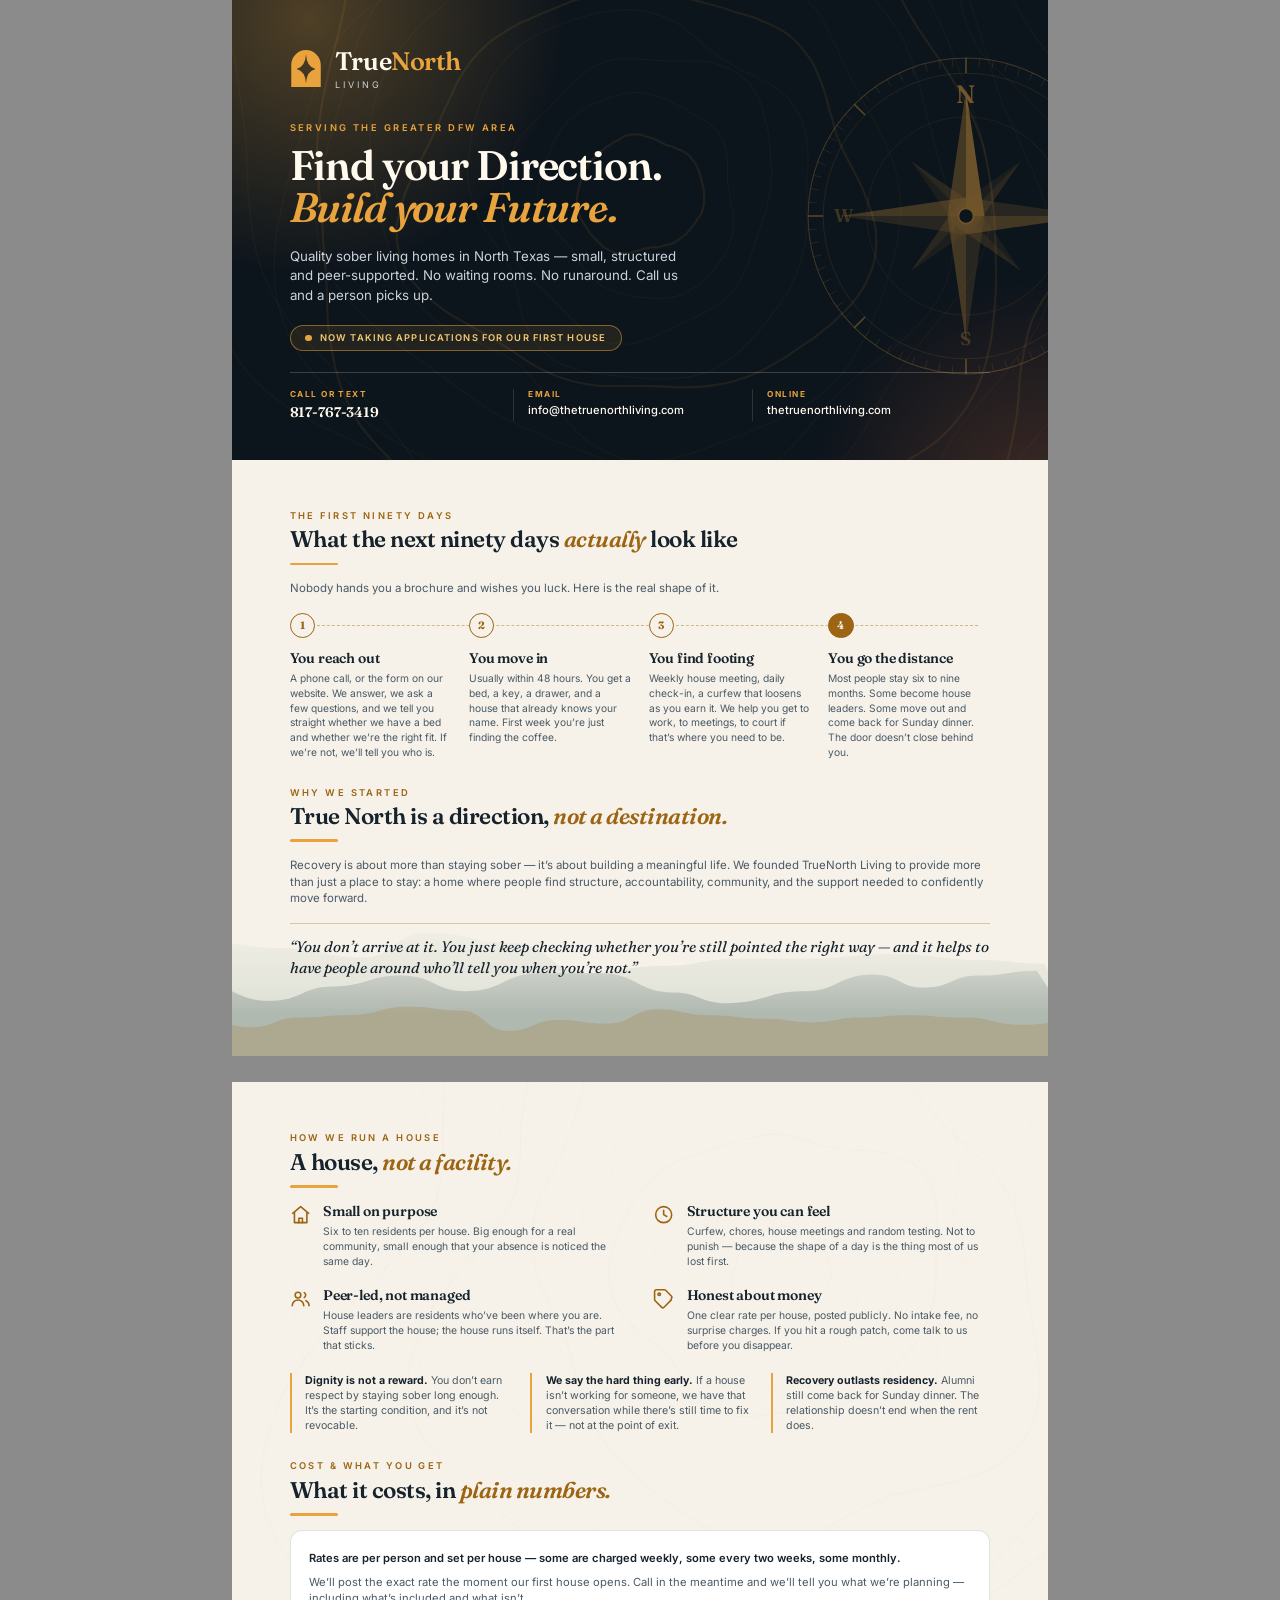
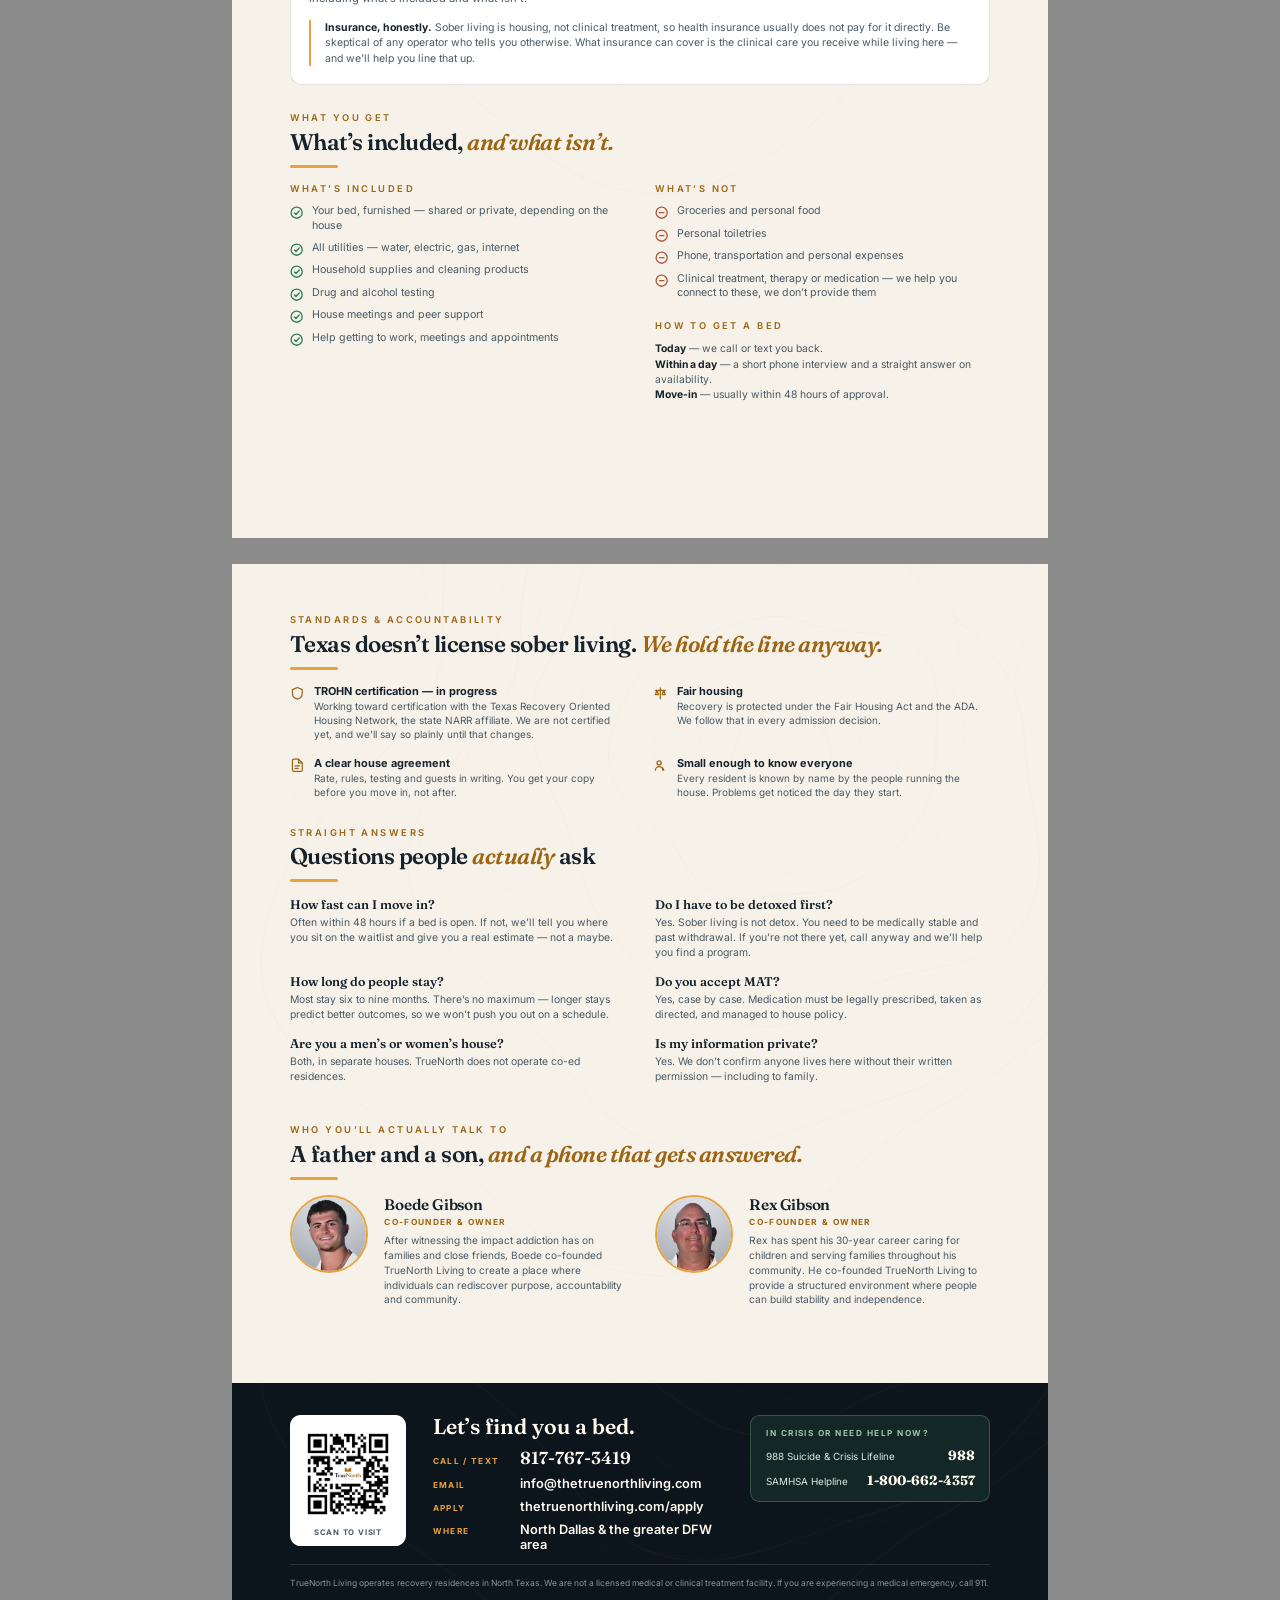
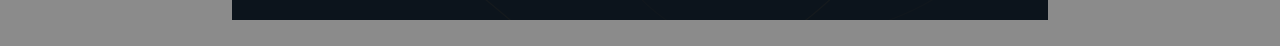
<file: print/truenorth-info-sheet.html>
<!doctype html>
<html lang="en">
<head>
<meta charset="utf-8">
<title>TrueNorth Living — Information Sheet</title>
<link rel="preconnect" href="https://fonts.googleapis.com">
<link rel="preconnect" href="https://fonts.gstatic.com" crossorigin>
<link href="https://fonts.googleapis.com/css2?family=Fraunces:opsz,wght@9..144,400;9..144,500;9..144,600;9..144,700&family=Inter:wght@400;500;600;700&display=swap" rel="stylesheet">
<style>
:root{
  --ink:#0C141C; --ink-2:#121E28; --ink-3:#1A2A36; --pine:#16302B;
  --amber:#E8A33D; --amber-lt:#F5C877; --amber-dk:#9C6413; --clay:#C4643C; --sage:#8AA396;
  --bone:#F6F2E9; --bone-2:#EDE6D8; --text-ink:#16222C; --text-ink-2:#4A5A66;
  --display:"Fraunces","Iowan Old Style",Georgia,serif;
  --sans:"Inter",-apple-system,BlinkMacSystemFont,"Segoe UI",system-ui,sans-serif;
}
*{box-sizing:border-box;margin:0;padding:0}
body{ font-family:var(--sans); color:var(--text-ink); background:#8b8b8b;
  -webkit-print-color-adjust:exact; print-color-adjust:exact; text-rendering:optimizeLegibility }
@page{ size:8.5in 11in; margin:0 }
a{ color:inherit; text-decoration:none }

.page{ width:8.5in; height:11in; background:var(--bone); position:relative; overflow:hidden;
  margin:0 auto 26px; display:flex; flex-direction:column }
@media print{ .page{margin:0} .page + .page{page-break-before:always} }
.body{ padding:.52in .6in; flex:1 1 auto; min-height:0; display:flex; flex-direction:column; position:relative; z-index:2 }

.topo{ position:absolute; inset:0; pointer-events:none; z-index:0 }
.topo svg{ width:100%; height:100%; display:block }

/* ── hero ── */
.hero{ background:var(--ink); color:#F7F3EA; position:relative; overflow:hidden;
  padding:.5in .6in .4in; flex:0 0 auto }
.hero .glow{ position:absolute; z-index:1; width:5.6in; height:5.6in; left:-2in; top:-2.6in;
  background:radial-gradient(circle,rgba(232,163,61,.30),rgba(232,163,61,0) 68%) }
.hero .glow.b{ left:auto; right:-2.4in; top:auto; bottom:-3in; width:5in; height:5in;
  background:radial-gradient(circle,rgba(196,100,60,.28),rgba(196,100,60,0) 68%) }
.hero .topo{ color:var(--amber); opacity:.30 }
.hero .compass{ position:absolute; z-index:1; right:-.9in; top:.5in; width:3.5in; height:3.5in; opacity:.46 }
.hero > .in{ position:relative; z-index:3 }
.lock{ display:flex; align-items:center; gap:10pt }
.wordmark{ font-family:var(--display); font-weight:600; letter-spacing:-.018em; line-height:1; font-size:19pt; color:#FFF9EE }
.wordmark span{ color:var(--amber) }
.lsub{ font-size:6.8pt; letter-spacing:.34em; text-transform:uppercase; color:#C9D3DC; margin-top:4pt }
.eyebrow{ font-size:7pt; font-weight:600; letter-spacing:.26em; text-transform:uppercase; color:var(--amber-dk) }
.eyebrow.lt{ color:var(--amber) }
.hero h1{ font-family:var(--display); font-weight:600; font-size:31pt; line-height:1.02;
  letter-spacing:-.028em; color:#FFF9EE; margin-top:9pt }
.hero h1 em{ font-style:italic; color:var(--amber); display:block }
.hero .sub{ font-size:10pt; line-height:1.45; color:#C9D3DC; margin-top:13pt; max-width:4.3in }
.pill{ display:inline-flex; align-items:center; gap:6pt; margin-top:15pt;
  border:.8pt solid rgba(232,163,61,.5); background:rgba(232,163,61,.10); color:var(--amber-lt);
  border-radius:999px; padding:5pt 11pt; font-size:7pt; font-weight:600; letter-spacing:.12em; text-transform:uppercase }
.pill i{ width:5pt; height:5pt; border-radius:50%; background:var(--amber); display:block }
.strip{ display:flex; gap:0; margin-top:16pt; border-top:.7pt solid rgba(247,243,234,.20); padding-top:12pt }
.strip a{ flex:1; display:block; border-left:.7pt solid rgba(247,243,234,.14); padding-left:11pt }
.strip a:first-child{ border-left:0; padding-left:0 }
.strip .k{ font-size:6.2pt; font-weight:700; letter-spacing:.18em; text-transform:uppercase; color:var(--amber) }
.strip .v{ font-size:10.5pt; font-weight:600; color:#FFF9EE; margin-top:3pt; font-family:var(--display); letter-spacing:-.01em }
.strip .v.sm{ font-family:var(--sans); font-size:8.4pt; font-weight:500; letter-spacing:0 }

/* ── sections ── */
.sec{ margin-top:20pt }
.sec:first-child{ margin-top:0 }
h2{ font-family:var(--display); font-size:17pt; font-weight:600; line-height:1.08;
  letter-spacing:-.022em; margin-top:5pt }
h2 em{ font-style:italic; color:var(--amber-dk) }
.rule{ width:.5in; height:2.2pt; background:var(--amber); border-radius:2pt; margin:8pt 0 11pt }
.lede{ font-size:8.6pt; line-height:1.45; color:var(--text-ink-2); margin-bottom:12pt; max-width:5.2in }
p{ font-size:8.4pt; line-height:1.45 }

/* ── ninety days, horizontal ── */
.steps{ display:flex; gap:13pt; position:relative }
.steps::before{ content:""; position:absolute; left:9pt; right:9pt; top:9.5pt;
  border-top:1pt dashed rgba(156,100,19,.42) }
.stp{ flex:1; position:relative }
.stp .n{ width:19pt; height:19pt; border-radius:50%; background:var(--bone); border:1.3pt solid var(--amber-dk);
  color:var(--amber-dk); display:flex; align-items:center; justify-content:center;
  font-family:var(--display); font-size:8pt; font-weight:700; position:relative; z-index:2 }
.stp:last-child .n{ background:var(--amber-dk); color:var(--bone) }
.stp h3{ font-family:var(--display); font-size:10.5pt; font-weight:600; margin:8pt 0 3pt; letter-spacing:-.012em }
.stp p{ font-size:7.7pt; color:var(--text-ink-2) }

/* ── pillars 2x2 ── */
.grid2{ display:grid; grid-template-columns:1fr 1fr; gap:13pt 20pt }
.pil{ display:flex; gap:9pt }
.pil svg{ flex:0 0 16pt; width:16pt; height:16pt; color:var(--amber-dk); margin-top:1pt }
.pil h3{ font-family:var(--display); font-size:10.5pt; font-weight:600; margin-bottom:2.5pt; letter-spacing:-.012em }
.pil p{ font-size:7.8pt; color:var(--text-ink-2) }

.val{ border-left:2.2pt solid var(--amber); padding-left:10pt; font-size:8pt; line-height:1.42; color:var(--text-ink-2) }
.val b{ color:var(--text-ink) }

/* ── lists ── */
.tick{ list-style:none }
.tick li{ display:flex; gap:7pt; font-size:8pt; line-height:1.38; margin-bottom:5.5pt; color:var(--text-ink-2) }
.tick li svg{ flex:0 0 10pt; width:10pt; height:10pt; margin-top:1.4pt }
.tick.yes li svg{ color:#2E7D52 } .tick.no li svg{ color:#B0563A }

.card{ background:#fff; border:.7pt solid rgba(22,34,44,.13); border-radius:9pt; padding:14pt }
.note{ border-left:2.2pt solid var(--amber); padding-left:10pt; margin-top:10pt }

.std{ display:flex; gap:7pt }
.std svg{ flex:0 0 11pt; width:11pt; height:11pt; color:var(--amber-dk); margin-top:1.5pt }
.std b{ font-size:8.2pt; display:block; margin-bottom:1.5pt }
.std span{ font-size:7.5pt; line-height:1.38; color:var(--text-ink-2); display:block }

.faq q{ font-family:var(--display); font-size:9.4pt; font-weight:600; display:block; quotes:none; margin-bottom:2.5pt }
.faq p{ font-size:7.8pt; color:var(--text-ink-2) }
.faq{ margin-bottom:10pt; break-inside:avoid }

/* ── footer ── */
.foot{ background:var(--ink); color:#F7F3EA; padding:.34in .6in .32in; position:relative; overflow:hidden;
  margin-top:auto; flex:0 0 auto }
.foot .topo{ color:var(--amber); opacity:.16 }
.foot > .in{ position:relative; z-index:3; display:flex; gap:20pt; align-items:flex-start }
.foot h3{ font-family:var(--display); font-size:16pt; font-weight:600; color:#FFF9EE; line-height:1.1 }
.foot .qr{ flex:0 0 1.16in; background:#fff; border-radius:8pt; padding:7pt }
.foot .qr img{ width:1.02in; height:1.02in; display:block }
.foot .qr .cap{ font-size:5.8pt; text-align:center; color:var(--text-ink-2); margin-top:4pt;
  letter-spacing:.1em; text-transform:uppercase; font-weight:700 }
.foot .rows{ flex:1 }
.foot .row{ display:flex; gap:8pt; align-items:baseline; margin-top:6pt }
.foot .row .k{ flex:0 0 .8in; font-size:6.2pt; font-weight:700; letter-spacing:.16em;
  text-transform:uppercase; color:var(--amber) }
.foot .row .v{ font-size:9.6pt; font-weight:600; color:#FFF9EE }
.foot .row .v.big{ font-family:var(--display); font-size:13pt }
.crisis{ background:rgba(22,48,43,.72); border:.6pt solid rgba(157,195,172,.28); border-radius:7pt;
  padding:9pt 11pt; flex:0 0 2.5in; align-self:flex-start }
.crisis .h{ font-size:6.2pt; font-weight:700; letter-spacing:.18em; text-transform:uppercase; color:#9DC3AC }
.crisis .r{ display:flex; justify-content:space-between; align-items:baseline; margin-top:4pt; gap:10pt }
.crisis .r span{ font-size:7.4pt; color:#DCE8E0 }
.crisis .r b{ font-family:var(--display); font-size:10pt; color:#FFF9EE; white-space:nowrap }
.legal{ font-size:6.4pt; line-height:1.45; color:#8496A2; margin-top:9pt;
  border-top:.6pt solid rgba(247,243,234,.14); padding-top:9pt }
.quote{ font-family:var(--display); font-style:italic; font-size:10pt; line-height:1.32; color:#FFF9EE }
.by{ font-size:6.4pt; font-weight:700; letter-spacing:.16em; text-transform:uppercase; color:var(--amber); margin-top:6pt }
.by span{ display:block; color:#8496A2; letter-spacing:.13em; margin-top:2pt }

.pq{ font-family:var(--display); font-style:italic; font-size:11.5pt; line-height:1.34;
  color:var(--text-ink); border-top:1pt solid rgba(156,100,19,.32); padding-top:10pt; margin-top:9pt }
.team{ display:grid; grid-template-columns:1fr 1fr; gap:22pt }
.mem{ display:flex; gap:12pt }
.mem img{ flex:0 0 .82in; width:.82in; height:.82in; border-radius:50%; object-fit:cover;
  border:1.6pt solid var(--amber); background:var(--bone-2) }
.mem h3{ font-family:var(--display); font-size:11.5pt; font-weight:600; letter-spacing:-.014em }
.mem .role{ font-size:6.3pt; font-weight:700; letter-spacing:.16em; text-transform:uppercase;
  color:var(--amber-dk); margin:2.5pt 0 5pt }
.mem p{ font-size:7.6pt; color:var(--text-ink-2) }
.ridge{ position:absolute; left:0; right:0; bottom:0; height:1.5in; z-index:1; pointer-events:none;
  -webkit-mask-image:linear-gradient(to top,#000 30%,transparent);
          mask-image:linear-gradient(to top,#000 30%,transparent) }
.ridge svg{ width:100%; height:100%; display:block }
</style>
</head>
<body>

<!-- ═══════════ PAGE 1 ═══════════ -->
<!-- ═══════════ PAGE 1 ═══════════ -->
<section class="page">
  <div class="hero">
    <div class="glow"></div><div class="glow b"></div>
    <div class="topo"><svg xmlns="http://www.w3.org/2000/svg" viewBox="0 0 700 1000" preserveAspectRatio="xMidYMid slice" aria-hidden="true"><g fill="none" stroke="currentColor" stroke-width="1.15"><path d="M405,470 C405,472 405,475 405,478 C404,480 404,482 403,485 C402,487 401,489 399,491 C398,494 397,495 395,497 C393,499 392,501 390,503 C389,504 387,506 385,507 C383,509 381,510 379,511 C377,512 375,513 372,513 C370,514 368,514 366,515 C364,515 362,515 359,515 C357,516 355,516 353,516 C351,517 349,518 347,518 C344,519 342,520 340,520 C337,520 335,520 332,520 C330,520 327,519 325,518 C323,517 321,516 319,515 C317,513 315,511 313,509 C312,508 310,506 308,504 C307,502 305,500 304,498 C303,496 301,494 300,492 C299,490 298,487 297,485 C296,482 296,480 296,477 C296,475 296,472 296,470 C297,468 297,465 298,463 C298,460 299,458 300,456 C301,454 301,451 303,449 C304,447 305,445 306,443 C307,441 309,440 311,438 C312,436 314,435 316,433 C318,432 319,431 321,429 C323,428 325,427 327,425 C329,424 331,423 333,422 C335,420 337,419 339,419 C342,418 344,418 346,418 C349,418 351,418 353,419 C356,420 358,421 360,421 C362,422 364,423 366,424 C368,425 370,426 372,427 C375,428 377,428 379,429 C381,430 383,431 386,432 C388,433 390,434 392,436 C394,438 395,440 397,442 C398,444 399,446 400,448 C401,451 402,453 402,455 C403,458 404,460 404,463 C405,465 405,468 405,470Z" stroke-opacity="0.3" stroke-width="1.9"/><path d="M427,470 C427,474 428,477 429,481 C430,485 430,489 430,493 C430,496 430,501 429,504 C428,508 427,512 425,516 C424,519 422,523 419,526 C417,530 414,533 412,536 C409,539 406,542 403,545 C400,547 396,550 392,552 C389,554 385,556 381,557 C377,558 373,558 368,559 C364,559 360,559 356,558 C352,558 348,558 344,557 C340,556 336,555 332,554 C329,553 325,552 321,550 C318,549 315,547 312,544 C309,542 306,539 304,536 C301,533 299,529 297,526 C295,523 294,520 292,517 C290,514 288,512 285,509 C283,507 280,504 278,501 C275,499 272,496 270,492 C268,489 266,486 264,482 C263,478 262,474 262,470 C262,466 263,462 264,458 C264,454 266,450 267,447 C268,443 270,439 271,436 C273,432 274,429 276,425 C278,422 280,418 282,415 C284,411 287,408 290,405 C293,403 296,400 299,398 C302,396 306,394 310,392 C313,391 317,389 321,388 C324,386 328,385 332,384 C336,383 340,383 344,382 C348,382 352,382 356,383 C360,384 364,385 367,386 C371,387 375,389 378,391 C382,393 385,394 388,396 C392,398 395,400 398,402 C402,404 405,405 408,408 C411,410 414,413 417,416 C419,419 421,422 422,426 C424,430 424,434 425,438 C425,441 425,445 425,449 C425,453 425,456 425,460 C426,463 426,466 427,470Z" stroke-opacity="0.15" stroke-width="1.05"/><path d="M461,470 C460,475 459,480 458,485 C456,490 454,494 453,499 C451,503 450,508 448,513 C447,517 445,522 443,527 C442,532 440,536 437,541 C435,546 432,550 428,554 C425,558 421,561 417,564 C412,567 408,570 403,572 C398,575 394,577 389,579 C384,581 379,584 374,586 C369,588 364,591 358,593 C353,595 347,597 341,598 C335,598 329,598 324,597 C318,596 312,593 307,590 C302,587 298,583 294,579 C289,575 286,571 282,567 C278,563 274,559 271,555 C267,551 263,548 259,544 C255,540 251,536 248,532 C245,528 241,523 239,518 C237,513 235,508 233,503 C232,497 232,492 231,486 C231,481 231,475 232,470 C232,465 232,459 234,454 C235,449 236,443 238,439 C240,434 242,429 245,424 C248,420 251,416 255,412 C258,408 262,405 266,401 C269,398 273,395 276,391 C280,388 283,384 287,380 C290,377 294,373 298,369 C302,366 306,362 311,360 C316,357 321,356 326,354 C331,353 337,353 342,353 C347,353 353,354 358,354 C363,354 368,355 374,355 C379,355 385,355 391,355 C397,355 403,355 409,356 C415,357 421,359 427,362 C432,364 437,368 441,372 C446,376 449,382 452,387 C454,393 456,399 457,405 C459,410 460,416 461,422 C461,428 462,433 462,439 C463,444 463,449 463,455 C462,460 462,465 461,470Z" stroke-opacity="0.15" stroke-width="1.05"/><path d="M493,470 C493,477 493,483 493,490 C493,496 492,503 492,510 C491,516 489,523 487,530 C485,536 482,542 479,549 C476,555 472,560 468,566 C464,572 460,577 455,583 C451,588 446,594 441,599 C436,604 430,609 424,613 C418,617 411,621 404,623 C397,625 390,627 383,627 C375,628 368,628 361,628 C354,627 346,627 339,626 C332,625 325,625 318,624 C311,623 304,622 297,620 C290,618 283,616 277,612 C271,608 265,602 261,597 C256,591 253,583 250,577 C248,570 246,562 245,556 C243,549 242,543 240,537 C238,531 235,526 232,521 C229,516 225,511 222,506 C218,501 214,495 212,489 C209,483 206,477 205,470 C203,463 202,457 202,450 C202,443 203,436 204,429 C205,422 206,415 208,408 C210,401 212,394 214,387 C217,381 220,374 224,367 C228,361 233,355 238,350 C243,345 249,340 256,336 C262,332 269,329 276,326 C282,324 289,321 296,319 C303,317 310,315 317,313 C325,312 332,311 339,311 C346,311 354,312 361,314 C368,316 374,319 381,322 C387,326 392,331 398,335 C403,340 408,344 413,348 C418,352 423,355 429,358 C434,362 440,364 446,367 C452,370 459,373 465,377 C470,381 476,385 480,391 C484,396 488,403 490,409 C492,416 493,423 494,430 C494,437 494,444 494,450 C493,457 493,463 493,470Z" stroke-opacity="0.15" stroke-width="1.05"/><path d="M543,470 C547,479 550,488 552,498 C553,507 553,517 551,526 C549,535 545,544 540,552 C535,560 528,568 521,574 C515,581 507,586 500,592 C493,597 485,602 478,607 C471,612 463,616 456,620 C448,624 440,627 433,629 C425,632 416,633 408,634 C400,635 392,635 384,635 C376,635 369,634 361,634 C354,634 346,634 339,634 C331,634 324,634 316,634 C308,633 301,632 293,630 C286,628 278,626 271,622 C264,619 257,615 251,611 C244,606 238,602 231,598 C224,593 217,589 209,585 C201,580 193,576 185,571 C177,565 168,559 162,552 C155,545 149,536 146,527 C142,518 141,508 141,499 C142,489 145,479 148,470 C151,461 156,452 160,444 C164,436 168,428 172,420 C176,412 179,405 182,397 C186,390 189,382 193,374 C197,367 201,360 207,353 C212,347 218,341 225,336 C232,331 239,327 246,323 C254,320 261,316 269,313 C276,310 284,307 291,304 C299,302 306,299 314,297 C322,295 330,294 338,293 C346,293 354,293 362,294 C370,296 378,298 385,300 C393,302 401,304 408,306 C416,308 424,310 431,313 C439,315 448,317 455,321 C463,324 471,328 478,333 C484,338 490,345 495,352 C500,359 503,367 506,375 C509,383 511,391 513,399 C516,407 517,415 520,422 C523,430 527,437 531,445 C535,453 540,461 543,470Z" stroke-opacity="0.3" stroke-width="1.9"/><path d="M573,470 C574,480 574,490 572,501 C571,511 569,521 566,530 C563,540 560,550 557,560 C553,569 549,579 545,589 C540,598 535,607 529,616 C523,624 516,632 508,639 C500,646 491,651 482,656 C473,661 463,665 453,669 C444,673 434,677 425,680 C415,684 406,688 396,691 C386,694 376,697 366,698 C355,698 345,698 335,696 C325,693 315,688 306,682 C297,676 290,667 283,659 C276,652 270,643 264,635 C258,628 253,622 247,616 C240,611 233,607 225,603 C218,599 209,596 200,592 C191,588 182,583 174,577 C166,571 159,563 153,555 C147,548 143,538 139,529 C135,520 133,510 130,500 C128,490 125,480 124,470 C122,460 120,449 119,438 C118,427 118,416 119,405 C121,395 124,384 128,373 C132,363 138,354 144,345 C151,336 158,328 166,320 C174,313 182,306 191,300 C199,293 208,287 217,282 C226,277 236,272 246,269 C256,266 267,264 277,264 C287,264 298,266 308,268 C318,270 328,273 337,276 C346,278 354,281 363,282 C372,284 380,284 389,283 C398,283 407,281 417,280 C427,280 438,279 448,281 C458,282 468,285 477,290 C485,295 493,302 500,310 C506,317 511,327 515,336 C520,344 523,354 527,362 C531,371 536,379 540,387 C544,396 550,404 554,413 C559,422 563,431 567,440 C570,450 572,460 573,470Z" stroke-opacity="0.15" stroke-width="1.05"/><path d="M614,470 C616,482 619,495 619,507 C619,519 617,532 613,544 C609,555 602,566 594,576 C586,586 576,594 567,602 C557,610 547,616 539,623 C530,631 522,638 514,646 C507,654 500,663 493,672 C485,681 477,690 468,698 C459,705 449,713 438,717 C427,721 414,722 402,722 C391,722 378,719 367,716 C355,713 344,708 334,704 C324,699 314,695 304,691 C294,687 285,684 275,680 C266,676 257,672 247,668 C238,664 229,659 220,654 C212,648 203,642 195,636 C186,630 178,624 169,617 C160,611 150,604 141,597 C131,590 121,582 112,573 C103,564 94,554 87,544 C81,533 76,520 74,508 C71,496 72,482 73,470 C74,458 78,445 81,433 C84,421 88,409 91,397 C94,386 97,374 101,362 C104,350 108,337 113,326 C119,315 125,303 134,294 C143,285 154,278 166,273 C178,268 192,266 205,264 C218,263 232,265 244,265 C256,266 267,268 278,268 C289,267 298,266 307,265 C317,263 326,259 335,256 C345,253 355,249 365,247 C376,245 386,244 397,244 C408,243 419,245 429,247 C440,249 451,252 461,255 C472,258 483,262 494,267 C504,271 515,276 525,283 C535,289 545,296 553,305 C561,313 568,323 574,334 C580,344 584,356 587,367 C591,378 593,390 596,401 C599,412 602,423 605,435 C608,446 612,458 614,470Z" stroke-opacity="0.15" stroke-width="1.05"/><path d="M652,470 C652,484 651,498 647,511 C643,524 637,537 629,548 C622,560 613,570 604,580 C596,591 587,600 580,610 C572,620 566,630 559,640 C553,651 548,663 541,674 C533,685 526,697 516,706 C507,714 495,722 483,727 C471,731 456,732 443,731 C430,731 415,727 403,724 C390,721 378,716 367,714 C355,712 345,710 334,710 C322,710 311,712 300,713 C288,714 275,717 262,717 C249,717 236,717 223,715 C210,713 197,709 185,704 C172,699 160,693 148,686 C136,679 124,672 113,663 C102,654 90,645 80,634 C70,624 60,612 53,599 C46,586 41,572 38,557 C36,543 36,528 37,513 C38,498 42,484 45,470 C48,456 52,443 56,430 C60,416 63,403 67,391 C71,378 75,365 81,353 C87,342 95,330 104,321 C114,311 126,304 138,298 C151,292 165,289 178,286 C191,283 204,282 215,279 C227,277 236,274 246,268 C255,263 262,255 271,247 C280,239 288,228 298,219 C308,210 319,200 331,194 C343,188 357,183 370,181 C383,179 397,181 410,183 C423,185 435,190 448,194 C460,199 473,204 485,210 C497,216 509,221 521,228 C532,235 544,242 555,251 C565,260 575,270 583,280 C591,291 598,303 604,315 C610,327 615,340 620,353 C625,365 629,378 633,391 C638,403 642,416 645,429 C648,443 652,456 652,470Z" stroke-opacity="0.15" stroke-width="1.05"/><path d="M652,470 C654,484 654,498 655,512 C655,526 656,541 655,555 C654,570 653,586 650,600 C647,615 643,630 635,644 C628,657 618,669 607,679 C596,689 581,697 568,704 C555,711 540,715 527,721 C514,727 502,732 490,740 C478,748 468,757 456,767 C444,777 432,790 418,800 C405,809 390,820 374,825 C359,830 341,833 325,831 C309,830 293,824 278,816 C263,809 250,798 237,787 C225,777 213,766 202,755 C191,745 180,736 169,726 C158,717 147,708 137,698 C127,688 117,678 109,666 C102,654 95,641 91,627 C87,614 85,600 83,586 C81,572 82,559 81,545 C80,532 79,520 78,507 C78,495 76,483 75,470 C74,457 73,445 73,432 C73,419 75,406 77,393 C79,381 82,368 85,355 C89,342 92,329 95,315 C98,301 100,286 103,269 C107,253 109,235 115,218 C120,201 127,182 136,167 C146,153 159,139 174,130 C188,121 206,116 224,115 C241,113 260,117 277,120 C295,124 311,131 327,136 C343,141 357,147 372,151 C386,155 400,157 414,160 C429,163 443,164 457,169 C471,174 485,179 497,187 C508,195 519,206 528,217 C538,228 544,242 551,255 C558,267 563,280 569,292 C575,304 581,315 588,326 C594,336 602,346 609,357 C616,368 624,380 630,392 C636,404 641,416 645,430 C648,443 650,456 652,470Z" stroke-opacity="0.3" stroke-width="1.9"/><path d="M695,470 C700,486 705,503 705,519 C706,535 703,552 698,567 C693,583 683,597 673,610 C664,624 652,635 642,648 C632,660 622,671 614,685 C606,699 600,714 593,730 C586,746 580,765 570,782 C561,799 551,818 537,831 C524,844 507,856 489,862 C472,868 452,870 433,868 C414,867 394,861 376,854 C358,848 341,839 325,831 C309,823 294,815 280,807 C266,799 252,791 239,782 C226,773 214,764 203,754 C192,743 182,732 173,721 C164,709 157,697 148,686 C140,675 132,664 123,654 C114,644 105,635 94,625 C84,615 73,606 63,595 C53,584 43,571 36,558 C29,545 23,530 20,515 C16,501 16,485 14,470 C13,455 13,440 12,423 C10,407 8,391 5,373 C3,356 -2,336 -3,317 C-4,297 -5,276 -1,257 C3,238 11,218 22,203 C34,189 50,176 68,168 C85,159 107,156 126,153 C146,150 167,152 185,151 C203,151 220,151 236,150 C252,148 267,145 282,142 C297,139 312,134 327,131 C342,129 358,126 373,127 C389,128 405,131 420,135 C434,139 449,146 463,153 C476,160 489,168 502,176 C516,184 528,191 541,199 C554,208 566,216 578,226 C589,236 600,247 609,259 C618,272 625,286 631,299 C637,313 640,328 645,342 C650,356 653,370 658,384 C663,398 670,411 676,425 C682,440 690,454 695,470Z" stroke-opacity="0.15" stroke-width="1.05"/><path d="M776,470 C780,489 781,510 778,529 C776,548 768,567 759,585 C750,602 738,618 726,633 C715,649 703,663 691,677 C679,691 668,705 656,719 C643,732 631,745 618,757 C604,768 589,779 574,788 C559,796 542,803 526,810 C510,817 494,822 477,828 C461,834 445,840 428,846 C411,852 395,860 377,864 C359,868 340,873 323,872 C305,871 286,867 269,859 C253,851 237,837 224,823 C212,809 202,790 192,775 C182,760 175,743 166,731 C157,718 148,708 136,699 C124,690 110,685 95,677 C81,670 63,663 49,653 C34,643 20,631 10,618 C-1,604 -8,588 -13,572 C-18,556 -19,538 -21,521 C-23,504 -23,487 -25,470 C-27,453 -30,436 -33,417 C-37,399 -42,379 -44,359 C-47,339 -49,318 -48,297 C-46,277 -41,256 -33,237 C-25,218 -13,201 0,185 C13,170 30,157 47,145 C63,134 82,124 100,116 C118,107 137,100 156,96 C175,92 195,89 215,90 C235,91 255,96 273,102 C292,108 310,119 327,128 C343,137 357,148 371,156 C386,164 398,170 412,173 C426,176 439,175 455,175 C471,174 488,170 505,170 C523,170 542,170 559,174 C575,179 592,187 605,197 C617,208 627,223 637,237 C646,251 651,267 659,282 C667,297 674,311 683,325 C692,340 704,353 715,368 C726,383 741,398 751,415 C761,432 771,451 776,470Z" stroke-opacity="0.15" stroke-width="1.05"/><path d="M738,470 C743,487 743,506 742,524 C741,542 735,559 731,577 C727,594 721,611 717,629 C712,647 709,666 705,686 C701,706 699,728 692,748 C686,769 678,791 667,810 C656,828 641,846 625,859 C609,873 589,884 569,893 C549,901 528,907 507,911 C486,916 465,919 444,921 C423,923 402,924 381,922 C360,920 339,917 320,910 C300,904 281,894 264,882 C247,871 232,856 217,843 C203,830 191,815 177,804 C163,793 150,784 134,776 C118,768 100,764 82,757 C65,749 44,743 27,733 C10,723 -7,710 -18,694 C-29,678 -36,658 -39,639 C-42,620 -38,597 -34,578 C-30,558 -22,538 -17,520 C-13,503 -8,487 -7,470 C-6,453 -8,438 -10,421 C-12,403 -18,385 -19,366 C-21,348 -23,328 -20,309 C-17,291 -11,272 -3,256 C6,239 18,224 29,209 C41,194 55,182 68,168 C80,154 93,140 107,125 C120,111 133,95 148,81 C164,67 180,52 198,41 C215,30 235,21 255,15 C275,9 297,6 318,4 C339,2 361,3 382,4 C403,5 425,6 446,10 C467,13 489,16 509,24 C529,31 549,41 565,55 C581,69 596,87 606,108 C616,128 621,154 624,177 C627,200 625,225 625,247 C625,268 622,287 625,303 C627,319 632,331 640,344 C648,357 662,367 674,379 C686,392 701,405 712,420 C723,435 733,453 738,470Z" stroke-opacity="0.15" stroke-width="1.05"/><path d="M782,470 C765,490 743,506 728,522 C713,538 700,551 692,566 C683,581 681,596 678,612 C674,629 676,648 672,666 C669,684 665,704 657,720 C650,737 638,752 625,764 C612,777 596,786 580,796 C565,806 549,814 533,824 C518,835 504,846 488,859 C473,872 458,888 440,903 C422,917 403,933 382,945 C362,956 339,966 316,971 C293,975 269,976 245,973 C222,971 199,964 177,957 C155,949 133,939 113,928 C92,917 71,905 53,890 C35,875 18,859 5,840 C-9,821 -19,798 -26,776 C-33,753 -35,728 -36,705 C-37,682 -34,658 -34,637 C-35,616 -34,597 -38,579 C-42,560 -49,544 -57,526 C-65,508 -78,490 -86,470 C-94,450 -103,428 -105,407 C-107,387 -104,364 -96,345 C-88,326 -72,308 -57,293 C-41,278 -20,267 -3,255 C14,244 32,235 46,223 C61,211 72,199 83,184 C95,170 103,153 115,137 C127,121 139,104 153,90 C168,77 185,65 203,57 C221,48 241,44 261,41 C280,38 301,38 320,37 C340,36 360,36 380,35 C400,34 420,31 441,30 C462,29 485,28 506,30 C528,32 551,36 572,42 C593,49 613,59 632,70 C652,81 670,94 689,107 C707,121 726,134 744,149 C762,164 782,180 798,198 C814,216 831,235 840,257 C849,279 856,304 854,329 C853,353 844,380 832,404 C820,427 799,450 782,470Z" stroke-opacity="0.3" stroke-width="1.9"/><path d="M844,470 C855,492 862,517 863,541 C864,564 858,588 850,610 C842,632 828,652 816,673 C805,693 792,711 782,733 C772,754 764,776 755,800 C747,824 740,851 729,876 C717,900 704,927 686,947 C668,966 645,983 621,993 C596,1002 566,1004 539,1002 C512,1000 482,989 456,980 C430,970 405,955 382,944 C360,932 340,919 320,908 C301,897 283,887 266,876 C248,865 232,855 217,844 C202,833 188,820 174,809 C160,798 148,787 133,778 C118,768 103,761 85,754 C67,746 46,742 25,734 C4,727 -21,720 -42,709 C-63,697 -85,683 -101,666 C-116,649 -128,627 -135,606 C-142,585 -142,560 -143,538 C-144,515 -140,493 -140,470 C-140,447 -141,426 -143,402 C-145,379 -152,354 -155,329 C-157,303 -163,274 -160,248 C-158,222 -152,194 -140,172 C-127,150 -107,130 -85,116 C-63,102 -34,93 -8,86 C18,80 47,79 71,75 C96,71 118,69 139,63 C160,58 178,49 197,41 C217,32 235,20 255,11 C275,3 296,-6 317,-10 C339,-14 361,-15 383,-13 C405,-11 427,-5 447,1 C468,7 488,16 508,25 C528,34 547,43 566,54 C584,64 603,76 618,90 C634,104 648,121 659,139 C670,157 678,178 684,198 C690,218 693,240 698,259 C703,277 707,295 716,311 C724,328 736,342 750,358 C764,374 784,390 799,408 C815,427 833,448 844,470Z" stroke-opacity="0.15" stroke-width="1.05"/><path d="M847,470 C839,493 827,514 819,534 C810,555 802,575 794,594 C786,614 781,634 773,654 C765,673 757,693 746,711 C735,729 722,745 707,761 C693,776 676,788 660,802 C644,815 628,827 613,842 C597,857 584,874 568,892 C553,910 539,932 521,950 C503,968 482,989 460,1000 C438,1012 412,1021 388,1021 C363,1021 337,1013 314,1003 C290,992 269,973 248,959 C228,945 211,928 191,917 C171,907 152,900 129,896 C106,892 80,894 53,891 C25,889 -7,889 -35,882 C-63,875 -93,864 -115,848 C-137,832 -156,809 -169,786 C-183,762 -189,733 -195,707 C-200,680 -200,651 -201,624 C-202,598 -202,571 -201,546 C-200,520 -199,495 -195,470 C-192,445 -186,420 -177,398 C-168,375 -155,352 -140,333 C-125,313 -106,296 -88,280 C-71,263 -52,250 -35,236 C-19,221 -4,208 10,194 C25,179 37,164 51,150 C65,136 79,121 96,110 C113,99 131,91 150,84 C169,78 189,76 209,72 C228,68 246,67 265,59 C283,52 300,42 320,28 C340,13 360,-8 384,-27 C408,-47 436,-72 466,-88 C495,-103 530,-118 560,-122 C591,-125 623,-120 649,-108 C675,-96 698,-72 716,-49 C734,-25 746,6 758,33 C770,60 778,89 787,114 C797,140 807,163 817,186 C827,209 839,231 848,254 C856,277 865,301 868,325 C871,349 871,375 867,399 C864,423 855,447 847,470Z" stroke-opacity="0.15" stroke-width="1.05"/><path d="M827,470 C820,491 807,512 795,531 C783,550 766,566 755,583 C743,601 733,615 729,634 C725,654 727,675 731,701 C734,728 745,761 749,795 C754,829 760,870 757,905 C753,940 744,978 728,1006 C712,1033 687,1056 661,1071 C635,1086 602,1091 572,1095 C542,1099 510,1096 480,1094 C450,1093 421,1090 392,1088 C364,1086 336,1086 308,1082 C280,1078 252,1075 226,1066 C200,1057 174,1045 151,1029 C129,1014 108,992 90,972 C72,951 58,927 43,905 C28,883 16,862 2,842 C-11,822 -25,804 -37,785 C-50,766 -63,747 -73,727 C-83,707 -91,685 -95,663 C-100,642 -100,618 -102,597 C-103,575 -101,553 -103,532 C-106,511 -110,492 -117,470 C-125,448 -138,426 -148,401 C-159,377 -175,349 -182,321 C-189,293 -194,262 -190,236 C-185,209 -172,183 -155,163 C-138,143 -110,128 -85,116 C-61,103 -30,98 -6,89 C18,80 41,73 61,61 C81,48 96,32 113,13 C130,-6 145,-32 164,-53 C183,-75 204,-100 228,-117 C252,-133 280,-147 307,-154 C335,-160 365,-159 393,-156 C421,-153 449,-144 476,-135 C503,-126 528,-115 554,-104 C579,-92 605,-81 628,-67 C652,-53 676,-38 696,-20 C716,-1 734,21 747,45 C761,68 770,96 778,122 C785,148 788,176 793,201 C797,226 800,249 805,272 C810,295 817,316 821,338 C826,360 833,382 834,404 C834,426 833,449 827,470Z" stroke-opacity="0.15" stroke-width="1.05"/><path d="M975,470 C992,498 1002,530 1006,560 C1009,590 1004,622 998,652 C992,681 980,710 969,739 C958,768 946,796 933,824 C919,852 905,882 887,907 C869,933 848,958 824,977 C799,997 770,1013 740,1023 C711,1034 677,1038 646,1041 C614,1043 582,1041 553,1040 C523,1039 495,1037 467,1035 C440,1033 414,1032 388,1027 C362,1022 337,1016 313,1006 C290,995 267,979 248,962 C228,945 212,921 196,903 C181,884 169,863 154,849 C138,836 123,827 102,822 C80,817 54,819 24,819 C-5,818 -43,821 -76,817 C-109,812 -147,804 -174,789 C-201,774 -225,751 -239,726 C-253,701 -257,669 -258,640 C-259,611 -250,580 -245,552 C-241,523 -233,497 -231,470 C-228,443 -229,418 -230,390 C-231,363 -236,334 -237,306 C-237,277 -237,246 -231,218 C-224,190 -213,161 -198,137 C-183,112 -162,90 -141,70 C-121,50 -97,33 -75,15 C-52,-2 -30,-19 -7,-36 C16,-52 39,-69 64,-82 C89,-95 115,-108 142,-115 C169,-122 199,-124 227,-123 C255,-121 284,-114 311,-107 C337,-101 363,-91 388,-85 C413,-79 437,-74 462,-70 C487,-66 514,-67 539,-62 C564,-57 592,-53 615,-41 C638,-29 660,-12 675,10 C690,32 699,62 705,90 C711,118 708,151 709,178 C711,204 707,229 713,249 C719,269 729,283 746,298 C763,313 790,323 817,339 C843,355 878,372 904,394 C931,416 958,442 975,470Z" stroke-opacity="0.3" stroke-width="1.9"/></g></svg></div>
    <div class="compass"><svg xmlns="http://www.w3.org/2000/svg" viewBox="0 0 400 400" aria-hidden="true"><g fill="none" stroke="#E8A33D"><circle cx="200" cy="200" r="188" stroke-opacity=".55" stroke-width="1.2"/><circle cx="200" cy="200" r="170" stroke-opacity=".30" stroke-width="1"/><circle cx="200" cy="200" r="118" stroke-opacity=".22" stroke-width="1"/><line x1="200.0" y1="30.0" x2="200.0" y2="12.0" stroke-width="1.9" stroke-opacity="0.75"/><line x1="215.5" y1="22.7" x2="216.4" y2="12.7" stroke-width="0.9" stroke-opacity="0.35"/><line x1="230.9" y1="24.7" x2="232.6" y2="14.9" stroke-width="0.9" stroke-opacity="0.35"/><line x1="246.1" y1="28.1" x2="248.7" y2="18.4" stroke-width="0.9" stroke-opacity="0.35"/><line x1="260.9" y1="32.7" x2="264.3" y2="23.3" stroke-width="0.9" stroke-opacity="0.35"/><line x1="275.2" y1="38.7" x2="279.5" y2="29.6" stroke-width="0.9" stroke-opacity="0.35"/><line x1="289.0" y1="45.8" x2="294.0" y2="37.2" stroke-width="0.9" stroke-opacity="0.35"/><line x1="302.1" y1="54.2" x2="307.8" y2="46.0" stroke-width="0.9" stroke-opacity="0.35"/><line x1="314.4" y1="63.6" x2="320.8" y2="56.0" stroke-width="0.9" stroke-opacity="0.35"/><line x1="320.2" y1="79.8" x2="332.9" y2="67.1" stroke-width="1.9" stroke-opacity="0.75"/><line x1="336.4" y1="85.6" x2="344.0" y2="79.2" stroke-width="0.9" stroke-opacity="0.35"/><line x1="345.8" y1="97.9" x2="354.0" y2="92.2" stroke-width="0.9" stroke-opacity="0.35"/><line x1="354.2" y1="111.0" x2="362.8" y2="106.0" stroke-width="0.9" stroke-opacity="0.35"/><line x1="361.3" y1="124.8" x2="370.4" y2="120.5" stroke-width="0.9" stroke-opacity="0.35"/><line x1="367.3" y1="139.1" x2="376.7" y2="135.7" stroke-width="0.9" stroke-opacity="0.35"/><line x1="371.9" y1="153.9" x2="381.6" y2="151.3" stroke-width="0.9" stroke-opacity="0.35"/><line x1="375.3" y1="169.1" x2="385.1" y2="167.4" stroke-width="0.9" stroke-opacity="0.35"/><line x1="377.3" y1="184.5" x2="387.3" y2="183.6" stroke-width="0.9" stroke-opacity="0.35"/><line x1="370.0" y1="200.0" x2="388.0" y2="200.0" stroke-width="1.9" stroke-opacity="0.75"/><line x1="377.3" y1="215.5" x2="387.3" y2="216.4" stroke-width="0.9" stroke-opacity="0.35"/><line x1="375.3" y1="230.9" x2="385.1" y2="232.6" stroke-width="0.9" stroke-opacity="0.35"/><line x1="371.9" y1="246.1" x2="381.6" y2="248.7" stroke-width="0.9" stroke-opacity="0.35"/><line x1="367.3" y1="260.9" x2="376.7" y2="264.3" stroke-width="0.9" stroke-opacity="0.35"/><line x1="361.3" y1="275.2" x2="370.4" y2="279.5" stroke-width="0.9" stroke-opacity="0.35"/><line x1="354.2" y1="289.0" x2="362.8" y2="294.0" stroke-width="0.9" stroke-opacity="0.35"/><line x1="345.8" y1="302.1" x2="354.0" y2="307.8" stroke-width="0.9" stroke-opacity="0.35"/><line x1="336.4" y1="314.4" x2="344.0" y2="320.8" stroke-width="0.9" stroke-opacity="0.35"/><line x1="320.2" y1="320.2" x2="332.9" y2="332.9" stroke-width="1.9" stroke-opacity="0.75"/><line x1="314.4" y1="336.4" x2="320.8" y2="344.0" stroke-width="0.9" stroke-opacity="0.35"/><line x1="302.1" y1="345.8" x2="307.8" y2="354.0" stroke-width="0.9" stroke-opacity="0.35"/><line x1="289.0" y1="354.2" x2="294.0" y2="362.8" stroke-width="0.9" stroke-opacity="0.35"/><line x1="275.2" y1="361.3" x2="279.5" y2="370.4" stroke-width="0.9" stroke-opacity="0.35"/><line x1="260.9" y1="367.3" x2="264.3" y2="376.7" stroke-width="0.9" stroke-opacity="0.35"/><line x1="246.1" y1="371.9" x2="248.7" y2="381.6" stroke-width="0.9" stroke-opacity="0.35"/><line x1="230.9" y1="375.3" x2="232.6" y2="385.1" stroke-width="0.9" stroke-opacity="0.35"/><line x1="215.5" y1="377.3" x2="216.4" y2="387.3" stroke-width="0.9" stroke-opacity="0.35"/><line x1="200.0" y1="370.0" x2="200.0" y2="388.0" stroke-width="1.9" stroke-opacity="0.75"/><line x1="184.5" y1="377.3" x2="183.6" y2="387.3" stroke-width="0.9" stroke-opacity="0.35"/><line x1="169.1" y1="375.3" x2="167.4" y2="385.1" stroke-width="0.9" stroke-opacity="0.35"/><line x1="153.9" y1="371.9" x2="151.3" y2="381.6" stroke-width="0.9" stroke-opacity="0.35"/><line x1="139.1" y1="367.3" x2="135.7" y2="376.7" stroke-width="0.9" stroke-opacity="0.35"/><line x1="124.8" y1="361.3" x2="120.5" y2="370.4" stroke-width="0.9" stroke-opacity="0.35"/><line x1="111.0" y1="354.2" x2="106.0" y2="362.8" stroke-width="0.9" stroke-opacity="0.35"/><line x1="97.9" y1="345.8" x2="92.2" y2="354.0" stroke-width="0.9" stroke-opacity="0.35"/><line x1="85.6" y1="336.4" x2="79.2" y2="344.0" stroke-width="0.9" stroke-opacity="0.35"/><line x1="79.8" y1="320.2" x2="67.1" y2="332.9" stroke-width="1.9" stroke-opacity="0.75"/><line x1="63.6" y1="314.4" x2="56.0" y2="320.8" stroke-width="0.9" stroke-opacity="0.35"/><line x1="54.2" y1="302.1" x2="46.0" y2="307.8" stroke-width="0.9" stroke-opacity="0.35"/><line x1="45.8" y1="289.0" x2="37.2" y2="294.0" stroke-width="0.9" stroke-opacity="0.35"/><line x1="38.7" y1="275.2" x2="29.6" y2="279.5" stroke-width="0.9" stroke-opacity="0.35"/><line x1="32.7" y1="260.9" x2="23.3" y2="264.3" stroke-width="0.9" stroke-opacity="0.35"/><line x1="28.1" y1="246.1" x2="18.4" y2="248.7" stroke-width="0.9" stroke-opacity="0.35"/><line x1="24.7" y1="230.9" x2="14.9" y2="232.6" stroke-width="0.9" stroke-opacity="0.35"/><line x1="22.7" y1="215.5" x2="12.7" y2="216.4" stroke-width="0.9" stroke-opacity="0.35"/><line x1="30.0" y1="200.0" x2="12.0" y2="200.0" stroke-width="1.9" stroke-opacity="0.75"/><line x1="22.7" y1="184.5" x2="12.7" y2="183.6" stroke-width="0.9" stroke-opacity="0.35"/><line x1="24.7" y1="169.1" x2="14.9" y2="167.4" stroke-width="0.9" stroke-opacity="0.35"/><line x1="28.1" y1="153.9" x2="18.4" y2="151.3" stroke-width="0.9" stroke-opacity="0.35"/><line x1="32.7" y1="139.1" x2="23.3" y2="135.7" stroke-width="0.9" stroke-opacity="0.35"/><line x1="38.7" y1="124.8" x2="29.6" y2="120.5" stroke-width="0.9" stroke-opacity="0.35"/><line x1="45.8" y1="111.0" x2="37.2" y2="106.0" stroke-width="0.9" stroke-opacity="0.35"/><line x1="54.2" y1="97.9" x2="46.0" y2="92.2" stroke-width="0.9" stroke-opacity="0.35"/><line x1="63.6" y1="85.6" x2="56.0" y2="79.2" stroke-width="0.9" stroke-opacity="0.35"/><line x1="79.8" y1="79.8" x2="67.1" y2="67.1" stroke-width="1.9" stroke-opacity="0.75"/><line x1="85.6" y1="63.6" x2="79.2" y2="56.0" stroke-width="0.9" stroke-opacity="0.35"/><line x1="97.9" y1="54.2" x2="92.2" y2="46.0" stroke-width="0.9" stroke-opacity="0.35"/><line x1="111.0" y1="45.8" x2="106.0" y2="37.2" stroke-width="0.9" stroke-opacity="0.35"/><line x1="124.8" y1="38.7" x2="120.5" y2="29.6" stroke-width="0.9" stroke-opacity="0.35"/><line x1="139.1" y1="32.7" x2="135.7" y2="23.3" stroke-width="0.9" stroke-opacity="0.35"/><line x1="153.9" y1="28.1" x2="151.3" y2="18.4" stroke-width="0.9" stroke-opacity="0.35"/><line x1="169.1" y1="24.7" x2="167.4" y2="14.9" stroke-width="0.9" stroke-opacity="0.35"/><line x1="184.5" y1="22.7" x2="183.6" y2="12.7" stroke-width="0.9" stroke-opacity="0.35"/></g><path d="M200,200 L212.0,212.0 L265.1,134.9Z" fill="#E8A33D" fill-opacity="0.3"/><path d="M200,200 L188.0,188.0 L265.1,134.9Z" fill="#E8A33D" fill-opacity="0.16"/><path d="M200,200 L188.0,212.0 L265.1,265.1Z" fill="#E8A33D" fill-opacity="0.3"/><path d="M200,200 L212.0,188.0 L265.1,265.1Z" fill="#E8A33D" fill-opacity="0.16"/><path d="M200,200 L188.0,188.0 L134.9,265.1Z" fill="#E8A33D" fill-opacity="0.3"/><path d="M200,200 L212.0,212.0 L134.9,265.1Z" fill="#E8A33D" fill-opacity="0.16"/><path d="M200,200 L212.0,188.0 L134.9,134.9Z" fill="#E8A33D" fill-opacity="0.3"/><path d="M200,200 L188.0,212.0 L134.9,134.9Z" fill="#E8A33D" fill-opacity="0.16"/><path d="M200,200 L200.0,222.0 L350.0,200.0Z" fill="#E8A33D" fill-opacity="0.55"/><path d="M200,200 L200.0,178.0 L350.0,200.0Z" fill="#E8A33D" fill-opacity="0.28"/><path d="M200,200 L178.0,200.0 L200.0,350.0Z" fill="#E8A33D" fill-opacity="0.55"/><path d="M200,200 L222.0,200.0 L200.0,350.0Z" fill="#E8A33D" fill-opacity="0.28"/><path d="M200,200 L200.0,178.0 L50.0,200.0Z" fill="#E8A33D" fill-opacity="0.55"/><path d="M200,200 L200.0,222.0 L50.0,200.0Z" fill="#E8A33D" fill-opacity="0.28"/><path d="M200,200 L222.0,200.0 L200.0,50.0Z" fill="#E8A33D" fill-opacity="0.95"/><path d="M200,200 L178.0,200.0 L200.0,50.0Z" fill="#E8A33D" fill-opacity="0.55"/><circle cx="200" cy="200" r="9" fill="#0C141C" stroke="#E8A33D" stroke-width="2"/><text x="200.0" y="54.0" fill="#E8A33D" fill-opacity="1" font-size="30" font-family="Fraunces,Georgia,serif" font-weight="600" text-anchor="middle" dominant-baseline="central">N</text><text x="346.0" y="200.0" fill="#E8A33D" fill-opacity="0.5" font-size="22" font-family="Fraunces,Georgia,serif" font-weight="600" text-anchor="middle" dominant-baseline="central">E</text><text x="200.0" y="346.0" fill="#E8A33D" fill-opacity="0.5" font-size="22" font-family="Fraunces,Georgia,serif" font-weight="600" text-anchor="middle" dominant-baseline="central">S</text><text x="54.0" y="200.0" fill="#E8A33D" fill-opacity="0.5" font-size="22" font-family="Fraunces,Georgia,serif" font-weight="600" text-anchor="middle" dominant-baseline="central">W</text></svg></div>
    <div class="in">
      <div class="lock">
        <svg width="32" height="39" viewBox="20 18 60 74" aria-hidden="true"><path fill-rule="evenodd" fill="#E8A33D" d="M22 90 L22 48 A28 28 0 0 1 78 48 L78 90 Z M50 28 Q51.3 52 68 56 Q51.3 60 50 83 Q48.7 60 32 56 Q48.7 52 50 28 Z"/></svg>
        <div><div class="wordmark">True<span>North</span></div><div class="lsub">Living</div></div>
      </div>
      <div class="eyebrow lt" style="margin-top:.34in">Serving the greater DFW area</div>
      <h1>Find your Direction.<em>Build your Future.</em></h1>
      <p class="sub">Quality sober living homes in North Texas — small, structured and peer-supported. No waiting rooms. No runaround. Call us and a person picks up.</p>
      <div><span class="pill"><i></i>Now taking applications for our first house</span></div>
      <div class="strip">
        <a href="tel:+18177673419"><div class="k">Call or text</div><div class="v">817-767-3419</div></a>
        <a href="mailto:info@thetruenorthliving.com"><div class="k">Email</div><div class="v sm">info@thetruenorthliving.com</div></a>
        <a href="https://www.thetruenorthliving.com"><div class="k">Online</div><div class="v sm">thetruenorthliving.com</div></a>
      </div>
    </div>
  </div>

  <div class="body">
    <div class="sec">
      <div class="eyebrow">The first ninety days</div>
      <h2>What the next ninety days <em>actually</em> look like</h2>
      <div class="rule"></div>
      <p class="lede">Nobody hands you a brochure and wishes you luck. Here is the real shape of it.</p>
      <div class="steps">
        <div class="stp"><div class="n">1</div><h3>You reach out</h3><p>A phone call, or the form on our website. We answer, we ask a few questions, and we tell you straight whether we have a bed and whether we&rsquo;re the right fit. If we&rsquo;re not, we&rsquo;ll tell you who is.</p></div>
        <div class="stp"><div class="n">2</div><h3>You move in</h3><p>Usually within 48 hours. You get a bed, a key, a drawer, and a house that already knows your name. First week you&rsquo;re just finding the coffee.</p></div>
        <div class="stp"><div class="n">3</div><h3>You find footing</h3><p>Weekly house meeting, daily check-in, a curfew that loosens as you earn it. We help you get to work, to meetings, to court if that&rsquo;s where you need to be.</p></div>
        <div class="stp"><div class="n">4</div><h3>You go the distance</h3><p>Most people stay six to nine months. Some become house leaders. Some move out and come back for Sunday dinner. The door doesn&rsquo;t close behind you.</p></div>
      </div>
    </div>

    <div class="sec">
      <div class="eyebrow">Why we started</div>
      <h2>True North is a direction, <em>not a destination.</em></h2>
      <div class="rule"></div>
      <p class="lede" style="max-width:none">Recovery is about more than staying sober — it&rsquo;s about building a meaningful life. We founded TrueNorth Living to provide more than just a place to stay: a home where people find structure, accountability, community, and the support needed to confidently move forward.</p>
      <p class="pq">&ldquo;You don&rsquo;t arrive at it. You just keep checking whether you&rsquo;re still pointed the right way — and it helps to have people around who&rsquo;ll tell you when you&rsquo;re not.&rdquo;</p>
    </div>
  </div>
  <div class="ridge"><svg xmlns="http://www.w3.org/2000/svg" viewBox="0 0 1100 120" preserveAspectRatio="none" aria-hidden="true"><path d="M-40,25 C13,25 13,30 67,30 C122,30 122,38 177,38 C219,38 219,17 262,17 C322,17 322,26 382,26 C429,26 429,51 476,51 C527,51 527,45 579,45 C631,45 631,39 683,39 C728,39 728,39 773,39 C833,39 833,35 894,35 C952,35 952,40 1010,40 C1053,40 1053,43 1095,43 L1160,120 L-40,120Z" fill="#8AA396" fill-opacity=".22"/><path d="M-40,61 C5,61 5,74 50,74 C94,74 94,62 137,62 C182,62 182,53 228,53 C272,53 272,66 316,66 C366,66 366,51 415,51 C455,51 455,51 496,51 C546,51 546,67 595,67 C631,67 631,76 667,76 C719,76 719,66 771,66 C817,66 817,52 864,52 C899,52 899,63 934,63 C970,63 970,53 1006,53 C1046,53 1046,49 1085,49 L1160,120 L-40,120Z" fill="#16302B" fill-opacity=".22"/><path d="M-40,89 C-7,89 -7,96 26,96 C58,96 58,88 90,88 C123,88 123,86 155,86 C197,86 197,79 239,79 C273,79 273,82 307,82 C340,82 340,99 373,99 C406,99 406,90 438,90 C472,90 472,93 506,93 C540,93 540,81 574,81 C608,81 608,86 643,86 C682,86 682,89 721,89 C751,89 751,92 782,92 C814,92 814,88 847,88 C878,88 878,86 909,86 C948,86 948,88 987,88 C1025,88 1025,94 1064,94 C1100,94 1100,91 1136,91 L1160,120 L-40,120Z" fill="#9C6413" fill-opacity=".20"/></svg></div>
</section>

<!-- ═══════════ PAGE 2 ═══════════ -->
<section class="page">
  <div class="topo" style="color:var(--amber-dk);opacity:.09"><svg xmlns="http://www.w3.org/2000/svg" viewBox="0 0 700 1000" preserveAspectRatio="xMidYMid slice" aria-hidden="true"><g fill="none" stroke="currentColor" stroke-width="1"><path d="M514,210 C514,212 514,214 513,216 C513,218 512,220 511,222 C510,223 509,225 508,226 C506,228 504,229 503,230 C501,231 500,232 498,233 C497,234 495,235 494,236 C493,237 492,238 491,239 C489,240 488,242 487,243 C486,244 484,245 483,246 C481,246 479,247 478,247 C476,248 474,248 473,248 C471,248 469,248 467,248 C466,248 464,248 462,248 C460,248 458,248 457,248 C455,248 453,248 451,247 C449,246 447,246 445,245 C444,244 442,243 441,241 C439,240 438,239 437,237 C435,236 434,234 433,232 C432,231 431,229 431,227 C430,225 429,223 429,221 C429,220 429,218 429,216 C429,214 430,212 430,210 C431,208 431,206 432,205 C432,203 433,201 433,200 C434,198 434,196 435,195 C435,193 435,191 436,189 C437,188 437,186 438,184 C439,183 441,181 442,180 C444,179 445,178 447,178 C449,177 451,177 452,176 C454,176 456,175 458,175 C459,174 461,174 462,173 C464,173 466,172 467,172 C469,172 471,171 473,171 C474,171 476,171 478,171 C480,172 482,172 483,173 C485,173 486,174 488,175 C490,176 491,177 493,178 C494,179 496,179 498,180 C499,182 501,183 502,184 C503,185 505,187 506,188 C507,190 508,191 509,193 C509,195 510,197 511,199 C511,200 512,202 513,204 C513,206 513,208 514,210Z" stroke-opacity="0.26"/><path d="M539,210 C539,213 538,216 538,219 C538,222 537,225 537,229 C536,232 536,235 536,239 C535,242 535,246 534,249 C533,252 532,256 530,258 C528,261 525,264 522,266 C520,268 516,270 513,271 C510,272 506,273 503,274 C500,275 497,275 493,276 C490,277 487,278 484,278 C481,279 478,280 475,280 C472,280 468,280 465,280 C462,280 459,280 456,279 C453,278 450,277 447,276 C444,275 441,274 438,272 C435,271 432,270 429,268 C427,266 424,264 422,262 C420,259 418,257 416,254 C415,251 414,248 413,245 C412,242 412,239 411,236 C411,233 410,230 410,227 C409,224 408,221 407,219 C406,216 405,213 404,210 C403,207 402,204 402,201 C401,197 401,194 402,191 C402,188 404,185 405,182 C406,179 408,176 410,174 C412,171 414,168 416,166 C417,163 419,160 421,157 C423,155 425,152 427,149 C429,146 431,143 434,141 C437,139 440,137 444,136 C447,134 451,134 454,134 C458,133 461,134 465,134 C468,135 472,136 475,137 C478,138 481,139 484,141 C487,142 490,144 493,145 C496,147 498,149 500,151 C503,154 505,156 506,158 C508,161 510,163 512,165 C514,167 516,169 518,171 C520,173 522,175 524,177 C526,179 529,181 531,183 C533,186 535,189 536,191 C538,194 539,197 539,201 C540,204 539,207 539,210Z" stroke-opacity="0.13"/><path d="M570,210 C570,215 571,219 571,224 C571,229 571,233 570,238 C570,243 570,248 569,253 C568,258 566,263 564,267 C562,272 560,277 556,280 C553,284 549,288 545,290 C541,293 536,295 532,297 C527,299 522,300 518,302 C513,303 509,305 504,306 C500,307 495,309 491,310 C486,311 482,312 477,312 C472,312 468,311 463,310 C459,308 455,306 451,303 C447,300 444,297 440,293 C437,290 434,287 431,285 C428,282 425,280 422,278 C418,276 415,275 410,274 C406,272 402,271 398,269 C394,267 389,264 386,261 C382,258 379,255 376,251 C373,247 371,243 370,238 C368,234 366,229 365,224 C364,220 363,215 363,210 C362,205 362,200 363,195 C363,190 364,185 365,181 C367,176 369,172 372,167 C374,163 377,159 381,156 C384,152 387,148 390,145 C393,142 396,138 400,135 C403,132 406,128 410,125 C414,123 418,120 422,118 C427,116 431,115 436,114 C441,114 446,114 450,115 C455,115 459,116 464,117 C468,118 472,118 476,119 C480,119 485,119 489,118 C493,118 498,118 503,118 C507,118 512,119 516,120 C521,122 525,124 529,127 C532,130 535,134 538,138 C540,142 542,146 544,150 C546,154 547,158 549,162 C551,166 553,169 555,173 C557,177 559,181 561,184 C563,188 565,192 566,197 C568,201 569,205 570,210Z" stroke-opacity="0.13"/><path d="M604,210 C604,216 604,222 603,228 C602,234 601,240 599,246 C597,252 595,258 592,263 C589,268 585,273 581,277 C577,282 573,286 569,290 C565,294 560,298 556,302 C552,306 548,310 543,313 C538,317 533,320 528,322 C523,324 517,326 512,327 C506,328 500,329 495,329 C489,330 484,330 478,330 C473,331 467,331 462,332 C456,333 450,334 444,334 C438,334 432,334 426,333 C420,332 415,330 410,327 C405,324 400,319 396,315 C392,310 389,305 386,300 C383,295 380,290 377,286 C373,282 369,278 365,274 C361,270 355,266 351,262 C346,257 340,253 336,248 C332,242 328,236 326,230 C324,224 323,217 323,210 C323,203 324,197 326,190 C328,184 330,178 333,172 C336,166 339,160 342,154 C345,149 349,143 353,139 C357,134 361,129 366,125 C371,121 376,118 382,115 C387,113 393,111 399,109 C404,107 410,106 415,104 C420,102 426,101 431,99 C436,98 441,96 446,95 C451,94 457,92 462,92 C467,92 473,92 478,93 C483,94 488,96 493,97 C499,99 503,101 508,102 C514,103 519,104 525,105 C530,105 537,105 544,106 C550,107 558,107 564,109 C571,111 578,114 584,117 C589,121 594,127 598,132 C601,138 603,145 604,152 C605,158 605,165 605,172 C605,179 605,185 604,192 C604,198 604,204 604,210Z" stroke-opacity="0.26"/><path d="M624,210 C622,217 619,224 616,230 C614,237 611,243 609,249 C607,255 607,262 606,269 C605,276 606,284 605,292 C604,300 604,309 602,317 C599,325 596,333 591,340 C586,346 580,352 573,356 C566,360 558,363 551,366 C543,368 535,370 527,372 C520,373 512,375 505,377 C497,378 489,380 482,382 C474,383 466,384 458,383 C450,383 442,381 435,378 C428,376 421,371 414,367 C408,362 403,356 397,350 C392,345 388,338 383,333 C379,327 375,321 371,316 C367,310 364,305 361,299 C357,293 355,287 352,282 C350,276 348,270 346,264 C344,258 343,252 340,246 C338,241 335,235 331,229 C328,223 323,217 319,210 C315,203 310,195 307,188 C304,180 301,171 301,163 C301,155 303,146 305,139 C308,131 314,124 319,118 C324,112 331,107 337,102 C343,97 350,92 355,87 C361,82 367,77 373,72 C378,67 384,61 390,56 C397,52 404,47 411,45 C419,42 427,41 435,41 C443,41 451,42 459,44 C466,46 474,50 481,53 C488,55 494,59 501,61 C507,64 514,66 520,69 C527,71 533,73 539,76 C546,79 552,82 558,86 C563,90 569,94 574,99 C579,104 583,109 588,114 C593,119 597,124 601,130 C606,136 610,141 614,147 C618,154 622,160 624,167 C626,174 627,181 628,188 C628,196 626,203 624,210Z" stroke-opacity="0.13"/><path d="M635,210 C639,218 644,226 646,234 C649,243 651,252 651,261 C651,269 648,278 645,286 C641,294 635,301 630,307 C625,314 618,320 613,326 C607,333 602,339 597,346 C592,353 587,360 581,368 C576,375 570,383 563,389 C556,395 548,401 539,405 C531,409 521,411 512,412 C503,414 493,413 484,413 C475,412 465,410 456,409 C447,407 439,406 430,404 C421,401 412,399 404,396 C396,393 387,389 380,384 C372,380 365,374 359,368 C352,362 346,355 341,349 C335,342 329,336 323,329 C317,323 311,317 305,310 C300,303 293,297 289,289 C284,281 280,273 278,264 C276,255 277,245 279,236 C281,227 286,218 290,210 C295,202 301,195 306,187 C311,180 315,174 318,168 C322,161 323,154 324,147 C325,139 325,131 326,122 C327,114 328,105 330,96 C333,88 337,80 342,73 C347,66 353,60 360,54 C367,49 374,45 382,40 C389,35 397,31 405,26 C413,22 420,17 429,12 C437,8 446,3 456,-0 C465,-3 475,-6 485,-6 C495,-7 505,-6 514,-4 C524,-1 533,3 542,7 C551,11 559,17 567,22 C575,28 583,34 589,41 C596,47 603,55 608,63 C613,71 617,79 619,89 C622,98 623,108 623,117 C623,126 622,136 621,144 C620,153 619,161 619,168 C620,176 621,182 624,189 C627,196 631,202 635,210Z" stroke-opacity="0.13"/><path d="M681,210 C682,220 683,229 684,239 C686,250 688,260 690,272 C691,283 693,295 693,307 C692,318 691,331 686,341 C682,352 674,362 666,369 C657,377 645,382 634,386 C623,390 611,392 600,394 C589,397 579,398 569,401 C559,404 551,408 542,412 C533,416 524,422 515,427 C506,432 496,437 486,440 C476,443 464,444 454,444 C444,443 433,440 423,437 C413,433 404,427 395,422 C386,416 378,410 369,404 C361,398 353,392 346,385 C339,379 332,372 326,365 C320,357 314,349 310,340 C306,332 303,322 300,314 C297,305 295,296 292,287 C290,279 287,271 284,262 C280,254 276,246 272,237 C268,229 264,219 261,210 C259,201 257,190 257,181 C257,171 259,161 262,152 C265,143 271,134 275,125 C279,116 284,108 287,99 C291,90 294,80 297,69 C300,58 302,46 306,34 C310,22 314,9 321,-2 C327,-12 336,-23 346,-29 C356,-36 369,-40 381,-41 C393,-43 406,-40 419,-37 C431,-35 443,-29 454,-24 C465,-20 475,-14 485,-10 C495,-5 504,-1 513,3 C522,8 531,12 539,16 C547,21 555,27 562,32 C569,38 576,45 582,52 C588,58 593,65 599,71 C605,78 611,84 617,90 C624,96 631,102 637,108 C644,115 651,122 656,129 C662,137 667,145 671,154 C674,163 676,172 678,181 C680,191 680,200 681,210Z" stroke-opacity="0.26"/><path d="M731,210 C731,222 732,234 731,246 C729,258 727,270 722,281 C717,291 709,302 700,310 C691,318 679,325 668,330 C657,336 644,339 634,343 C623,347 614,351 606,356 C598,361 592,366 585,373 C579,380 574,389 567,397 C560,405 553,414 545,422 C537,429 528,436 518,442 C508,447 498,452 487,456 C476,460 464,463 453,465 C441,468 428,470 416,471 C403,471 390,472 378,469 C366,467 353,462 343,456 C332,450 322,441 314,431 C305,422 299,410 292,400 C286,390 281,379 274,369 C268,360 261,351 253,342 C246,333 237,324 229,315 C221,305 212,295 207,284 C201,273 197,260 196,248 C196,235 198,222 203,210 C207,198 214,186 221,176 C227,165 235,156 241,146 C246,136 251,127 255,117 C259,106 261,96 265,85 C268,74 271,63 277,53 C282,43 289,33 298,25 C306,18 317,12 328,8 C338,4 351,3 362,1 C373,-0 384,-0 395,-1 C406,-2 415,-3 426,-4 C436,-5 445,-7 455,-9 C465,-10 475,-11 485,-12 C495,-12 506,-12 516,-11 C526,-11 537,-10 548,-9 C559,-8 570,-8 582,-7 C595,-6 608,-7 622,-5 C635,-4 651,-2 664,2 C677,7 691,13 702,21 C712,30 721,42 727,54 C733,66 735,81 736,94 C738,108 736,123 735,136 C734,149 732,162 731,174 C731,186 731,198 731,210Z" stroke-opacity="0.13"/><path d="M702,210 C710,221 721,233 727,245 C734,258 741,273 743,286 C745,300 744,315 742,328 C739,341 733,354 727,366 C721,379 714,390 706,402 C699,414 691,426 682,437 C674,449 665,461 655,472 C644,482 632,492 620,499 C607,506 593,511 578,514 C564,517 548,518 534,517 C519,517 505,514 491,512 C477,510 463,507 450,504 C437,500 424,497 411,492 C399,487 387,481 377,473 C366,465 357,454 349,444 C341,434 335,421 329,410 C323,399 319,388 312,379 C306,370 300,363 291,356 C282,349 271,344 260,338 C248,332 234,326 223,317 C212,309 200,299 193,288 C186,276 182,263 182,250 C181,237 185,223 189,210 C193,197 200,185 206,174 C211,162 217,151 220,140 C224,129 226,117 228,105 C230,93 231,79 233,66 C236,53 240,39 245,27 C251,15 259,3 268,-7 C277,-17 288,-25 298,-33 C309,-41 321,-48 333,-55 C345,-61 357,-68 369,-74 C381,-80 394,-87 407,-91 C421,-95 435,-98 449,-99 C463,-100 477,-99 491,-96 C505,-93 518,-87 531,-81 C543,-76 555,-69 567,-63 C579,-57 591,-51 602,-45 C614,-39 626,-34 637,-26 C647,-19 659,-11 666,-0 C674,10 681,23 684,36 C687,49 687,65 686,79 C685,93 680,108 677,120 C675,132 671,143 671,154 C672,164 674,172 679,181 C685,191 694,199 702,210Z" stroke-opacity="0.13"/><path d="M746,210 C753,222 761,237 764,250 C768,264 768,279 766,293 C764,307 758,320 752,332 C745,345 736,356 728,367 C720,378 712,389 703,400 C695,411 687,422 678,433 C669,443 659,454 649,463 C638,472 626,480 613,486 C601,493 587,498 574,502 C561,507 547,511 533,515 C520,520 506,525 492,530 C477,534 463,541 447,544 C432,548 415,552 399,551 C383,550 367,547 353,541 C338,534 325,523 313,512 C302,502 292,487 283,475 C273,463 265,451 255,440 C246,429 235,420 224,410 C213,400 199,392 189,381 C178,370 166,358 160,345 C154,331 150,315 151,299 C152,284 158,267 165,252 C173,237 185,223 195,210 C205,197 217,187 224,176 C232,166 238,157 242,146 C245,135 246,125 247,113 C248,101 247,88 249,76 C251,63 253,49 257,36 C261,24 266,11 272,-2 C279,-14 286,-26 294,-39 C302,-52 311,-65 321,-78 C331,-90 342,-104 355,-114 C367,-125 382,-136 397,-142 C412,-149 429,-153 445,-154 C461,-154 478,-151 494,-147 C510,-143 526,-136 541,-130 C556,-125 570,-118 585,-113 C599,-107 614,-102 628,-96 C643,-89 658,-83 670,-74 C683,-64 695,-53 703,-39 C710,-25 715,-8 717,9 C719,26 716,45 714,61 C712,78 707,94 706,108 C704,121 703,133 706,144 C708,155 715,164 721,175 C728,186 738,198 746,210Z" stroke-opacity="0.26"/><path d="M765,210 C769,223 773,238 773,252 C774,266 770,280 766,293 C762,306 754,318 747,330 C740,342 732,353 726,366 C720,378 716,391 711,406 C706,421 703,437 697,454 C692,470 686,488 678,504 C669,520 658,536 646,549 C633,563 618,574 603,583 C587,593 570,600 552,606 C535,613 517,618 498,621 C480,624 460,626 442,625 C423,623 404,619 387,610 C370,602 354,588 341,573 C328,558 318,537 310,519 C302,500 298,479 292,462 C287,445 284,429 277,416 C271,404 263,395 253,386 C243,377 230,372 219,363 C207,354 193,345 184,334 C174,323 167,310 163,296 C159,282 160,267 161,252 C163,238 168,224 171,210 C173,196 177,184 177,170 C178,156 175,142 174,127 C172,112 167,95 166,78 C164,61 163,42 166,25 C169,8 175,-9 184,-23 C192,-37 205,-49 218,-60 C230,-71 245,-80 260,-88 C274,-97 289,-104 304,-111 C319,-118 333,-125 349,-131 C364,-136 380,-141 397,-144 C413,-146 430,-146 446,-145 C462,-144 478,-140 494,-137 C509,-133 524,-129 540,-126 C555,-123 571,-122 587,-120 C604,-119 622,-119 639,-117 C657,-114 676,-111 692,-104 C707,-97 723,-86 734,-72 C744,-58 751,-39 754,-21 C757,-3 755,19 753,38 C751,57 744,76 742,92 C739,108 737,122 738,135 C739,148 744,159 748,172 C753,184 761,197 765,210Z" stroke-opacity="0.13"/><path d="M895,210 C897,229 901,249 902,269 C902,289 904,311 900,330 C896,350 889,371 877,387 C864,403 845,417 825,426 C805,435 778,439 755,442 C732,444 706,441 686,441 C665,441 648,438 633,441 C618,444 608,449 598,457 C587,465 580,478 569,489 C559,500 548,515 535,524 C523,534 508,543 493,547 C478,552 462,553 447,553 C431,554 415,551 400,549 C384,547 368,544 352,542 C335,540 318,539 301,536 C284,533 265,530 249,523 C232,517 216,508 201,498 C187,487 174,474 163,460 C152,446 142,430 133,415 C123,400 114,385 105,369 C95,353 85,337 77,320 C69,303 60,285 57,267 C53,248 52,228 56,210 C59,192 68,173 78,156 C88,139 102,125 114,110 C125,96 138,84 147,70 C155,55 161,42 166,25 C171,9 173,-10 178,-28 C183,-46 187,-67 196,-83 C206,-99 219,-115 234,-124 C250,-133 270,-137 290,-138 C309,-138 331,-132 351,-126 C370,-121 388,-111 405,-105 C421,-99 435,-93 449,-90 C464,-88 477,-89 490,-89 C504,-89 518,-93 533,-93 C547,-94 563,-94 577,-92 C592,-90 607,-86 621,-82 C636,-78 650,-72 665,-67 C680,-61 696,-56 713,-50 C729,-44 748,-38 765,-30 C782,-22 801,-13 816,-1 C832,11 846,26 856,42 C867,58 874,77 879,95 C885,114 886,133 889,152 C892,172 893,191 895,210Z" stroke-opacity="0.13"/><path d="M900,210 C905,229 906,251 901,269 C897,288 884,307 871,322 C858,338 839,351 822,363 C806,375 788,384 773,394 C757,404 744,413 731,422 C718,432 708,442 696,452 C684,461 673,471 660,480 C648,488 635,496 622,504 C609,512 596,518 583,527 C570,537 557,546 542,558 C528,570 513,585 497,598 C480,611 461,626 441,636 C421,646 398,654 377,657 C356,659 334,655 314,649 C294,642 276,629 259,617 C242,606 227,591 210,578 C194,565 178,554 160,542 C142,530 122,520 105,507 C87,494 67,481 54,463 C40,446 29,425 26,403 C23,381 28,355 36,332 C45,308 62,284 78,264 C93,244 114,226 129,210 C143,194 157,182 165,168 C174,155 177,143 180,129 C182,115 180,100 181,84 C181,69 181,52 184,36 C187,20 192,4 199,-11 C206,-26 215,-39 224,-54 C233,-68 243,-82 254,-97 C264,-111 275,-127 288,-141 C301,-155 315,-170 331,-181 C347,-192 365,-202 383,-207 C402,-213 422,-214 441,-213 C460,-213 480,-208 498,-205 C517,-202 535,-198 554,-195 C573,-193 592,-193 613,-192 C633,-190 655,-191 676,-188 C697,-184 719,-179 737,-168 C755,-158 771,-142 783,-125 C794,-107 800,-84 805,-62 C809,-41 808,-17 810,3 C812,24 812,42 816,60 C821,77 829,91 839,107 C848,123 863,137 873,155 C883,172 896,191 900,210Z" stroke-opacity="0.26"/></g></svg></div>
  <div class="body">
    <div class="sec">
      <div class="eyebrow">How we run a house</div>
      <h2>A house, <em>not a facility.</em></h2>
      <div class="rule"></div>
      <div class="grid2">
        <div class="pil">
          <svg viewBox="0 0 24 24" fill="none" stroke="currentColor" stroke-width="1.8" stroke-linecap="round" stroke-linejoin="round"><path d="M3 10.5 12 3l9 7.5"/><path d="M5 9.6V21h14V9.6"/><path d="M10 21v-5h4v5"/></svg>
          <div><h3>Small on purpose</h3><p>Six to ten residents per house. Big enough for a real community, small enough that your absence is noticed the same day.</p></div>
        </div>
        <div class="pil">
          <svg viewBox="0 0 24 24" fill="none" stroke="currentColor" stroke-width="1.8" stroke-linecap="round" stroke-linejoin="round"><circle cx="12" cy="12" r="9"/><path d="M12 7v5l3.5 2"/></svg>
          <div><h3>Structure you can feel</h3><p>Curfew, chores, house meetings and random testing. Not to punish — because the shape of a day is the thing most of us lost first.</p></div>
        </div>
        <div class="pil">
          <svg viewBox="0 0 24 24" fill="none" stroke="currentColor" stroke-width="1.8" stroke-linecap="round" stroke-linejoin="round"><circle cx="9" cy="8" r="3.2"/><path d="M2.5 20a6.5 6.5 0 0 1 13 0"/><path d="M16 5.2a3.2 3.2 0 0 1 0 5.6"/><path d="M17.8 14.2A6.5 6.5 0 0 1 21.5 20"/></svg>
          <div><h3>Peer-led, not managed</h3><p>House leaders are residents who&rsquo;ve been where you are. Staff support the house; the house runs itself. That&rsquo;s the part that sticks.</p></div>
        </div>
        <div class="pil">
          <svg viewBox="0 0 24 24" fill="none" stroke="currentColor" stroke-width="1.8" stroke-linecap="round" stroke-linejoin="round"><path d="M20.6 13.4 12.4 21.6a2 2 0 0 1-2.8 0l-7.2-7.2a2 2 0 0 1-.6-1.4V4a2 2 0 0 1 2-2h9a2 2 0 0 1 1.4.6l6.4 6.4a2 2 0 0 1 0 2.8Z"/><circle cx="7" cy="7" r="1.4"/></svg>
          <div><h3>Honest about money</h3><p>One clear rate per house, posted publicly. No intake fee, no surprise charges. If you hit a rough patch, come talk to us before you disappear.</p></div>
        </div>
      </div>
      <div style="display:grid;grid-template-columns:1fr 1fr 1fr;gap:16pt;margin-top:15pt">
        <div class="val"><b>Dignity is not a reward.</b> You don&rsquo;t earn respect by staying sober long enough. It&rsquo;s the starting condition, and it&rsquo;s not revocable.</div>
        <div class="val"><b>We say the hard thing early.</b> If a house isn&rsquo;t working for someone, we have that conversation while there&rsquo;s still time to fix it — not at the point of exit.</div>
        <div class="val"><b>Recovery outlasts residency.</b> Alumni still come back for Sunday dinner. The relationship doesn&rsquo;t end when the rent does.</div>
      </div>
    </div>
    <div class="sec">
      <div class="eyebrow">Cost &amp; what you get</div>
      <h2>What it costs, in <em>plain numbers.</em></h2>
      <div class="rule"></div>
      <div class="card">
        <p style="font-weight:600">Rates are per person and set per house — some are charged weekly, some every two weeks, some monthly.</p>
        <p style="margin-top:6pt;color:var(--text-ink-2)">We&rsquo;ll post the exact rate the moment our first house opens. Call in the meantime and we&rsquo;ll tell you what we&rsquo;re planning — including what&rsquo;s included and what isn&rsquo;t.</p>
        <div class="note"><p style="font-size:7.9pt;color:var(--text-ink-2)"><b style="color:var(--text-ink)">Insurance, honestly.</b> Sober living is housing, not clinical treatment, so health insurance usually does not pay for it directly. Be skeptical of any operator who tells you otherwise. What insurance can cover is the clinical care you receive while living here — and we&rsquo;ll help you line that up.</p></div>
      </div>

    </div>
    <div class="sec">
      <div class="eyebrow">What you get</div>
      <h2>What&rsquo;s included, <em>and what isn&rsquo;t.</em></h2>
      <div class="rule"></div>
      <div style="display:grid;grid-template-columns:1fr 1fr;gap:22pt">
        <div>
          <div class="eyebrow" style="margin-bottom:8pt">What&rsquo;s included</div>
          <ul class="tick yes">
            <li><svg viewBox="0 0 24 24" fill="none" stroke="currentColor" stroke-width="2.4" stroke-linecap="round" stroke-linejoin="round"><circle cx="12" cy="12" r="10"/><path d="m8 12.5 2.8 2.8L16.5 9"/></svg><span>Your bed, furnished — shared or private, depending on the house</span></li>
            <li><svg viewBox="0 0 24 24" fill="none" stroke="currentColor" stroke-width="2.4" stroke-linecap="round" stroke-linejoin="round"><circle cx="12" cy="12" r="10"/><path d="m8 12.5 2.8 2.8L16.5 9"/></svg><span>All utilities — water, electric, gas, internet</span></li>
            <li><svg viewBox="0 0 24 24" fill="none" stroke="currentColor" stroke-width="2.4" stroke-linecap="round" stroke-linejoin="round"><circle cx="12" cy="12" r="10"/><path d="m8 12.5 2.8 2.8L16.5 9"/></svg><span>Household supplies and cleaning products</span></li>
            <li><svg viewBox="0 0 24 24" fill="none" stroke="currentColor" stroke-width="2.4" stroke-linecap="round" stroke-linejoin="round"><circle cx="12" cy="12" r="10"/><path d="m8 12.5 2.8 2.8L16.5 9"/></svg><span>Drug and alcohol testing</span></li>
            <li><svg viewBox="0 0 24 24" fill="none" stroke="currentColor" stroke-width="2.4" stroke-linecap="round" stroke-linejoin="round"><circle cx="12" cy="12" r="10"/><path d="m8 12.5 2.8 2.8L16.5 9"/></svg><span>House meetings and peer support</span></li>
            <li><svg viewBox="0 0 24 24" fill="none" stroke="currentColor" stroke-width="2.4" stroke-linecap="round" stroke-linejoin="round"><circle cx="12" cy="12" r="10"/><path d="m8 12.5 2.8 2.8L16.5 9"/></svg><span>Help getting to work, meetings and appointments</span></li>
          </ul>
        </div>
        <div>
          <div class="eyebrow" style="margin-bottom:8pt">What&rsquo;s not</div>
          <ul class="tick no">
            <li><svg viewBox="0 0 24 24" fill="none" stroke="currentColor" stroke-width="2.4" stroke-linecap="round"><circle cx="12" cy="12" r="10"/><path d="M8 12h8"/></svg><span>Groceries and personal food</span></li>
            <li><svg viewBox="0 0 24 24" fill="none" stroke="currentColor" stroke-width="2.4" stroke-linecap="round"><circle cx="12" cy="12" r="10"/><path d="M8 12h8"/></svg><span>Personal toiletries</span></li>
            <li><svg viewBox="0 0 24 24" fill="none" stroke="currentColor" stroke-width="2.4" stroke-linecap="round"><circle cx="12" cy="12" r="10"/><path d="M8 12h8"/></svg><span>Phone, transportation and personal expenses</span></li>
            <li><svg viewBox="0 0 24 24" fill="none" stroke="currentColor" stroke-width="2.4" stroke-linecap="round"><circle cx="12" cy="12" r="10"/><path d="M8 12h8"/></svg><span>Clinical treatment, therapy or medication — we help you connect to these, we don&rsquo;t provide them</span></li>
          </ul>
          <div class="eyebrow" style="margin:14pt 0 8pt">How to get a bed</div>
          <p style="font-size:7.8pt;color:var(--text-ink-2)"><b style="color:var(--text-ink)">Today</b> — we call or text you back.<br>
          <b style="color:var(--text-ink)">Within a day</b> — a short phone interview and a straight answer on availability.<br>
          <b style="color:var(--text-ink)">Move-in</b> — usually within 48 hours of approval.</p>
        </div>
      </div>
    </div>

  </div>
</section>

<!-- ═══════════ PAGE 3 ═══════════ -->
<section class="page">
  <div class="topo" style="color:var(--amber-dk);opacity:.09"><svg xmlns="http://www.w3.org/2000/svg" viewBox="0 0 700 1000" preserveAspectRatio="xMidYMid slice" aria-hidden="true"><g fill="none" stroke="currentColor" stroke-width="1"><path d="M514,210 C514,212 514,214 513,216 C513,218 512,220 511,222 C510,223 509,225 508,226 C506,228 504,229 503,230 C501,231 500,232 498,233 C497,234 495,235 494,236 C493,237 492,238 491,239 C489,240 488,242 487,243 C486,244 484,245 483,246 C481,246 479,247 478,247 C476,248 474,248 473,248 C471,248 469,248 467,248 C466,248 464,248 462,248 C460,248 458,248 457,248 C455,248 453,248 451,247 C449,246 447,246 445,245 C444,244 442,243 441,241 C439,240 438,239 437,237 C435,236 434,234 433,232 C432,231 431,229 431,227 C430,225 429,223 429,221 C429,220 429,218 429,216 C429,214 430,212 430,210 C431,208 431,206 432,205 C432,203 433,201 433,200 C434,198 434,196 435,195 C435,193 435,191 436,189 C437,188 437,186 438,184 C439,183 441,181 442,180 C444,179 445,178 447,178 C449,177 451,177 452,176 C454,176 456,175 458,175 C459,174 461,174 462,173 C464,173 466,172 467,172 C469,172 471,171 473,171 C474,171 476,171 478,171 C480,172 482,172 483,173 C485,173 486,174 488,175 C490,176 491,177 493,178 C494,179 496,179 498,180 C499,182 501,183 502,184 C503,185 505,187 506,188 C507,190 508,191 509,193 C509,195 510,197 511,199 C511,200 512,202 513,204 C513,206 513,208 514,210Z" stroke-opacity="0.26"/><path d="M539,210 C539,213 538,216 538,219 C538,222 537,225 537,229 C536,232 536,235 536,239 C535,242 535,246 534,249 C533,252 532,256 530,258 C528,261 525,264 522,266 C520,268 516,270 513,271 C510,272 506,273 503,274 C500,275 497,275 493,276 C490,277 487,278 484,278 C481,279 478,280 475,280 C472,280 468,280 465,280 C462,280 459,280 456,279 C453,278 450,277 447,276 C444,275 441,274 438,272 C435,271 432,270 429,268 C427,266 424,264 422,262 C420,259 418,257 416,254 C415,251 414,248 413,245 C412,242 412,239 411,236 C411,233 410,230 410,227 C409,224 408,221 407,219 C406,216 405,213 404,210 C403,207 402,204 402,201 C401,197 401,194 402,191 C402,188 404,185 405,182 C406,179 408,176 410,174 C412,171 414,168 416,166 C417,163 419,160 421,157 C423,155 425,152 427,149 C429,146 431,143 434,141 C437,139 440,137 444,136 C447,134 451,134 454,134 C458,133 461,134 465,134 C468,135 472,136 475,137 C478,138 481,139 484,141 C487,142 490,144 493,145 C496,147 498,149 500,151 C503,154 505,156 506,158 C508,161 510,163 512,165 C514,167 516,169 518,171 C520,173 522,175 524,177 C526,179 529,181 531,183 C533,186 535,189 536,191 C538,194 539,197 539,201 C540,204 539,207 539,210Z" stroke-opacity="0.13"/><path d="M570,210 C570,215 571,219 571,224 C571,229 571,233 570,238 C570,243 570,248 569,253 C568,258 566,263 564,267 C562,272 560,277 556,280 C553,284 549,288 545,290 C541,293 536,295 532,297 C527,299 522,300 518,302 C513,303 509,305 504,306 C500,307 495,309 491,310 C486,311 482,312 477,312 C472,312 468,311 463,310 C459,308 455,306 451,303 C447,300 444,297 440,293 C437,290 434,287 431,285 C428,282 425,280 422,278 C418,276 415,275 410,274 C406,272 402,271 398,269 C394,267 389,264 386,261 C382,258 379,255 376,251 C373,247 371,243 370,238 C368,234 366,229 365,224 C364,220 363,215 363,210 C362,205 362,200 363,195 C363,190 364,185 365,181 C367,176 369,172 372,167 C374,163 377,159 381,156 C384,152 387,148 390,145 C393,142 396,138 400,135 C403,132 406,128 410,125 C414,123 418,120 422,118 C427,116 431,115 436,114 C441,114 446,114 450,115 C455,115 459,116 464,117 C468,118 472,118 476,119 C480,119 485,119 489,118 C493,118 498,118 503,118 C507,118 512,119 516,120 C521,122 525,124 529,127 C532,130 535,134 538,138 C540,142 542,146 544,150 C546,154 547,158 549,162 C551,166 553,169 555,173 C557,177 559,181 561,184 C563,188 565,192 566,197 C568,201 569,205 570,210Z" stroke-opacity="0.13"/><path d="M604,210 C604,216 604,222 603,228 C602,234 601,240 599,246 C597,252 595,258 592,263 C589,268 585,273 581,277 C577,282 573,286 569,290 C565,294 560,298 556,302 C552,306 548,310 543,313 C538,317 533,320 528,322 C523,324 517,326 512,327 C506,328 500,329 495,329 C489,330 484,330 478,330 C473,331 467,331 462,332 C456,333 450,334 444,334 C438,334 432,334 426,333 C420,332 415,330 410,327 C405,324 400,319 396,315 C392,310 389,305 386,300 C383,295 380,290 377,286 C373,282 369,278 365,274 C361,270 355,266 351,262 C346,257 340,253 336,248 C332,242 328,236 326,230 C324,224 323,217 323,210 C323,203 324,197 326,190 C328,184 330,178 333,172 C336,166 339,160 342,154 C345,149 349,143 353,139 C357,134 361,129 366,125 C371,121 376,118 382,115 C387,113 393,111 399,109 C404,107 410,106 415,104 C420,102 426,101 431,99 C436,98 441,96 446,95 C451,94 457,92 462,92 C467,92 473,92 478,93 C483,94 488,96 493,97 C499,99 503,101 508,102 C514,103 519,104 525,105 C530,105 537,105 544,106 C550,107 558,107 564,109 C571,111 578,114 584,117 C589,121 594,127 598,132 C601,138 603,145 604,152 C605,158 605,165 605,172 C605,179 605,185 604,192 C604,198 604,204 604,210Z" stroke-opacity="0.26"/><path d="M624,210 C622,217 619,224 616,230 C614,237 611,243 609,249 C607,255 607,262 606,269 C605,276 606,284 605,292 C604,300 604,309 602,317 C599,325 596,333 591,340 C586,346 580,352 573,356 C566,360 558,363 551,366 C543,368 535,370 527,372 C520,373 512,375 505,377 C497,378 489,380 482,382 C474,383 466,384 458,383 C450,383 442,381 435,378 C428,376 421,371 414,367 C408,362 403,356 397,350 C392,345 388,338 383,333 C379,327 375,321 371,316 C367,310 364,305 361,299 C357,293 355,287 352,282 C350,276 348,270 346,264 C344,258 343,252 340,246 C338,241 335,235 331,229 C328,223 323,217 319,210 C315,203 310,195 307,188 C304,180 301,171 301,163 C301,155 303,146 305,139 C308,131 314,124 319,118 C324,112 331,107 337,102 C343,97 350,92 355,87 C361,82 367,77 373,72 C378,67 384,61 390,56 C397,52 404,47 411,45 C419,42 427,41 435,41 C443,41 451,42 459,44 C466,46 474,50 481,53 C488,55 494,59 501,61 C507,64 514,66 520,69 C527,71 533,73 539,76 C546,79 552,82 558,86 C563,90 569,94 574,99 C579,104 583,109 588,114 C593,119 597,124 601,130 C606,136 610,141 614,147 C618,154 622,160 624,167 C626,174 627,181 628,188 C628,196 626,203 624,210Z" stroke-opacity="0.13"/><path d="M635,210 C639,218 644,226 646,234 C649,243 651,252 651,261 C651,269 648,278 645,286 C641,294 635,301 630,307 C625,314 618,320 613,326 C607,333 602,339 597,346 C592,353 587,360 581,368 C576,375 570,383 563,389 C556,395 548,401 539,405 C531,409 521,411 512,412 C503,414 493,413 484,413 C475,412 465,410 456,409 C447,407 439,406 430,404 C421,401 412,399 404,396 C396,393 387,389 380,384 C372,380 365,374 359,368 C352,362 346,355 341,349 C335,342 329,336 323,329 C317,323 311,317 305,310 C300,303 293,297 289,289 C284,281 280,273 278,264 C276,255 277,245 279,236 C281,227 286,218 290,210 C295,202 301,195 306,187 C311,180 315,174 318,168 C322,161 323,154 324,147 C325,139 325,131 326,122 C327,114 328,105 330,96 C333,88 337,80 342,73 C347,66 353,60 360,54 C367,49 374,45 382,40 C389,35 397,31 405,26 C413,22 420,17 429,12 C437,8 446,3 456,-0 C465,-3 475,-6 485,-6 C495,-7 505,-6 514,-4 C524,-1 533,3 542,7 C551,11 559,17 567,22 C575,28 583,34 589,41 C596,47 603,55 608,63 C613,71 617,79 619,89 C622,98 623,108 623,117 C623,126 622,136 621,144 C620,153 619,161 619,168 C620,176 621,182 624,189 C627,196 631,202 635,210Z" stroke-opacity="0.13"/><path d="M681,210 C682,220 683,229 684,239 C686,250 688,260 690,272 C691,283 693,295 693,307 C692,318 691,331 686,341 C682,352 674,362 666,369 C657,377 645,382 634,386 C623,390 611,392 600,394 C589,397 579,398 569,401 C559,404 551,408 542,412 C533,416 524,422 515,427 C506,432 496,437 486,440 C476,443 464,444 454,444 C444,443 433,440 423,437 C413,433 404,427 395,422 C386,416 378,410 369,404 C361,398 353,392 346,385 C339,379 332,372 326,365 C320,357 314,349 310,340 C306,332 303,322 300,314 C297,305 295,296 292,287 C290,279 287,271 284,262 C280,254 276,246 272,237 C268,229 264,219 261,210 C259,201 257,190 257,181 C257,171 259,161 262,152 C265,143 271,134 275,125 C279,116 284,108 287,99 C291,90 294,80 297,69 C300,58 302,46 306,34 C310,22 314,9 321,-2 C327,-12 336,-23 346,-29 C356,-36 369,-40 381,-41 C393,-43 406,-40 419,-37 C431,-35 443,-29 454,-24 C465,-20 475,-14 485,-10 C495,-5 504,-1 513,3 C522,8 531,12 539,16 C547,21 555,27 562,32 C569,38 576,45 582,52 C588,58 593,65 599,71 C605,78 611,84 617,90 C624,96 631,102 637,108 C644,115 651,122 656,129 C662,137 667,145 671,154 C674,163 676,172 678,181 C680,191 680,200 681,210Z" stroke-opacity="0.26"/><path d="M731,210 C731,222 732,234 731,246 C729,258 727,270 722,281 C717,291 709,302 700,310 C691,318 679,325 668,330 C657,336 644,339 634,343 C623,347 614,351 606,356 C598,361 592,366 585,373 C579,380 574,389 567,397 C560,405 553,414 545,422 C537,429 528,436 518,442 C508,447 498,452 487,456 C476,460 464,463 453,465 C441,468 428,470 416,471 C403,471 390,472 378,469 C366,467 353,462 343,456 C332,450 322,441 314,431 C305,422 299,410 292,400 C286,390 281,379 274,369 C268,360 261,351 253,342 C246,333 237,324 229,315 C221,305 212,295 207,284 C201,273 197,260 196,248 C196,235 198,222 203,210 C207,198 214,186 221,176 C227,165 235,156 241,146 C246,136 251,127 255,117 C259,106 261,96 265,85 C268,74 271,63 277,53 C282,43 289,33 298,25 C306,18 317,12 328,8 C338,4 351,3 362,1 C373,-0 384,-0 395,-1 C406,-2 415,-3 426,-4 C436,-5 445,-7 455,-9 C465,-10 475,-11 485,-12 C495,-12 506,-12 516,-11 C526,-11 537,-10 548,-9 C559,-8 570,-8 582,-7 C595,-6 608,-7 622,-5 C635,-4 651,-2 664,2 C677,7 691,13 702,21 C712,30 721,42 727,54 C733,66 735,81 736,94 C738,108 736,123 735,136 C734,149 732,162 731,174 C731,186 731,198 731,210Z" stroke-opacity="0.13"/><path d="M702,210 C710,221 721,233 727,245 C734,258 741,273 743,286 C745,300 744,315 742,328 C739,341 733,354 727,366 C721,379 714,390 706,402 C699,414 691,426 682,437 C674,449 665,461 655,472 C644,482 632,492 620,499 C607,506 593,511 578,514 C564,517 548,518 534,517 C519,517 505,514 491,512 C477,510 463,507 450,504 C437,500 424,497 411,492 C399,487 387,481 377,473 C366,465 357,454 349,444 C341,434 335,421 329,410 C323,399 319,388 312,379 C306,370 300,363 291,356 C282,349 271,344 260,338 C248,332 234,326 223,317 C212,309 200,299 193,288 C186,276 182,263 182,250 C181,237 185,223 189,210 C193,197 200,185 206,174 C211,162 217,151 220,140 C224,129 226,117 228,105 C230,93 231,79 233,66 C236,53 240,39 245,27 C251,15 259,3 268,-7 C277,-17 288,-25 298,-33 C309,-41 321,-48 333,-55 C345,-61 357,-68 369,-74 C381,-80 394,-87 407,-91 C421,-95 435,-98 449,-99 C463,-100 477,-99 491,-96 C505,-93 518,-87 531,-81 C543,-76 555,-69 567,-63 C579,-57 591,-51 602,-45 C614,-39 626,-34 637,-26 C647,-19 659,-11 666,-0 C674,10 681,23 684,36 C687,49 687,65 686,79 C685,93 680,108 677,120 C675,132 671,143 671,154 C672,164 674,172 679,181 C685,191 694,199 702,210Z" stroke-opacity="0.13"/><path d="M746,210 C753,222 761,237 764,250 C768,264 768,279 766,293 C764,307 758,320 752,332 C745,345 736,356 728,367 C720,378 712,389 703,400 C695,411 687,422 678,433 C669,443 659,454 649,463 C638,472 626,480 613,486 C601,493 587,498 574,502 C561,507 547,511 533,515 C520,520 506,525 492,530 C477,534 463,541 447,544 C432,548 415,552 399,551 C383,550 367,547 353,541 C338,534 325,523 313,512 C302,502 292,487 283,475 C273,463 265,451 255,440 C246,429 235,420 224,410 C213,400 199,392 189,381 C178,370 166,358 160,345 C154,331 150,315 151,299 C152,284 158,267 165,252 C173,237 185,223 195,210 C205,197 217,187 224,176 C232,166 238,157 242,146 C245,135 246,125 247,113 C248,101 247,88 249,76 C251,63 253,49 257,36 C261,24 266,11 272,-2 C279,-14 286,-26 294,-39 C302,-52 311,-65 321,-78 C331,-90 342,-104 355,-114 C367,-125 382,-136 397,-142 C412,-149 429,-153 445,-154 C461,-154 478,-151 494,-147 C510,-143 526,-136 541,-130 C556,-125 570,-118 585,-113 C599,-107 614,-102 628,-96 C643,-89 658,-83 670,-74 C683,-64 695,-53 703,-39 C710,-25 715,-8 717,9 C719,26 716,45 714,61 C712,78 707,94 706,108 C704,121 703,133 706,144 C708,155 715,164 721,175 C728,186 738,198 746,210Z" stroke-opacity="0.26"/><path d="M765,210 C769,223 773,238 773,252 C774,266 770,280 766,293 C762,306 754,318 747,330 C740,342 732,353 726,366 C720,378 716,391 711,406 C706,421 703,437 697,454 C692,470 686,488 678,504 C669,520 658,536 646,549 C633,563 618,574 603,583 C587,593 570,600 552,606 C535,613 517,618 498,621 C480,624 460,626 442,625 C423,623 404,619 387,610 C370,602 354,588 341,573 C328,558 318,537 310,519 C302,500 298,479 292,462 C287,445 284,429 277,416 C271,404 263,395 253,386 C243,377 230,372 219,363 C207,354 193,345 184,334 C174,323 167,310 163,296 C159,282 160,267 161,252 C163,238 168,224 171,210 C173,196 177,184 177,170 C178,156 175,142 174,127 C172,112 167,95 166,78 C164,61 163,42 166,25 C169,8 175,-9 184,-23 C192,-37 205,-49 218,-60 C230,-71 245,-80 260,-88 C274,-97 289,-104 304,-111 C319,-118 333,-125 349,-131 C364,-136 380,-141 397,-144 C413,-146 430,-146 446,-145 C462,-144 478,-140 494,-137 C509,-133 524,-129 540,-126 C555,-123 571,-122 587,-120 C604,-119 622,-119 639,-117 C657,-114 676,-111 692,-104 C707,-97 723,-86 734,-72 C744,-58 751,-39 754,-21 C757,-3 755,19 753,38 C751,57 744,76 742,92 C739,108 737,122 738,135 C739,148 744,159 748,172 C753,184 761,197 765,210Z" stroke-opacity="0.13"/><path d="M895,210 C897,229 901,249 902,269 C902,289 904,311 900,330 C896,350 889,371 877,387 C864,403 845,417 825,426 C805,435 778,439 755,442 C732,444 706,441 686,441 C665,441 648,438 633,441 C618,444 608,449 598,457 C587,465 580,478 569,489 C559,500 548,515 535,524 C523,534 508,543 493,547 C478,552 462,553 447,553 C431,554 415,551 400,549 C384,547 368,544 352,542 C335,540 318,539 301,536 C284,533 265,530 249,523 C232,517 216,508 201,498 C187,487 174,474 163,460 C152,446 142,430 133,415 C123,400 114,385 105,369 C95,353 85,337 77,320 C69,303 60,285 57,267 C53,248 52,228 56,210 C59,192 68,173 78,156 C88,139 102,125 114,110 C125,96 138,84 147,70 C155,55 161,42 166,25 C171,9 173,-10 178,-28 C183,-46 187,-67 196,-83 C206,-99 219,-115 234,-124 C250,-133 270,-137 290,-138 C309,-138 331,-132 351,-126 C370,-121 388,-111 405,-105 C421,-99 435,-93 449,-90 C464,-88 477,-89 490,-89 C504,-89 518,-93 533,-93 C547,-94 563,-94 577,-92 C592,-90 607,-86 621,-82 C636,-78 650,-72 665,-67 C680,-61 696,-56 713,-50 C729,-44 748,-38 765,-30 C782,-22 801,-13 816,-1 C832,11 846,26 856,42 C867,58 874,77 879,95 C885,114 886,133 889,152 C892,172 893,191 895,210Z" stroke-opacity="0.13"/><path d="M900,210 C905,229 906,251 901,269 C897,288 884,307 871,322 C858,338 839,351 822,363 C806,375 788,384 773,394 C757,404 744,413 731,422 C718,432 708,442 696,452 C684,461 673,471 660,480 C648,488 635,496 622,504 C609,512 596,518 583,527 C570,537 557,546 542,558 C528,570 513,585 497,598 C480,611 461,626 441,636 C421,646 398,654 377,657 C356,659 334,655 314,649 C294,642 276,629 259,617 C242,606 227,591 210,578 C194,565 178,554 160,542 C142,530 122,520 105,507 C87,494 67,481 54,463 C40,446 29,425 26,403 C23,381 28,355 36,332 C45,308 62,284 78,264 C93,244 114,226 129,210 C143,194 157,182 165,168 C174,155 177,143 180,129 C182,115 180,100 181,84 C181,69 181,52 184,36 C187,20 192,4 199,-11 C206,-26 215,-39 224,-54 C233,-68 243,-82 254,-97 C264,-111 275,-127 288,-141 C301,-155 315,-170 331,-181 C347,-192 365,-202 383,-207 C402,-213 422,-214 441,-213 C460,-213 480,-208 498,-205 C517,-202 535,-198 554,-195 C573,-193 592,-193 613,-192 C633,-190 655,-191 676,-188 C697,-184 719,-179 737,-168 C755,-158 771,-142 783,-125 C794,-107 800,-84 805,-62 C809,-41 808,-17 810,3 C812,24 812,42 816,60 C821,77 829,91 839,107 C848,123 863,137 873,155 C883,172 896,191 900,210Z" stroke-opacity="0.26"/></g></svg></div>
  <div class="body">

    <div class="sec">
      <div class="eyebrow">Standards &amp; accountability</div>
      <h2>Texas doesn&rsquo;t license sober living. <em>We hold the line anyway.</em></h2>
      <div class="rule"></div>
      <div class="grid2" style="gap:11pt 20pt">
        <div class="std"><svg viewBox="0 0 24 24" fill="none" stroke="currentColor" stroke-width="2" stroke-linecap="round" stroke-linejoin="round"><path d="M12 2.5 20 6v6c0 5-3.4 8.6-8 9.5-4.6-.9-8-4.5-8-9.5V6Z"/></svg>
          <div><b>TROHN certification — in progress</b><span>Working toward certification with the Texas Recovery Oriented Housing Network, the state NARR affiliate. We are not certified yet, and we&rsquo;ll say so plainly until that changes.</span></div></div>
        <div class="std"><svg viewBox="0 0 24 24" fill="none" stroke="currentColor" stroke-width="2" stroke-linecap="round" stroke-linejoin="round"><path d="M12 3v18M4 7h16M6.5 7 4 14h5ZM17.5 7 15 14h5Z"/></svg>
          <div><b>Fair housing</b><span>Recovery is protected under the Fair Housing Act and the ADA. We follow that in every admission decision.</span></div></div>
        <div class="std"><svg viewBox="0 0 24 24" fill="none" stroke="currentColor" stroke-width="2" stroke-linecap="round" stroke-linejoin="round"><path d="M14 2H6a2 2 0 0 0-2 2v16a2 2 0 0 0 2 2h12a2 2 0 0 0 2-2V8Z"/><path d="M14 2v6h6M8.5 13h7M8.5 17h5"/></svg>
          <div><b>A clear house agreement</b><span>Rate, rules, testing and guests in writing. You get your copy before you move in, not after.</span></div></div>
        <div class="std"><svg viewBox="0 0 24 24" fill="none" stroke="currentColor" stroke-width="2" stroke-linecap="round" stroke-linejoin="round"><path d="M4 20a6 6 0 0 1 12 0"/><circle cx="10" cy="8" r="3.4"/><path d="M17.5 20a5 5 0 0 0-2.3-4.2"/></svg>
          <div><b>Small enough to know everyone</b><span>Every resident is known by name by the people running the house. Problems get noticed the day they start.</span></div></div>
      </div>
    </div>
    <div class="sec">
      <div class="eyebrow">Straight answers</div>
      <h2>Questions people <em>actually</em> ask</h2>
      <div class="rule"></div>
      <div style="display:grid;grid-template-columns:1fr 1fr;gap:0 22pt">
        <div class="faq"><q>How fast can I move in?</q><p>Often within 48 hours if a bed is open. If not, we&rsquo;ll tell you where you sit on the waitlist and give you a real estimate — not a maybe.</p></div>
        <div class="faq"><q>Do I have to be detoxed first?</q><p>Yes. Sober living is not detox. You need to be medically stable and past withdrawal. If you&rsquo;re not there yet, call anyway and we&rsquo;ll help you find a program.</p></div>
        <div class="faq"><q>How long do people stay?</q><p>Most stay six to nine months. There&rsquo;s no maximum — longer stays predict better outcomes, so we won&rsquo;t push you out on a schedule.</p></div>
        <div class="faq"><q>Do you accept MAT?</q><p>Yes, case by case. Medication must be legally prescribed, taken as directed, and managed to house policy.</p></div>
        <div class="faq"><q>Are you a men&rsquo;s or women&rsquo;s house?</q><p>Both, in separate houses. TrueNorth does not operate co-ed residences.</p></div>
        <div class="faq"><q>Is my information private?</q><p>Yes. We don&rsquo;t confirm anyone lives here without their written permission — including to family.</p></div>
      </div>
    </div>
    <div class="sec">
      <div class="eyebrow">Who you&rsquo;ll actually talk to</div>
      <h2>A father and a son, <em>and a phone that gets answered.</em></h2>
      <div class="rule"></div>
      <div class="team">
        <div class="mem">
          <img src="[data-uri]" alt="Boede Gibson">
          <div>
            <h3>Boede Gibson</h3>
            <div class="role">Co-Founder &amp; Owner</div>
            <p>After witnessing the impact addiction has on families and close friends, Boede co-founded TrueNorth Living to create a place where individuals can rediscover purpose, accountability and community.</p>
          </div>
        </div>
        <div class="mem">
          <img src="[data-uri]" alt="Rex Gibson">
          <div>
            <h3>Rex Gibson</h3>
            <div class="role">Co-Founder &amp; Owner</div>
            <p>Rex has spent his 30-year career caring for children and serving families throughout his community. He co-founded TrueNorth Living to provide a structured environment where people can build stability and independence.</p>
          </div>
        </div>
      </div>
    </div>
  </div>

  <div class="foot">
    <div class="topo"><svg xmlns="http://www.w3.org/2000/svg" viewBox="0 0 700 1000" preserveAspectRatio="xMidYMid slice" aria-hidden="true"><g fill="none" stroke="currentColor" stroke-width="1"><path d="M514,210 C514,212 514,214 513,216 C513,218 512,220 511,222 C510,223 509,225 508,226 C506,228 504,229 503,230 C501,231 500,232 498,233 C497,234 495,235 494,236 C493,237 492,238 491,239 C489,240 488,242 487,243 C486,244 484,245 483,246 C481,246 479,247 478,247 C476,248 474,248 473,248 C471,248 469,248 467,248 C466,248 464,248 462,248 C460,248 458,248 457,248 C455,248 453,248 451,247 C449,246 447,246 445,245 C444,244 442,243 441,241 C439,240 438,239 437,237 C435,236 434,234 433,232 C432,231 431,229 431,227 C430,225 429,223 429,221 C429,220 429,218 429,216 C429,214 430,212 430,210 C431,208 431,206 432,205 C432,203 433,201 433,200 C434,198 434,196 435,195 C435,193 435,191 436,189 C437,188 437,186 438,184 C439,183 441,181 442,180 C444,179 445,178 447,178 C449,177 451,177 452,176 C454,176 456,175 458,175 C459,174 461,174 462,173 C464,173 466,172 467,172 C469,172 471,171 473,171 C474,171 476,171 478,171 C480,172 482,172 483,173 C485,173 486,174 488,175 C490,176 491,177 493,178 C494,179 496,179 498,180 C499,182 501,183 502,184 C503,185 505,187 506,188 C507,190 508,191 509,193 C509,195 510,197 511,199 C511,200 512,202 513,204 C513,206 513,208 514,210Z" stroke-opacity="0.26"/><path d="M539,210 C539,213 538,216 538,219 C538,222 537,225 537,229 C536,232 536,235 536,239 C535,242 535,246 534,249 C533,252 532,256 530,258 C528,261 525,264 522,266 C520,268 516,270 513,271 C510,272 506,273 503,274 C500,275 497,275 493,276 C490,277 487,278 484,278 C481,279 478,280 475,280 C472,280 468,280 465,280 C462,280 459,280 456,279 C453,278 450,277 447,276 C444,275 441,274 438,272 C435,271 432,270 429,268 C427,266 424,264 422,262 C420,259 418,257 416,254 C415,251 414,248 413,245 C412,242 412,239 411,236 C411,233 410,230 410,227 C409,224 408,221 407,219 C406,216 405,213 404,210 C403,207 402,204 402,201 C401,197 401,194 402,191 C402,188 404,185 405,182 C406,179 408,176 410,174 C412,171 414,168 416,166 C417,163 419,160 421,157 C423,155 425,152 427,149 C429,146 431,143 434,141 C437,139 440,137 444,136 C447,134 451,134 454,134 C458,133 461,134 465,134 C468,135 472,136 475,137 C478,138 481,139 484,141 C487,142 490,144 493,145 C496,147 498,149 500,151 C503,154 505,156 506,158 C508,161 510,163 512,165 C514,167 516,169 518,171 C520,173 522,175 524,177 C526,179 529,181 531,183 C533,186 535,189 536,191 C538,194 539,197 539,201 C540,204 539,207 539,210Z" stroke-opacity="0.13"/><path d="M570,210 C570,215 571,219 571,224 C571,229 571,233 570,238 C570,243 570,248 569,253 C568,258 566,263 564,267 C562,272 560,277 556,280 C553,284 549,288 545,290 C541,293 536,295 532,297 C527,299 522,300 518,302 C513,303 509,305 504,306 C500,307 495,309 491,310 C486,311 482,312 477,312 C472,312 468,311 463,310 C459,308 455,306 451,303 C447,300 444,297 440,293 C437,290 434,287 431,285 C428,282 425,280 422,278 C418,276 415,275 410,274 C406,272 402,271 398,269 C394,267 389,264 386,261 C382,258 379,255 376,251 C373,247 371,243 370,238 C368,234 366,229 365,224 C364,220 363,215 363,210 C362,205 362,200 363,195 C363,190 364,185 365,181 C367,176 369,172 372,167 C374,163 377,159 381,156 C384,152 387,148 390,145 C393,142 396,138 400,135 C403,132 406,128 410,125 C414,123 418,120 422,118 C427,116 431,115 436,114 C441,114 446,114 450,115 C455,115 459,116 464,117 C468,118 472,118 476,119 C480,119 485,119 489,118 C493,118 498,118 503,118 C507,118 512,119 516,120 C521,122 525,124 529,127 C532,130 535,134 538,138 C540,142 542,146 544,150 C546,154 547,158 549,162 C551,166 553,169 555,173 C557,177 559,181 561,184 C563,188 565,192 566,197 C568,201 569,205 570,210Z" stroke-opacity="0.13"/><path d="M604,210 C604,216 604,222 603,228 C602,234 601,240 599,246 C597,252 595,258 592,263 C589,268 585,273 581,277 C577,282 573,286 569,290 C565,294 560,298 556,302 C552,306 548,310 543,313 C538,317 533,320 528,322 C523,324 517,326 512,327 C506,328 500,329 495,329 C489,330 484,330 478,330 C473,331 467,331 462,332 C456,333 450,334 444,334 C438,334 432,334 426,333 C420,332 415,330 410,327 C405,324 400,319 396,315 C392,310 389,305 386,300 C383,295 380,290 377,286 C373,282 369,278 365,274 C361,270 355,266 351,262 C346,257 340,253 336,248 C332,242 328,236 326,230 C324,224 323,217 323,210 C323,203 324,197 326,190 C328,184 330,178 333,172 C336,166 339,160 342,154 C345,149 349,143 353,139 C357,134 361,129 366,125 C371,121 376,118 382,115 C387,113 393,111 399,109 C404,107 410,106 415,104 C420,102 426,101 431,99 C436,98 441,96 446,95 C451,94 457,92 462,92 C467,92 473,92 478,93 C483,94 488,96 493,97 C499,99 503,101 508,102 C514,103 519,104 525,105 C530,105 537,105 544,106 C550,107 558,107 564,109 C571,111 578,114 584,117 C589,121 594,127 598,132 C601,138 603,145 604,152 C605,158 605,165 605,172 C605,179 605,185 604,192 C604,198 604,204 604,210Z" stroke-opacity="0.26"/><path d="M624,210 C622,217 619,224 616,230 C614,237 611,243 609,249 C607,255 607,262 606,269 C605,276 606,284 605,292 C604,300 604,309 602,317 C599,325 596,333 591,340 C586,346 580,352 573,356 C566,360 558,363 551,366 C543,368 535,370 527,372 C520,373 512,375 505,377 C497,378 489,380 482,382 C474,383 466,384 458,383 C450,383 442,381 435,378 C428,376 421,371 414,367 C408,362 403,356 397,350 C392,345 388,338 383,333 C379,327 375,321 371,316 C367,310 364,305 361,299 C357,293 355,287 352,282 C350,276 348,270 346,264 C344,258 343,252 340,246 C338,241 335,235 331,229 C328,223 323,217 319,210 C315,203 310,195 307,188 C304,180 301,171 301,163 C301,155 303,146 305,139 C308,131 314,124 319,118 C324,112 331,107 337,102 C343,97 350,92 355,87 C361,82 367,77 373,72 C378,67 384,61 390,56 C397,52 404,47 411,45 C419,42 427,41 435,41 C443,41 451,42 459,44 C466,46 474,50 481,53 C488,55 494,59 501,61 C507,64 514,66 520,69 C527,71 533,73 539,76 C546,79 552,82 558,86 C563,90 569,94 574,99 C579,104 583,109 588,114 C593,119 597,124 601,130 C606,136 610,141 614,147 C618,154 622,160 624,167 C626,174 627,181 628,188 C628,196 626,203 624,210Z" stroke-opacity="0.13"/><path d="M635,210 C639,218 644,226 646,234 C649,243 651,252 651,261 C651,269 648,278 645,286 C641,294 635,301 630,307 C625,314 618,320 613,326 C607,333 602,339 597,346 C592,353 587,360 581,368 C576,375 570,383 563,389 C556,395 548,401 539,405 C531,409 521,411 512,412 C503,414 493,413 484,413 C475,412 465,410 456,409 C447,407 439,406 430,404 C421,401 412,399 404,396 C396,393 387,389 380,384 C372,380 365,374 359,368 C352,362 346,355 341,349 C335,342 329,336 323,329 C317,323 311,317 305,310 C300,303 293,297 289,289 C284,281 280,273 278,264 C276,255 277,245 279,236 C281,227 286,218 290,210 C295,202 301,195 306,187 C311,180 315,174 318,168 C322,161 323,154 324,147 C325,139 325,131 326,122 C327,114 328,105 330,96 C333,88 337,80 342,73 C347,66 353,60 360,54 C367,49 374,45 382,40 C389,35 397,31 405,26 C413,22 420,17 429,12 C437,8 446,3 456,-0 C465,-3 475,-6 485,-6 C495,-7 505,-6 514,-4 C524,-1 533,3 542,7 C551,11 559,17 567,22 C575,28 583,34 589,41 C596,47 603,55 608,63 C613,71 617,79 619,89 C622,98 623,108 623,117 C623,126 622,136 621,144 C620,153 619,161 619,168 C620,176 621,182 624,189 C627,196 631,202 635,210Z" stroke-opacity="0.13"/><path d="M681,210 C682,220 683,229 684,239 C686,250 688,260 690,272 C691,283 693,295 693,307 C692,318 691,331 686,341 C682,352 674,362 666,369 C657,377 645,382 634,386 C623,390 611,392 600,394 C589,397 579,398 569,401 C559,404 551,408 542,412 C533,416 524,422 515,427 C506,432 496,437 486,440 C476,443 464,444 454,444 C444,443 433,440 423,437 C413,433 404,427 395,422 C386,416 378,410 369,404 C361,398 353,392 346,385 C339,379 332,372 326,365 C320,357 314,349 310,340 C306,332 303,322 300,314 C297,305 295,296 292,287 C290,279 287,271 284,262 C280,254 276,246 272,237 C268,229 264,219 261,210 C259,201 257,190 257,181 C257,171 259,161 262,152 C265,143 271,134 275,125 C279,116 284,108 287,99 C291,90 294,80 297,69 C300,58 302,46 306,34 C310,22 314,9 321,-2 C327,-12 336,-23 346,-29 C356,-36 369,-40 381,-41 C393,-43 406,-40 419,-37 C431,-35 443,-29 454,-24 C465,-20 475,-14 485,-10 C495,-5 504,-1 513,3 C522,8 531,12 539,16 C547,21 555,27 562,32 C569,38 576,45 582,52 C588,58 593,65 599,71 C605,78 611,84 617,90 C624,96 631,102 637,108 C644,115 651,122 656,129 C662,137 667,145 671,154 C674,163 676,172 678,181 C680,191 680,200 681,210Z" stroke-opacity="0.26"/><path d="M731,210 C731,222 732,234 731,246 C729,258 727,270 722,281 C717,291 709,302 700,310 C691,318 679,325 668,330 C657,336 644,339 634,343 C623,347 614,351 606,356 C598,361 592,366 585,373 C579,380 574,389 567,397 C560,405 553,414 545,422 C537,429 528,436 518,442 C508,447 498,452 487,456 C476,460 464,463 453,465 C441,468 428,470 416,471 C403,471 390,472 378,469 C366,467 353,462 343,456 C332,450 322,441 314,431 C305,422 299,410 292,400 C286,390 281,379 274,369 C268,360 261,351 253,342 C246,333 237,324 229,315 C221,305 212,295 207,284 C201,273 197,260 196,248 C196,235 198,222 203,210 C207,198 214,186 221,176 C227,165 235,156 241,146 C246,136 251,127 255,117 C259,106 261,96 265,85 C268,74 271,63 277,53 C282,43 289,33 298,25 C306,18 317,12 328,8 C338,4 351,3 362,1 C373,-0 384,-0 395,-1 C406,-2 415,-3 426,-4 C436,-5 445,-7 455,-9 C465,-10 475,-11 485,-12 C495,-12 506,-12 516,-11 C526,-11 537,-10 548,-9 C559,-8 570,-8 582,-7 C595,-6 608,-7 622,-5 C635,-4 651,-2 664,2 C677,7 691,13 702,21 C712,30 721,42 727,54 C733,66 735,81 736,94 C738,108 736,123 735,136 C734,149 732,162 731,174 C731,186 731,198 731,210Z" stroke-opacity="0.13"/><path d="M702,210 C710,221 721,233 727,245 C734,258 741,273 743,286 C745,300 744,315 742,328 C739,341 733,354 727,366 C721,379 714,390 706,402 C699,414 691,426 682,437 C674,449 665,461 655,472 C644,482 632,492 620,499 C607,506 593,511 578,514 C564,517 548,518 534,517 C519,517 505,514 491,512 C477,510 463,507 450,504 C437,500 424,497 411,492 C399,487 387,481 377,473 C366,465 357,454 349,444 C341,434 335,421 329,410 C323,399 319,388 312,379 C306,370 300,363 291,356 C282,349 271,344 260,338 C248,332 234,326 223,317 C212,309 200,299 193,288 C186,276 182,263 182,250 C181,237 185,223 189,210 C193,197 200,185 206,174 C211,162 217,151 220,140 C224,129 226,117 228,105 C230,93 231,79 233,66 C236,53 240,39 245,27 C251,15 259,3 268,-7 C277,-17 288,-25 298,-33 C309,-41 321,-48 333,-55 C345,-61 357,-68 369,-74 C381,-80 394,-87 407,-91 C421,-95 435,-98 449,-99 C463,-100 477,-99 491,-96 C505,-93 518,-87 531,-81 C543,-76 555,-69 567,-63 C579,-57 591,-51 602,-45 C614,-39 626,-34 637,-26 C647,-19 659,-11 666,-0 C674,10 681,23 684,36 C687,49 687,65 686,79 C685,93 680,108 677,120 C675,132 671,143 671,154 C672,164 674,172 679,181 C685,191 694,199 702,210Z" stroke-opacity="0.13"/><path d="M746,210 C753,222 761,237 764,250 C768,264 768,279 766,293 C764,307 758,320 752,332 C745,345 736,356 728,367 C720,378 712,389 703,400 C695,411 687,422 678,433 C669,443 659,454 649,463 C638,472 626,480 613,486 C601,493 587,498 574,502 C561,507 547,511 533,515 C520,520 506,525 492,530 C477,534 463,541 447,544 C432,548 415,552 399,551 C383,550 367,547 353,541 C338,534 325,523 313,512 C302,502 292,487 283,475 C273,463 265,451 255,440 C246,429 235,420 224,410 C213,400 199,392 189,381 C178,370 166,358 160,345 C154,331 150,315 151,299 C152,284 158,267 165,252 C173,237 185,223 195,210 C205,197 217,187 224,176 C232,166 238,157 242,146 C245,135 246,125 247,113 C248,101 247,88 249,76 C251,63 253,49 257,36 C261,24 266,11 272,-2 C279,-14 286,-26 294,-39 C302,-52 311,-65 321,-78 C331,-90 342,-104 355,-114 C367,-125 382,-136 397,-142 C412,-149 429,-153 445,-154 C461,-154 478,-151 494,-147 C510,-143 526,-136 541,-130 C556,-125 570,-118 585,-113 C599,-107 614,-102 628,-96 C643,-89 658,-83 670,-74 C683,-64 695,-53 703,-39 C710,-25 715,-8 717,9 C719,26 716,45 714,61 C712,78 707,94 706,108 C704,121 703,133 706,144 C708,155 715,164 721,175 C728,186 738,198 746,210Z" stroke-opacity="0.26"/><path d="M765,210 C769,223 773,238 773,252 C774,266 770,280 766,293 C762,306 754,318 747,330 C740,342 732,353 726,366 C720,378 716,391 711,406 C706,421 703,437 697,454 C692,470 686,488 678,504 C669,520 658,536 646,549 C633,563 618,574 603,583 C587,593 570,600 552,606 C535,613 517,618 498,621 C480,624 460,626 442,625 C423,623 404,619 387,610 C370,602 354,588 341,573 C328,558 318,537 310,519 C302,500 298,479 292,462 C287,445 284,429 277,416 C271,404 263,395 253,386 C243,377 230,372 219,363 C207,354 193,345 184,334 C174,323 167,310 163,296 C159,282 160,267 161,252 C163,238 168,224 171,210 C173,196 177,184 177,170 C178,156 175,142 174,127 C172,112 167,95 166,78 C164,61 163,42 166,25 C169,8 175,-9 184,-23 C192,-37 205,-49 218,-60 C230,-71 245,-80 260,-88 C274,-97 289,-104 304,-111 C319,-118 333,-125 349,-131 C364,-136 380,-141 397,-144 C413,-146 430,-146 446,-145 C462,-144 478,-140 494,-137 C509,-133 524,-129 540,-126 C555,-123 571,-122 587,-120 C604,-119 622,-119 639,-117 C657,-114 676,-111 692,-104 C707,-97 723,-86 734,-72 C744,-58 751,-39 754,-21 C757,-3 755,19 753,38 C751,57 744,76 742,92 C739,108 737,122 738,135 C739,148 744,159 748,172 C753,184 761,197 765,210Z" stroke-opacity="0.13"/><path d="M895,210 C897,229 901,249 902,269 C902,289 904,311 900,330 C896,350 889,371 877,387 C864,403 845,417 825,426 C805,435 778,439 755,442 C732,444 706,441 686,441 C665,441 648,438 633,441 C618,444 608,449 598,457 C587,465 580,478 569,489 C559,500 548,515 535,524 C523,534 508,543 493,547 C478,552 462,553 447,553 C431,554 415,551 400,549 C384,547 368,544 352,542 C335,540 318,539 301,536 C284,533 265,530 249,523 C232,517 216,508 201,498 C187,487 174,474 163,460 C152,446 142,430 133,415 C123,400 114,385 105,369 C95,353 85,337 77,320 C69,303 60,285 57,267 C53,248 52,228 56,210 C59,192 68,173 78,156 C88,139 102,125 114,110 C125,96 138,84 147,70 C155,55 161,42 166,25 C171,9 173,-10 178,-28 C183,-46 187,-67 196,-83 C206,-99 219,-115 234,-124 C250,-133 270,-137 290,-138 C309,-138 331,-132 351,-126 C370,-121 388,-111 405,-105 C421,-99 435,-93 449,-90 C464,-88 477,-89 490,-89 C504,-89 518,-93 533,-93 C547,-94 563,-94 577,-92 C592,-90 607,-86 621,-82 C636,-78 650,-72 665,-67 C680,-61 696,-56 713,-50 C729,-44 748,-38 765,-30 C782,-22 801,-13 816,-1 C832,11 846,26 856,42 C867,58 874,77 879,95 C885,114 886,133 889,152 C892,172 893,191 895,210Z" stroke-opacity="0.13"/><path d="M900,210 C905,229 906,251 901,269 C897,288 884,307 871,322 C858,338 839,351 822,363 C806,375 788,384 773,394 C757,404 744,413 731,422 C718,432 708,442 696,452 C684,461 673,471 660,480 C648,488 635,496 622,504 C609,512 596,518 583,527 C570,537 557,546 542,558 C528,570 513,585 497,598 C480,611 461,626 441,636 C421,646 398,654 377,657 C356,659 334,655 314,649 C294,642 276,629 259,617 C242,606 227,591 210,578 C194,565 178,554 160,542 C142,530 122,520 105,507 C87,494 67,481 54,463 C40,446 29,425 26,403 C23,381 28,355 36,332 C45,308 62,284 78,264 C93,244 114,226 129,210 C143,194 157,182 165,168 C174,155 177,143 180,129 C182,115 180,100 181,84 C181,69 181,52 184,36 C187,20 192,4 199,-11 C206,-26 215,-39 224,-54 C233,-68 243,-82 254,-97 C264,-111 275,-127 288,-141 C301,-155 315,-170 331,-181 C347,-192 365,-202 383,-207 C402,-213 422,-214 441,-213 C460,-213 480,-208 498,-205 C517,-202 535,-198 554,-195 C573,-193 592,-193 613,-192 C633,-190 655,-191 676,-188 C697,-184 719,-179 737,-168 C755,-158 771,-142 783,-125 C794,-107 800,-84 805,-62 C809,-41 808,-17 810,3 C812,24 812,42 816,60 C821,77 829,91 839,107 C848,123 863,137 873,155 C883,172 896,191 900,210Z" stroke-opacity="0.26"/></g></svg></div>
    <div class="in">
      <div class="qr">
        <img src="[data-uri]" alt="QR code linking to thetruenorthliving.com">
        <div class="cap">Scan to visit</div>
      </div>
      <div class="rows">
        <h3>Let&rsquo;s find you a bed.</h3>
        <div class="row"><div class="k">Call / text</div><a href="tel:+18177673419" class="v big">817-767-3419</a></div>
        <div class="row"><div class="k">Email</div><a href="mailto:info@thetruenorthliving.com" class="v">info@thetruenorthliving.com</a></div>
        <div class="row"><div class="k">Apply</div><a href="https://www.thetruenorthliving.com/apply/" class="v">thetruenorthliving.com/apply</a></div>
        <div class="row"><div class="k">Where</div><div class="v">North Dallas &amp; the greater DFW area</div></div>
      </div>
      <div class="crisis">
          <div class="h">In crisis or need help now?</div>
          <div class="r"><span>988 Suicide &amp; Crisis Lifeline</span><a href="tel:988"><b>988</b></a></div>
          <div class="r"><span>SAMHSA Helpline</span><a href="tel:18006624357"><b>1-800-662-4357</b></a></div>
        </div>
    </div>
    <p class="legal">TrueNorth Living operates recovery residences in North Texas. We are not a licensed medical or clinical treatment facility. If you are experiencing a medical emergency, call 911.</p>
  </div>
</section>


</body>
</html>
</file>
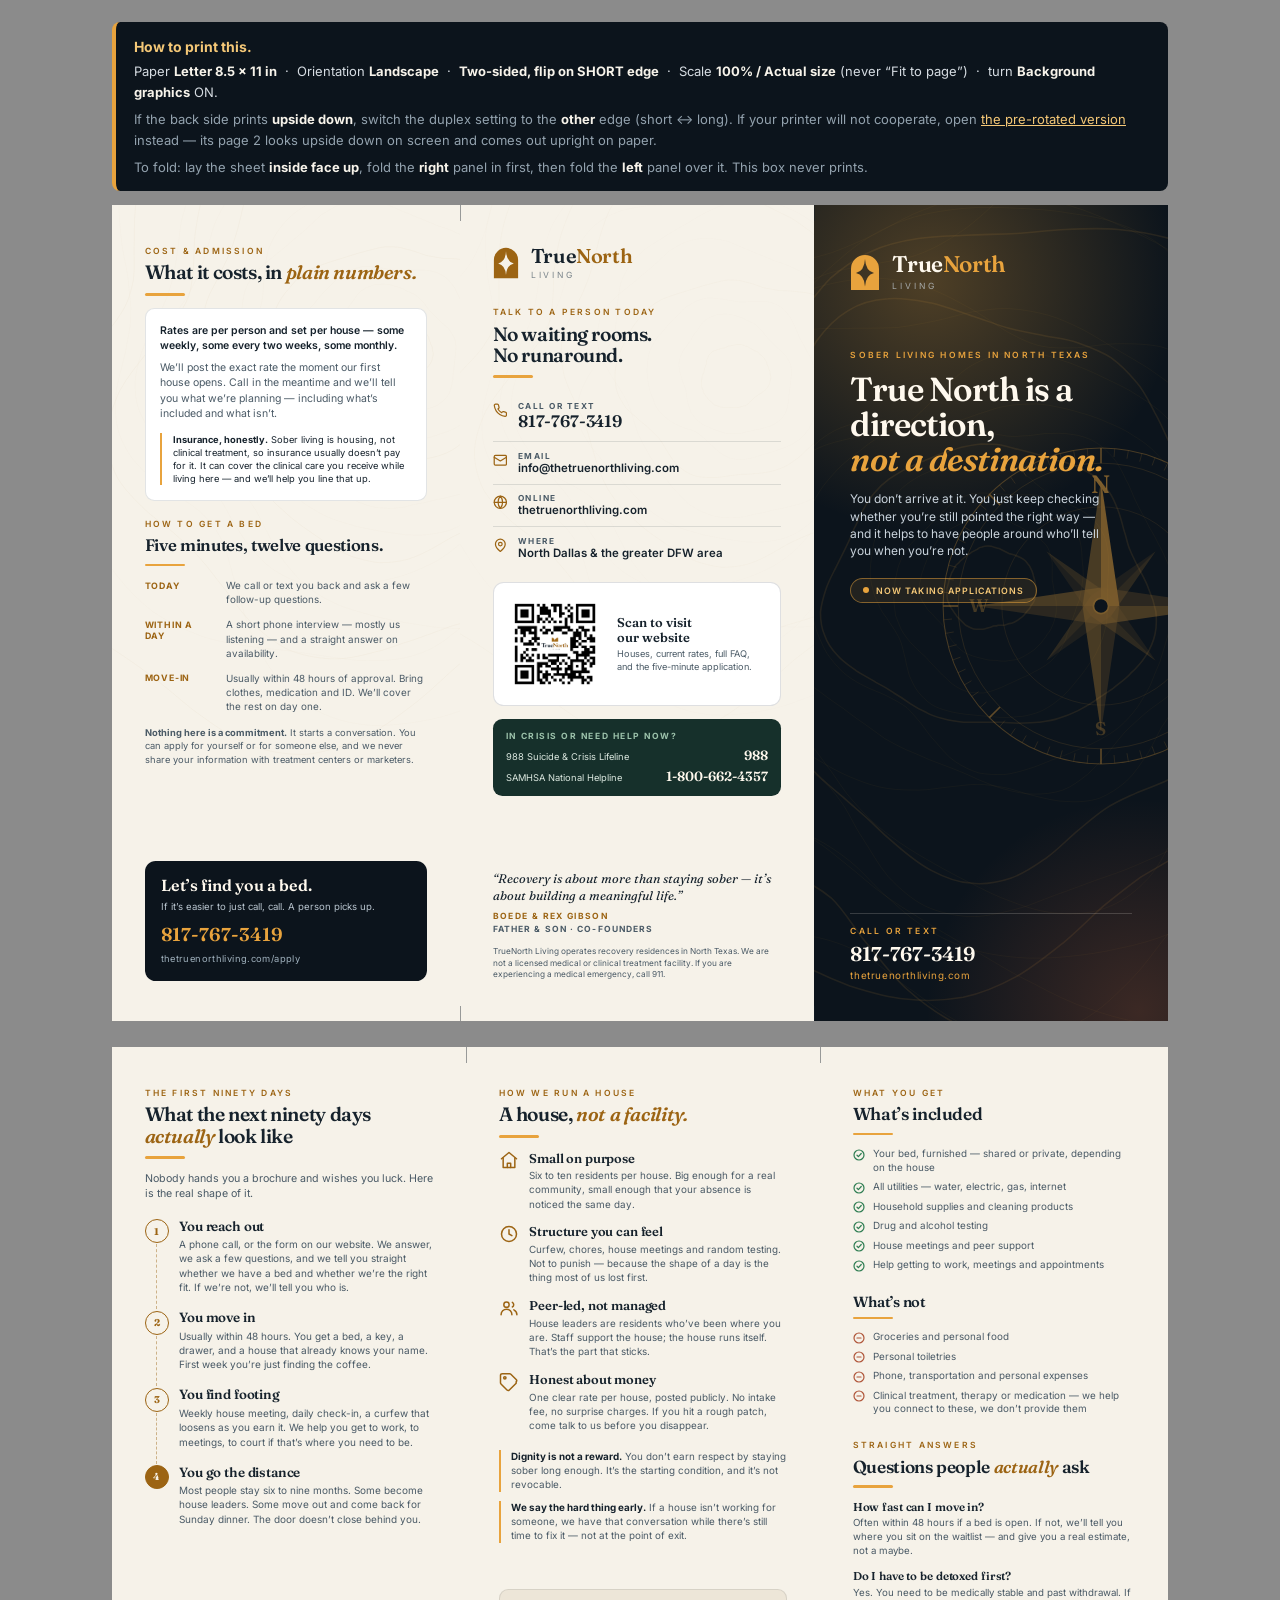
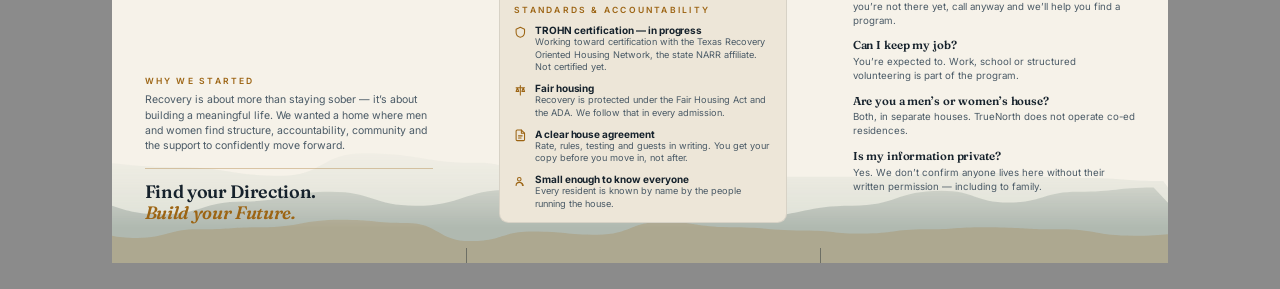
<file: print/truenorth-trifold.html>
<!doctype html>
<html lang="en">
<head>
<meta charset="utf-8">
<title>TrueNorth Living — Tri-Fold Brochure</title>
<link rel="preconnect" href="https://fonts.googleapis.com">
<link rel="preconnect" href="https://fonts.gstatic.com" crossorigin>
<link href="https://fonts.googleapis.com/css2?family=Fraunces:opsz,wght@9..144,400;9..144,500;9..144,600;9..144,700&family=Inter:wght@400;500;600;700&display=swap" rel="stylesheet">
<style>
:root{
  --ink:#0C141C; --ink-2:#121E28; --ink-3:#1A2A36; --pine:#16302B;
  --amber:#E8A33D; --amber-lt:#F5C877; --amber-dk:#9C6413; --clay:#C4643C; --sage:#8AA396;
  --bone:#F6F2E9; --bone-2:#EDE6D8; --text-ink:#16222C; --text-ink-2:#4A5A66;
  --display:"Fraunces","Iowan Old Style",Georgia,serif;
  --sans:"Inter",-apple-system,BlinkMacSystemFont,"Segoe UI",system-ui,sans-serif;
  --w-wide:3.6875in; --w-narrow:3.625in;
}
*{box-sizing:border-box;margin:0;padding:0}
html{-webkit-text-size-adjust:100%}
body{
  font-family:var(--sans); color:var(--text-ink); background:#8b8b8b;
  -webkit-print-color-adjust:exact; print-color-adjust:exact;
  text-rendering:optimizeLegibility;
}
@page{ size:11in 8.5in; margin:0 }

.sheet{
  width:11in; height:8.5in; display:flex; position:relative; overflow:hidden;
  background:var(--bone); margin:0 auto 26px;
}
@media print{
  .sheet{margin:0} .sheet + .sheet{page-break-before:always}
  .sheet--rot{ transform:none }
  body.rot .sheet--rot{ transform:rotate(180deg) }
}

.panel{ position:relative; height:100%; overflow:hidden; display:flex; flex-direction:column }
.p-wide{ flex:0 0 var(--w-wide); width:var(--w-wide) }
.p-narrow{ flex:0 0 var(--w-narrow); width:var(--w-narrow) }
.pad{ padding:.42in .34in }

/* ---------- fold guides: hairline ticks that vanish into the crease ---------- */
.fold{ position:absolute; top:0; bottom:0; width:0; border-left:.5pt dashed rgba(22,34,44,.22); z-index:6 }
.fold::before,.fold::after{
  content:""; position:absolute; left:-.5pt; width:0; height:.16in;
  border-left:.6pt solid rgba(22,34,44,.42);
}
.fold::before{top:0} .fold::after{bottom:0}
.fold{ border-left-color:transparent }

/* ---------- topographic wash ---------- */
.topo{ position:absolute; inset:0; pointer-events:none; z-index:0 }
.topo svg{ width:100%; height:100% ; display:block}
.topo--cover{ color:var(--amber); opacity:.34 }
.topo--flap{ color:var(--amber-dk); opacity:.13; transform:scale(1.1) }
.topo--back{ color:var(--amber-dk); opacity:.10 }

.layer{ position:relative; z-index:2 }

/* ---------- brand ---------- */
.mark{ display:block }
.wordmark{ font-family:var(--display); font-weight:600; letter-spacing:-.018em; line-height:1 }
.wordmark .n{ color:var(--amber) }
.lockup-sub{ font-size:6.4pt; letter-spacing:.34em; text-transform:uppercase; opacity:.72; margin-top:3.5pt }

/* ---------- type ---------- */
.eyebrow{
  font-size:6.4pt; font-weight:600; letter-spacing:.26em; text-transform:uppercase;
  color:var(--amber-dk);
}
.eyebrow--light{ color:var(--amber) }
h2.sec{
  font-family:var(--display); font-size:14.5pt; font-weight:600; line-height:1.1;
  letter-spacing:-.02em; color:var(--text-ink); margin:5pt 0 0;
}
h2.sec em{ font-style:italic; color:var(--amber-dk) }
.sec-rule{ width:.42in; height:2pt; background:var(--amber); margin:7pt 0 9pt; border-radius:2pt }
.lede{ font-size:8pt; line-height:1.45; color:var(--text-ink-2); margin-bottom:10pt }
p{ font-size:7.9pt; line-height:1.44 }
.small{ font-size:7pt; line-height:1.4 }

/* ---------- front cover ---------- */
.cover{ background:var(--ink); color:#F7F3EA }
.cover .pad{ padding:.5in .38in .42in; height:100%; display:flex; flex-direction:column }
.cover-glow{
  position:absolute; z-index:1; width:5.4in; height:5.4in; left:-1.5in; top:-1.9in;
  background:radial-gradient(circle at 50% 50%, rgba(232,163,61,.30), rgba(232,163,61,0) 68%);
}
.cover-glow.two{ left:auto; right:-2in; top:auto; bottom:-2.2in; width:4.6in; height:4.6in;
  background:radial-gradient(circle at 50% 50%, rgba(196,100,60,.26), rgba(196,100,60,0) 68%) }
.cover h1{
  font-family:var(--display); font-weight:600; font-size:25pt; line-height:1.05;
  letter-spacing:-.028em; color:#FFF9EE;
}
.cover h1 em{ font-style:italic; color:var(--amber) ; display:block}
.cover-sub{ font-size:9pt; line-height:1.42; color:#C9D3DC; margin-top:11pt; max-width:2.7in }
.pill{
  display:inline-flex; align-items:center; gap:5pt; align-self:flex-start;
  border:.7pt solid rgba(232,163,61,.5); background:rgba(232,163,61,.10);
  color:var(--amber-lt); border-radius:999px; padding:4.5pt 9pt;
  font-size:6.6pt; font-weight:600; letter-spacing:.12em; text-transform:uppercase;
}
.dot{ width:4.5pt; height:4.5pt; border-radius:50%; background:var(--amber); display:block }
.cover-foot{ border-top:.7pt solid rgba(247,243,234,.18); padding-top:9pt; margin-top:auto }
.cover-phone{ font-family:var(--display); font-size:15pt; font-weight:600; color:#FFF9EE; letter-spacing:-.01em }
.cover-web{ font-size:7.4pt; color:var(--amber); letter-spacing:.06em; margin-top:2pt }

/* compass */
.compass{ position:absolute; z-index:1; right:-1.05in; top:2.42in; width:3.5in; height:3.5in; opacity:.5 }

/* ---------- route / waypoints ---------- */
.route{ position:relative; padding-left:26pt; margin-top:2pt }
.stop::after{
  content:""; position:absolute; left:-17.5pt; top:20pt; bottom:-11pt; width:0;
  border-left:1pt dashed rgba(156,100,19,.45);
}
.stop:last-child::after{ display:none }
.stop{ position:relative; margin-bottom:11pt }
.stop:last-child{ margin-bottom:0 }
.node{
  position:absolute; left:-26pt; top:1pt; width:18pt; height:18pt; border-radius:50%;
  background:var(--bone); border:1.2pt solid var(--amber-dk); color:var(--amber-dk);
  display:flex; align-items:center; justify-content:center;
  font-size:7.4pt; font-weight:700; font-family:var(--display);
}
.stop:last-child .node{ background:var(--amber-dk); border-color:var(--amber-dk); color:var(--bone) }
.stop h3{ font-family:var(--display); font-size:10pt; font-weight:600; letter-spacing:-.012em; margin-bottom:2.5pt }
.stop p{ font-size:7.5pt; color:var(--text-ink-2) }

/* ---------- pillars ---------- */
.pillar{ display:flex; gap:8pt; margin-bottom:9.5pt }
.pillar .ico{ flex:0 0 15pt; width:15pt; height:15pt; color:var(--amber-dk); margin-top:.5pt }
.pillar h3{ font-family:var(--display); font-size:9.6pt; font-weight:600; letter-spacing:-.012em; margin-bottom:2pt }
.pillar p{ font-size:7.4pt; color:var(--text-ink-2) }

/* ---------- standards ---------- */
.stds{ background:var(--bone-2); border-radius:7pt; padding:11pt 11pt 9pt; margin-top:auto;
  border:.6pt solid rgba(22,34,44,.10) }
.std{ display:flex; gap:6pt; margin-bottom:6.5pt }
.std:last-child{ margin-bottom:0 }
.std svg{ flex:0 0 9.5pt; width:9.5pt; height:9.5pt; color:var(--amber-dk); margin-top:1pt }
.std b{ font-size:7.5pt; font-weight:700; display:block; letter-spacing:-.005em }
.std span{ font-size:6.9pt; line-height:1.35; color:var(--text-ink-2); display:block }

/* ---------- lists ---------- */
.tick{ list-style:none }
.tick li{ display:flex; gap:6pt; font-size:7.4pt; line-height:1.35; margin-bottom:4.5pt; color:var(--text-ink-2) }
.tick li svg{ flex:0 0 9pt; width:9pt; height:9pt; margin-top:1.2pt }
.tick.yes li svg{ color:#2E7D52 }
.tick.no  li svg{ color:#B0563A }

/* ---------- faq ---------- */
.faq{ margin-bottom:8pt }
.faq q{ font-family:var(--display); font-size:8.6pt; font-weight:600; display:block; quotes:none;
  letter-spacing:-.01em; margin-bottom:2pt }
.faq p{ font-size:7.3pt; color:var(--text-ink-2) }

/* ---------- inner flap blocks ---------- */
.card{ background:#fff; border:.6pt solid rgba(22,34,44,.12); border-radius:7pt; padding:11pt }
.note{ border-left:2pt solid var(--amber); padding-left:8pt; margin-top:9pt }
.step{ display:flex; gap:8pt; margin-bottom:8pt }
.step-when{ flex:0 0 .74in; font-size:6.6pt; font-weight:700; letter-spacing:.09em; text-transform:uppercase;
  color:var(--amber-dk); padding-top:1pt }
.step p{ font-size:7.4pt; color:var(--text-ink-2) }
.cta{
  margin-top:auto; background:var(--ink); color:#F7F3EA; border-radius:8pt; padding:12pt 12pt 11pt;
  position:relative; overflow:hidden;
}
.cta h3{ font-family:var(--display); font-size:12pt; font-weight:600; line-height:1.1; color:#FFF9EE }
.cta p{ font-size:7.2pt; color:#B9C5CF; margin-top:4pt }
.cta .num{ font-family:var(--display); font-size:14pt; font-weight:600; color:var(--amber); margin-top:7pt; display:block }
.cta .url{ font-size:7pt; color:#9FB0BC; letter-spacing:.04em }

/* ---------- back cover ---------- */
.contact{ list-style:none; margin-top:2pt }
.contact li{ display:flex; gap:8pt; align-items:flex-start; padding:6.5pt 0;
  border-bottom:.5pt solid rgba(22,34,44,.12) }
.contact li:last-child{ border-bottom:0 }
.contact svg{ flex:0 0 11pt; width:11pt; height:11pt; color:var(--amber-dk); margin-top:1.5pt }
.contact .k{ font-size:6.2pt; font-weight:700; letter-spacing:.18em; text-transform:uppercase; color:var(--text-ink-2) }
.contact .v{ font-size:8.6pt; font-weight:600; color:var(--text-ink); line-height:1.25 }
.contact .v.big{ font-family:var(--display); font-size:12.5pt; letter-spacing:-.01em }

.qr-wrap{ display:flex; gap:10pt; align-items:center; background:#fff;
  border:.6pt solid rgba(22,34,44,.14); border-radius:8pt; padding:9pt; margin-top:10pt }
.qr-wrap img{ width:1.02in; height:1.02in; display:block; image-rendering:crisp-edges }
.qr-wrap .t{ font-family:var(--display); font-size:9.6pt; font-weight:600; line-height:1.15 }
.qr-wrap .s{ font-size:6.9pt; color:var(--text-ink-2); margin-top:3pt; line-height:1.35 }

.crisis{ background:var(--pine); color:#DCE8E0; border-radius:7pt; padding:9pt 10pt; margin-top:10pt }
.crisis .h{ font-size:6.4pt; font-weight:700; letter-spacing:.18em; text-transform:uppercase; color:#9DC3AC }
.crisis .r{ display:flex; justify-content:space-between; align-items:baseline; margin-top:4pt; gap:8pt }
.crisis .r span{ font-size:7pt }
.crisis .r b{ font-family:var(--display); font-size:10pt; font-weight:600; color:#FFF9EE; white-space:nowrap }
.legal{ font-size:6.2pt; line-height:1.42; color:var(--text-ink-2); margin-top:9pt }

.tagline{
  font-family:var(--display); font-size:13.5pt; font-weight:600; line-height:1.14;
  letter-spacing:-.018em; color:var(--text-ink);
  border-top:.8pt solid rgba(156,100,19,.32); padding-top:10pt; margin-top:11pt;
}
.tagline em{ font-style:italic; color:var(--amber-dk); display:block }
.pullquote{
  font-family:var(--display); font-size:9.4pt; line-height:1.32; color:var(--text-ink);
  border-top:.8pt solid rgba(156,100,19,.32); padding-top:8pt; margin-top:9pt; font-style:italic;
}
.values{ margin-top:4pt }
.val{ border-left:2pt solid var(--amber); padding-left:8pt; margin-bottom:7pt;
  font-size:7.4pt; line-height:1.4; color:var(--text-ink-2) }
.val:last-child{ margin-bottom:0 }
.val b{ color:var(--text-ink); font-weight:700 }
.founders{ margin-top:auto; padding-top:13pt }
.founders p{ font-family:var(--display); font-size:9.4pt; line-height:1.32; color:var(--text-ink); font-style:italic }
.founders .by{ font-size:6.4pt; font-weight:700; letter-spacing:.16em; text-transform:uppercase;
  color:var(--amber-dk); margin-top:5pt }
.founders .by span{ display:block; color:var(--text-ink-2); letter-spacing:.13em; margin-top:2pt }

/* ---------- ridge across the inside spread ---------- */
.ridge{ position:absolute; left:0; right:0; bottom:0; height:1.34in; z-index:1; pointer-events:none;
  -webkit-mask-image:linear-gradient(to top, rgba(0,0,0,1) 28%, rgba(0,0,0,0) 100%);
          mask-image:linear-gradient(to top, rgba(0,0,0,1) 28%, rgba(0,0,0,0) 100%) }
.ridge svg{ width:100%; height:100%; display:block }
.howto{
  max-width:11in; margin:22px auto 14px; background:#0C141C; color:#D6DCE2;
  border-left:4px solid #E8A33D; border-radius:8px; padding:14px 18px;
  font-size:13px; line-height:1.6; font-family:var(--sans);
}
.howto strong{ color:#F5C877; display:block; font-size:14px; margin-bottom:3px }
.howto b{ color:#F7F3EA }
.howto span{ display:block; margin-top:6px; color:#93A2AE }
@media print{ .howto{ display:none !important } }
</style>
</head>
<body>
<script>if(location.search.indexOf('prerotate')>-1)document.body.classList.add('rot');</script>

<div class="howto">
  <strong>How to print this.</strong>
  Paper <b>Letter 8.5 × 11 in</b> &nbsp;·&nbsp; Orientation <b>Landscape</b> &nbsp;·&nbsp;
  <b>Two-sided, flip on SHORT edge</b> &nbsp;·&nbsp; Scale <b>100% / Actual size</b> (never &ldquo;Fit to page&rdquo;) &nbsp;·&nbsp;
  turn <b>Background graphics</b> ON.
  <span>If the back side prints <b>upside down</b>, switch the duplex setting to the <b>other</b> edge (short &harr; long).
  If your printer will not cooperate, open
  <a href="?prerotate=1" style="color:#F5C877">the pre-rotated version</a> instead &mdash; its page 2 looks upside down on screen and comes out upright on paper.</span>
  <span>To fold: lay the sheet <b>inside face up</b>, fold the <b>right</b> panel in first, then fold the <b>left</b> panel over it.
  This box never prints.</span>
</div>

<!-- ══════════════════ SHEET 1 — OUTSIDE ══════════════════ -->
<section class="sheet" aria-label="Outside">
  <div class="fold" style="left:var(--w-narrow)"></div>
  <div class="fold" style="left:calc(var(--w-narrow) + var(--w-wide))"></div>

  <!-- ── PANEL O1 · inner flap (tucks in) ── -->
  <div class="panel p-narrow">
    <div class="topo topo--flap"><svg xmlns="http://www.w3.org/2000/svg" viewBox="0 0 700 1000" preserveAspectRatio="xMidYMid slice" aria-hidden="true"><g fill="none" stroke="currentColor" stroke-width="1"><path d="M514,210 C514,212 514,214 513,216 C513,218 512,220 511,222 C510,223 509,225 508,226 C506,228 504,229 503,230 C501,231 500,232 498,233 C497,234 495,235 494,236 C493,237 492,238 491,239 C489,240 488,242 487,243 C486,244 484,245 483,246 C481,246 479,247 478,247 C476,248 474,248 473,248 C471,248 469,248 467,248 C466,248 464,248 462,248 C460,248 458,248 457,248 C455,248 453,248 451,247 C449,246 447,246 445,245 C444,244 442,243 441,241 C439,240 438,239 437,237 C435,236 434,234 433,232 C432,231 431,229 431,227 C430,225 429,223 429,221 C429,220 429,218 429,216 C429,214 430,212 430,210 C431,208 431,206 432,205 C432,203 433,201 433,200 C434,198 434,196 435,195 C435,193 435,191 436,189 C437,188 437,186 438,184 C439,183 441,181 442,180 C444,179 445,178 447,178 C449,177 451,177 452,176 C454,176 456,175 458,175 C459,174 461,174 462,173 C464,173 466,172 467,172 C469,172 471,171 473,171 C474,171 476,171 478,171 C480,172 482,172 483,173 C485,173 486,174 488,175 C490,176 491,177 493,178 C494,179 496,179 498,180 C499,182 501,183 502,184 C503,185 505,187 506,188 C507,190 508,191 509,193 C509,195 510,197 511,199 C511,200 512,202 513,204 C513,206 513,208 514,210Z" stroke-opacity="0.26"/><path d="M539,210 C539,213 538,216 538,219 C538,222 537,225 537,229 C536,232 536,235 536,239 C535,242 535,246 534,249 C533,252 532,256 530,258 C528,261 525,264 522,266 C520,268 516,270 513,271 C510,272 506,273 503,274 C500,275 497,275 493,276 C490,277 487,278 484,278 C481,279 478,280 475,280 C472,280 468,280 465,280 C462,280 459,280 456,279 C453,278 450,277 447,276 C444,275 441,274 438,272 C435,271 432,270 429,268 C427,266 424,264 422,262 C420,259 418,257 416,254 C415,251 414,248 413,245 C412,242 412,239 411,236 C411,233 410,230 410,227 C409,224 408,221 407,219 C406,216 405,213 404,210 C403,207 402,204 402,201 C401,197 401,194 402,191 C402,188 404,185 405,182 C406,179 408,176 410,174 C412,171 414,168 416,166 C417,163 419,160 421,157 C423,155 425,152 427,149 C429,146 431,143 434,141 C437,139 440,137 444,136 C447,134 451,134 454,134 C458,133 461,134 465,134 C468,135 472,136 475,137 C478,138 481,139 484,141 C487,142 490,144 493,145 C496,147 498,149 500,151 C503,154 505,156 506,158 C508,161 510,163 512,165 C514,167 516,169 518,171 C520,173 522,175 524,177 C526,179 529,181 531,183 C533,186 535,189 536,191 C538,194 539,197 539,201 C540,204 539,207 539,210Z" stroke-opacity="0.13"/><path d="M570,210 C570,215 571,219 571,224 C571,229 571,233 570,238 C570,243 570,248 569,253 C568,258 566,263 564,267 C562,272 560,277 556,280 C553,284 549,288 545,290 C541,293 536,295 532,297 C527,299 522,300 518,302 C513,303 509,305 504,306 C500,307 495,309 491,310 C486,311 482,312 477,312 C472,312 468,311 463,310 C459,308 455,306 451,303 C447,300 444,297 440,293 C437,290 434,287 431,285 C428,282 425,280 422,278 C418,276 415,275 410,274 C406,272 402,271 398,269 C394,267 389,264 386,261 C382,258 379,255 376,251 C373,247 371,243 370,238 C368,234 366,229 365,224 C364,220 363,215 363,210 C362,205 362,200 363,195 C363,190 364,185 365,181 C367,176 369,172 372,167 C374,163 377,159 381,156 C384,152 387,148 390,145 C393,142 396,138 400,135 C403,132 406,128 410,125 C414,123 418,120 422,118 C427,116 431,115 436,114 C441,114 446,114 450,115 C455,115 459,116 464,117 C468,118 472,118 476,119 C480,119 485,119 489,118 C493,118 498,118 503,118 C507,118 512,119 516,120 C521,122 525,124 529,127 C532,130 535,134 538,138 C540,142 542,146 544,150 C546,154 547,158 549,162 C551,166 553,169 555,173 C557,177 559,181 561,184 C563,188 565,192 566,197 C568,201 569,205 570,210Z" stroke-opacity="0.13"/><path d="M604,210 C604,216 604,222 603,228 C602,234 601,240 599,246 C597,252 595,258 592,263 C589,268 585,273 581,277 C577,282 573,286 569,290 C565,294 560,298 556,302 C552,306 548,310 543,313 C538,317 533,320 528,322 C523,324 517,326 512,327 C506,328 500,329 495,329 C489,330 484,330 478,330 C473,331 467,331 462,332 C456,333 450,334 444,334 C438,334 432,334 426,333 C420,332 415,330 410,327 C405,324 400,319 396,315 C392,310 389,305 386,300 C383,295 380,290 377,286 C373,282 369,278 365,274 C361,270 355,266 351,262 C346,257 340,253 336,248 C332,242 328,236 326,230 C324,224 323,217 323,210 C323,203 324,197 326,190 C328,184 330,178 333,172 C336,166 339,160 342,154 C345,149 349,143 353,139 C357,134 361,129 366,125 C371,121 376,118 382,115 C387,113 393,111 399,109 C404,107 410,106 415,104 C420,102 426,101 431,99 C436,98 441,96 446,95 C451,94 457,92 462,92 C467,92 473,92 478,93 C483,94 488,96 493,97 C499,99 503,101 508,102 C514,103 519,104 525,105 C530,105 537,105 544,106 C550,107 558,107 564,109 C571,111 578,114 584,117 C589,121 594,127 598,132 C601,138 603,145 604,152 C605,158 605,165 605,172 C605,179 605,185 604,192 C604,198 604,204 604,210Z" stroke-opacity="0.26"/><path d="M624,210 C622,217 619,224 616,230 C614,237 611,243 609,249 C607,255 607,262 606,269 C605,276 606,284 605,292 C604,300 604,309 602,317 C599,325 596,333 591,340 C586,346 580,352 573,356 C566,360 558,363 551,366 C543,368 535,370 527,372 C520,373 512,375 505,377 C497,378 489,380 482,382 C474,383 466,384 458,383 C450,383 442,381 435,378 C428,376 421,371 414,367 C408,362 403,356 397,350 C392,345 388,338 383,333 C379,327 375,321 371,316 C367,310 364,305 361,299 C357,293 355,287 352,282 C350,276 348,270 346,264 C344,258 343,252 340,246 C338,241 335,235 331,229 C328,223 323,217 319,210 C315,203 310,195 307,188 C304,180 301,171 301,163 C301,155 303,146 305,139 C308,131 314,124 319,118 C324,112 331,107 337,102 C343,97 350,92 355,87 C361,82 367,77 373,72 C378,67 384,61 390,56 C397,52 404,47 411,45 C419,42 427,41 435,41 C443,41 451,42 459,44 C466,46 474,50 481,53 C488,55 494,59 501,61 C507,64 514,66 520,69 C527,71 533,73 539,76 C546,79 552,82 558,86 C563,90 569,94 574,99 C579,104 583,109 588,114 C593,119 597,124 601,130 C606,136 610,141 614,147 C618,154 622,160 624,167 C626,174 627,181 628,188 C628,196 626,203 624,210Z" stroke-opacity="0.13"/><path d="M635,210 C639,218 644,226 646,234 C649,243 651,252 651,261 C651,269 648,278 645,286 C641,294 635,301 630,307 C625,314 618,320 613,326 C607,333 602,339 597,346 C592,353 587,360 581,368 C576,375 570,383 563,389 C556,395 548,401 539,405 C531,409 521,411 512,412 C503,414 493,413 484,413 C475,412 465,410 456,409 C447,407 439,406 430,404 C421,401 412,399 404,396 C396,393 387,389 380,384 C372,380 365,374 359,368 C352,362 346,355 341,349 C335,342 329,336 323,329 C317,323 311,317 305,310 C300,303 293,297 289,289 C284,281 280,273 278,264 C276,255 277,245 279,236 C281,227 286,218 290,210 C295,202 301,195 306,187 C311,180 315,174 318,168 C322,161 323,154 324,147 C325,139 325,131 326,122 C327,114 328,105 330,96 C333,88 337,80 342,73 C347,66 353,60 360,54 C367,49 374,45 382,40 C389,35 397,31 405,26 C413,22 420,17 429,12 C437,8 446,3 456,-0 C465,-3 475,-6 485,-6 C495,-7 505,-6 514,-4 C524,-1 533,3 542,7 C551,11 559,17 567,22 C575,28 583,34 589,41 C596,47 603,55 608,63 C613,71 617,79 619,89 C622,98 623,108 623,117 C623,126 622,136 621,144 C620,153 619,161 619,168 C620,176 621,182 624,189 C627,196 631,202 635,210Z" stroke-opacity="0.13"/><path d="M681,210 C682,220 683,229 684,239 C686,250 688,260 690,272 C691,283 693,295 693,307 C692,318 691,331 686,341 C682,352 674,362 666,369 C657,377 645,382 634,386 C623,390 611,392 600,394 C589,397 579,398 569,401 C559,404 551,408 542,412 C533,416 524,422 515,427 C506,432 496,437 486,440 C476,443 464,444 454,444 C444,443 433,440 423,437 C413,433 404,427 395,422 C386,416 378,410 369,404 C361,398 353,392 346,385 C339,379 332,372 326,365 C320,357 314,349 310,340 C306,332 303,322 300,314 C297,305 295,296 292,287 C290,279 287,271 284,262 C280,254 276,246 272,237 C268,229 264,219 261,210 C259,201 257,190 257,181 C257,171 259,161 262,152 C265,143 271,134 275,125 C279,116 284,108 287,99 C291,90 294,80 297,69 C300,58 302,46 306,34 C310,22 314,9 321,-2 C327,-12 336,-23 346,-29 C356,-36 369,-40 381,-41 C393,-43 406,-40 419,-37 C431,-35 443,-29 454,-24 C465,-20 475,-14 485,-10 C495,-5 504,-1 513,3 C522,8 531,12 539,16 C547,21 555,27 562,32 C569,38 576,45 582,52 C588,58 593,65 599,71 C605,78 611,84 617,90 C624,96 631,102 637,108 C644,115 651,122 656,129 C662,137 667,145 671,154 C674,163 676,172 678,181 C680,191 680,200 681,210Z" stroke-opacity="0.26"/><path d="M731,210 C731,222 732,234 731,246 C729,258 727,270 722,281 C717,291 709,302 700,310 C691,318 679,325 668,330 C657,336 644,339 634,343 C623,347 614,351 606,356 C598,361 592,366 585,373 C579,380 574,389 567,397 C560,405 553,414 545,422 C537,429 528,436 518,442 C508,447 498,452 487,456 C476,460 464,463 453,465 C441,468 428,470 416,471 C403,471 390,472 378,469 C366,467 353,462 343,456 C332,450 322,441 314,431 C305,422 299,410 292,400 C286,390 281,379 274,369 C268,360 261,351 253,342 C246,333 237,324 229,315 C221,305 212,295 207,284 C201,273 197,260 196,248 C196,235 198,222 203,210 C207,198 214,186 221,176 C227,165 235,156 241,146 C246,136 251,127 255,117 C259,106 261,96 265,85 C268,74 271,63 277,53 C282,43 289,33 298,25 C306,18 317,12 328,8 C338,4 351,3 362,1 C373,-0 384,-0 395,-1 C406,-2 415,-3 426,-4 C436,-5 445,-7 455,-9 C465,-10 475,-11 485,-12 C495,-12 506,-12 516,-11 C526,-11 537,-10 548,-9 C559,-8 570,-8 582,-7 C595,-6 608,-7 622,-5 C635,-4 651,-2 664,2 C677,7 691,13 702,21 C712,30 721,42 727,54 C733,66 735,81 736,94 C738,108 736,123 735,136 C734,149 732,162 731,174 C731,186 731,198 731,210Z" stroke-opacity="0.13"/><path d="M702,210 C710,221 721,233 727,245 C734,258 741,273 743,286 C745,300 744,315 742,328 C739,341 733,354 727,366 C721,379 714,390 706,402 C699,414 691,426 682,437 C674,449 665,461 655,472 C644,482 632,492 620,499 C607,506 593,511 578,514 C564,517 548,518 534,517 C519,517 505,514 491,512 C477,510 463,507 450,504 C437,500 424,497 411,492 C399,487 387,481 377,473 C366,465 357,454 349,444 C341,434 335,421 329,410 C323,399 319,388 312,379 C306,370 300,363 291,356 C282,349 271,344 260,338 C248,332 234,326 223,317 C212,309 200,299 193,288 C186,276 182,263 182,250 C181,237 185,223 189,210 C193,197 200,185 206,174 C211,162 217,151 220,140 C224,129 226,117 228,105 C230,93 231,79 233,66 C236,53 240,39 245,27 C251,15 259,3 268,-7 C277,-17 288,-25 298,-33 C309,-41 321,-48 333,-55 C345,-61 357,-68 369,-74 C381,-80 394,-87 407,-91 C421,-95 435,-98 449,-99 C463,-100 477,-99 491,-96 C505,-93 518,-87 531,-81 C543,-76 555,-69 567,-63 C579,-57 591,-51 602,-45 C614,-39 626,-34 637,-26 C647,-19 659,-11 666,-0 C674,10 681,23 684,36 C687,49 687,65 686,79 C685,93 680,108 677,120 C675,132 671,143 671,154 C672,164 674,172 679,181 C685,191 694,199 702,210Z" stroke-opacity="0.13"/><path d="M746,210 C753,222 761,237 764,250 C768,264 768,279 766,293 C764,307 758,320 752,332 C745,345 736,356 728,367 C720,378 712,389 703,400 C695,411 687,422 678,433 C669,443 659,454 649,463 C638,472 626,480 613,486 C601,493 587,498 574,502 C561,507 547,511 533,515 C520,520 506,525 492,530 C477,534 463,541 447,544 C432,548 415,552 399,551 C383,550 367,547 353,541 C338,534 325,523 313,512 C302,502 292,487 283,475 C273,463 265,451 255,440 C246,429 235,420 224,410 C213,400 199,392 189,381 C178,370 166,358 160,345 C154,331 150,315 151,299 C152,284 158,267 165,252 C173,237 185,223 195,210 C205,197 217,187 224,176 C232,166 238,157 242,146 C245,135 246,125 247,113 C248,101 247,88 249,76 C251,63 253,49 257,36 C261,24 266,11 272,-2 C279,-14 286,-26 294,-39 C302,-52 311,-65 321,-78 C331,-90 342,-104 355,-114 C367,-125 382,-136 397,-142 C412,-149 429,-153 445,-154 C461,-154 478,-151 494,-147 C510,-143 526,-136 541,-130 C556,-125 570,-118 585,-113 C599,-107 614,-102 628,-96 C643,-89 658,-83 670,-74 C683,-64 695,-53 703,-39 C710,-25 715,-8 717,9 C719,26 716,45 714,61 C712,78 707,94 706,108 C704,121 703,133 706,144 C708,155 715,164 721,175 C728,186 738,198 746,210Z" stroke-opacity="0.26"/><path d="M765,210 C769,223 773,238 773,252 C774,266 770,280 766,293 C762,306 754,318 747,330 C740,342 732,353 726,366 C720,378 716,391 711,406 C706,421 703,437 697,454 C692,470 686,488 678,504 C669,520 658,536 646,549 C633,563 618,574 603,583 C587,593 570,600 552,606 C535,613 517,618 498,621 C480,624 460,626 442,625 C423,623 404,619 387,610 C370,602 354,588 341,573 C328,558 318,537 310,519 C302,500 298,479 292,462 C287,445 284,429 277,416 C271,404 263,395 253,386 C243,377 230,372 219,363 C207,354 193,345 184,334 C174,323 167,310 163,296 C159,282 160,267 161,252 C163,238 168,224 171,210 C173,196 177,184 177,170 C178,156 175,142 174,127 C172,112 167,95 166,78 C164,61 163,42 166,25 C169,8 175,-9 184,-23 C192,-37 205,-49 218,-60 C230,-71 245,-80 260,-88 C274,-97 289,-104 304,-111 C319,-118 333,-125 349,-131 C364,-136 380,-141 397,-144 C413,-146 430,-146 446,-145 C462,-144 478,-140 494,-137 C509,-133 524,-129 540,-126 C555,-123 571,-122 587,-120 C604,-119 622,-119 639,-117 C657,-114 676,-111 692,-104 C707,-97 723,-86 734,-72 C744,-58 751,-39 754,-21 C757,-3 755,19 753,38 C751,57 744,76 742,92 C739,108 737,122 738,135 C739,148 744,159 748,172 C753,184 761,197 765,210Z" stroke-opacity="0.13"/><path d="M895,210 C897,229 901,249 902,269 C902,289 904,311 900,330 C896,350 889,371 877,387 C864,403 845,417 825,426 C805,435 778,439 755,442 C732,444 706,441 686,441 C665,441 648,438 633,441 C618,444 608,449 598,457 C587,465 580,478 569,489 C559,500 548,515 535,524 C523,534 508,543 493,547 C478,552 462,553 447,553 C431,554 415,551 400,549 C384,547 368,544 352,542 C335,540 318,539 301,536 C284,533 265,530 249,523 C232,517 216,508 201,498 C187,487 174,474 163,460 C152,446 142,430 133,415 C123,400 114,385 105,369 C95,353 85,337 77,320 C69,303 60,285 57,267 C53,248 52,228 56,210 C59,192 68,173 78,156 C88,139 102,125 114,110 C125,96 138,84 147,70 C155,55 161,42 166,25 C171,9 173,-10 178,-28 C183,-46 187,-67 196,-83 C206,-99 219,-115 234,-124 C250,-133 270,-137 290,-138 C309,-138 331,-132 351,-126 C370,-121 388,-111 405,-105 C421,-99 435,-93 449,-90 C464,-88 477,-89 490,-89 C504,-89 518,-93 533,-93 C547,-94 563,-94 577,-92 C592,-90 607,-86 621,-82 C636,-78 650,-72 665,-67 C680,-61 696,-56 713,-50 C729,-44 748,-38 765,-30 C782,-22 801,-13 816,-1 C832,11 846,26 856,42 C867,58 874,77 879,95 C885,114 886,133 889,152 C892,172 893,191 895,210Z" stroke-opacity="0.13"/><path d="M900,210 C905,229 906,251 901,269 C897,288 884,307 871,322 C858,338 839,351 822,363 C806,375 788,384 773,394 C757,404 744,413 731,422 C718,432 708,442 696,452 C684,461 673,471 660,480 C648,488 635,496 622,504 C609,512 596,518 583,527 C570,537 557,546 542,558 C528,570 513,585 497,598 C480,611 461,626 441,636 C421,646 398,654 377,657 C356,659 334,655 314,649 C294,642 276,629 259,617 C242,606 227,591 210,578 C194,565 178,554 160,542 C142,530 122,520 105,507 C87,494 67,481 54,463 C40,446 29,425 26,403 C23,381 28,355 36,332 C45,308 62,284 78,264 C93,244 114,226 129,210 C143,194 157,182 165,168 C174,155 177,143 180,129 C182,115 180,100 181,84 C181,69 181,52 184,36 C187,20 192,4 199,-11 C206,-26 215,-39 224,-54 C233,-68 243,-82 254,-97 C264,-111 275,-127 288,-141 C301,-155 315,-170 331,-181 C347,-192 365,-202 383,-207 C402,-213 422,-214 441,-213 C460,-213 480,-208 498,-205 C517,-202 535,-198 554,-195 C573,-193 592,-193 613,-192 C633,-190 655,-191 676,-188 C697,-184 719,-179 737,-168 C755,-158 771,-142 783,-125 C794,-107 800,-84 805,-62 C809,-41 808,-17 810,3 C812,24 812,42 816,60 C821,77 829,91 839,107 C848,123 863,137 873,155 C883,172 896,191 900,210Z" stroke-opacity="0.26"/></g></svg></div>
    <div class="pad layer" style="display:flex;flex-direction:column;height:100%">
      <div class="eyebrow">Cost &amp; admission</div>
      <h2 class="sec">What it costs, in <em>plain numbers.</em></h2>
      <div class="sec-rule"></div>

      <div class="card">
        <p style="font-weight:600;color:var(--text-ink)">Rates are per person and set per house — some weekly, some every two weeks, some monthly.</p>
        <p style="margin-top:5pt;color:var(--text-ink-2)">We&rsquo;ll post the exact rate the moment our first house opens. Call in the meantime and we&rsquo;ll tell you what we&rsquo;re planning — including what&rsquo;s included and what isn&rsquo;t.</p>
        <div class="note">
          <p class="small"><b>Insurance, honestly.</b> Sober living is housing, not clinical treatment, so insurance usually doesn&rsquo;t pay for it. It can cover the clinical care you receive while living here — and we&rsquo;ll help you line that up.</p>
        </div>
      </div>

      <div class="eyebrow" style="margin-top:14pt">How to get a bed</div>
      <h2 class="sec" style="font-size:12.5pt">Five minutes, twelve questions.</h2>
      <div class="sec-rule"></div>
      <div class="step">
        <div class="step-when">Today</div>
        <p>We call or text you back and ask a few follow-up questions.</p>
      </div>
      <div class="step">
        <div class="step-when">Within a day</div>
        <p>A short phone interview — mostly us listening — and a straight answer on availability.</p>
      </div>
      <div class="step">
        <div class="step-when">Move-in</div>
        <p>Usually within 48 hours of approval. Bring clothes, medication and ID. We&rsquo;ll cover the rest on day one.</p>
      </div>
      <p class="small" style="color:var(--text-ink-2);margin-top:2pt"><b>Nothing here is a commitment.</b> It starts a conversation. You can apply for yourself or for someone else, and we never share your information with treatment centers or marketers.</p>

      <div class="cta">
        <h3>Let&rsquo;s find you a bed.</h3>
        <p>If it&rsquo;s easier to just call, call. A person picks up.</p>
        <span class="num">817-767-3419</span>
        <span class="url">thetruenorthliving.com/apply</span>
      </div>
    </div>
  </div>

  <!-- ── PANEL O2 · back cover ── -->
  <div class="panel p-wide">
    <div class="topo topo--back"><svg xmlns="http://www.w3.org/2000/svg" viewBox="0 0 700 1000" preserveAspectRatio="xMidYMid slice" aria-hidden="true"><g fill="none" stroke="currentColor" stroke-width="1"><path d="M514,210 C514,212 514,214 513,216 C513,218 512,220 511,222 C510,223 509,225 508,226 C506,228 504,229 503,230 C501,231 500,232 498,233 C497,234 495,235 494,236 C493,237 492,238 491,239 C489,240 488,242 487,243 C486,244 484,245 483,246 C481,246 479,247 478,247 C476,248 474,248 473,248 C471,248 469,248 467,248 C466,248 464,248 462,248 C460,248 458,248 457,248 C455,248 453,248 451,247 C449,246 447,246 445,245 C444,244 442,243 441,241 C439,240 438,239 437,237 C435,236 434,234 433,232 C432,231 431,229 431,227 C430,225 429,223 429,221 C429,220 429,218 429,216 C429,214 430,212 430,210 C431,208 431,206 432,205 C432,203 433,201 433,200 C434,198 434,196 435,195 C435,193 435,191 436,189 C437,188 437,186 438,184 C439,183 441,181 442,180 C444,179 445,178 447,178 C449,177 451,177 452,176 C454,176 456,175 458,175 C459,174 461,174 462,173 C464,173 466,172 467,172 C469,172 471,171 473,171 C474,171 476,171 478,171 C480,172 482,172 483,173 C485,173 486,174 488,175 C490,176 491,177 493,178 C494,179 496,179 498,180 C499,182 501,183 502,184 C503,185 505,187 506,188 C507,190 508,191 509,193 C509,195 510,197 511,199 C511,200 512,202 513,204 C513,206 513,208 514,210Z" stroke-opacity="0.26"/><path d="M539,210 C539,213 538,216 538,219 C538,222 537,225 537,229 C536,232 536,235 536,239 C535,242 535,246 534,249 C533,252 532,256 530,258 C528,261 525,264 522,266 C520,268 516,270 513,271 C510,272 506,273 503,274 C500,275 497,275 493,276 C490,277 487,278 484,278 C481,279 478,280 475,280 C472,280 468,280 465,280 C462,280 459,280 456,279 C453,278 450,277 447,276 C444,275 441,274 438,272 C435,271 432,270 429,268 C427,266 424,264 422,262 C420,259 418,257 416,254 C415,251 414,248 413,245 C412,242 412,239 411,236 C411,233 410,230 410,227 C409,224 408,221 407,219 C406,216 405,213 404,210 C403,207 402,204 402,201 C401,197 401,194 402,191 C402,188 404,185 405,182 C406,179 408,176 410,174 C412,171 414,168 416,166 C417,163 419,160 421,157 C423,155 425,152 427,149 C429,146 431,143 434,141 C437,139 440,137 444,136 C447,134 451,134 454,134 C458,133 461,134 465,134 C468,135 472,136 475,137 C478,138 481,139 484,141 C487,142 490,144 493,145 C496,147 498,149 500,151 C503,154 505,156 506,158 C508,161 510,163 512,165 C514,167 516,169 518,171 C520,173 522,175 524,177 C526,179 529,181 531,183 C533,186 535,189 536,191 C538,194 539,197 539,201 C540,204 539,207 539,210Z" stroke-opacity="0.13"/><path d="M570,210 C570,215 571,219 571,224 C571,229 571,233 570,238 C570,243 570,248 569,253 C568,258 566,263 564,267 C562,272 560,277 556,280 C553,284 549,288 545,290 C541,293 536,295 532,297 C527,299 522,300 518,302 C513,303 509,305 504,306 C500,307 495,309 491,310 C486,311 482,312 477,312 C472,312 468,311 463,310 C459,308 455,306 451,303 C447,300 444,297 440,293 C437,290 434,287 431,285 C428,282 425,280 422,278 C418,276 415,275 410,274 C406,272 402,271 398,269 C394,267 389,264 386,261 C382,258 379,255 376,251 C373,247 371,243 370,238 C368,234 366,229 365,224 C364,220 363,215 363,210 C362,205 362,200 363,195 C363,190 364,185 365,181 C367,176 369,172 372,167 C374,163 377,159 381,156 C384,152 387,148 390,145 C393,142 396,138 400,135 C403,132 406,128 410,125 C414,123 418,120 422,118 C427,116 431,115 436,114 C441,114 446,114 450,115 C455,115 459,116 464,117 C468,118 472,118 476,119 C480,119 485,119 489,118 C493,118 498,118 503,118 C507,118 512,119 516,120 C521,122 525,124 529,127 C532,130 535,134 538,138 C540,142 542,146 544,150 C546,154 547,158 549,162 C551,166 553,169 555,173 C557,177 559,181 561,184 C563,188 565,192 566,197 C568,201 569,205 570,210Z" stroke-opacity="0.13"/><path d="M604,210 C604,216 604,222 603,228 C602,234 601,240 599,246 C597,252 595,258 592,263 C589,268 585,273 581,277 C577,282 573,286 569,290 C565,294 560,298 556,302 C552,306 548,310 543,313 C538,317 533,320 528,322 C523,324 517,326 512,327 C506,328 500,329 495,329 C489,330 484,330 478,330 C473,331 467,331 462,332 C456,333 450,334 444,334 C438,334 432,334 426,333 C420,332 415,330 410,327 C405,324 400,319 396,315 C392,310 389,305 386,300 C383,295 380,290 377,286 C373,282 369,278 365,274 C361,270 355,266 351,262 C346,257 340,253 336,248 C332,242 328,236 326,230 C324,224 323,217 323,210 C323,203 324,197 326,190 C328,184 330,178 333,172 C336,166 339,160 342,154 C345,149 349,143 353,139 C357,134 361,129 366,125 C371,121 376,118 382,115 C387,113 393,111 399,109 C404,107 410,106 415,104 C420,102 426,101 431,99 C436,98 441,96 446,95 C451,94 457,92 462,92 C467,92 473,92 478,93 C483,94 488,96 493,97 C499,99 503,101 508,102 C514,103 519,104 525,105 C530,105 537,105 544,106 C550,107 558,107 564,109 C571,111 578,114 584,117 C589,121 594,127 598,132 C601,138 603,145 604,152 C605,158 605,165 605,172 C605,179 605,185 604,192 C604,198 604,204 604,210Z" stroke-opacity="0.26"/><path d="M624,210 C622,217 619,224 616,230 C614,237 611,243 609,249 C607,255 607,262 606,269 C605,276 606,284 605,292 C604,300 604,309 602,317 C599,325 596,333 591,340 C586,346 580,352 573,356 C566,360 558,363 551,366 C543,368 535,370 527,372 C520,373 512,375 505,377 C497,378 489,380 482,382 C474,383 466,384 458,383 C450,383 442,381 435,378 C428,376 421,371 414,367 C408,362 403,356 397,350 C392,345 388,338 383,333 C379,327 375,321 371,316 C367,310 364,305 361,299 C357,293 355,287 352,282 C350,276 348,270 346,264 C344,258 343,252 340,246 C338,241 335,235 331,229 C328,223 323,217 319,210 C315,203 310,195 307,188 C304,180 301,171 301,163 C301,155 303,146 305,139 C308,131 314,124 319,118 C324,112 331,107 337,102 C343,97 350,92 355,87 C361,82 367,77 373,72 C378,67 384,61 390,56 C397,52 404,47 411,45 C419,42 427,41 435,41 C443,41 451,42 459,44 C466,46 474,50 481,53 C488,55 494,59 501,61 C507,64 514,66 520,69 C527,71 533,73 539,76 C546,79 552,82 558,86 C563,90 569,94 574,99 C579,104 583,109 588,114 C593,119 597,124 601,130 C606,136 610,141 614,147 C618,154 622,160 624,167 C626,174 627,181 628,188 C628,196 626,203 624,210Z" stroke-opacity="0.13"/><path d="M635,210 C639,218 644,226 646,234 C649,243 651,252 651,261 C651,269 648,278 645,286 C641,294 635,301 630,307 C625,314 618,320 613,326 C607,333 602,339 597,346 C592,353 587,360 581,368 C576,375 570,383 563,389 C556,395 548,401 539,405 C531,409 521,411 512,412 C503,414 493,413 484,413 C475,412 465,410 456,409 C447,407 439,406 430,404 C421,401 412,399 404,396 C396,393 387,389 380,384 C372,380 365,374 359,368 C352,362 346,355 341,349 C335,342 329,336 323,329 C317,323 311,317 305,310 C300,303 293,297 289,289 C284,281 280,273 278,264 C276,255 277,245 279,236 C281,227 286,218 290,210 C295,202 301,195 306,187 C311,180 315,174 318,168 C322,161 323,154 324,147 C325,139 325,131 326,122 C327,114 328,105 330,96 C333,88 337,80 342,73 C347,66 353,60 360,54 C367,49 374,45 382,40 C389,35 397,31 405,26 C413,22 420,17 429,12 C437,8 446,3 456,-0 C465,-3 475,-6 485,-6 C495,-7 505,-6 514,-4 C524,-1 533,3 542,7 C551,11 559,17 567,22 C575,28 583,34 589,41 C596,47 603,55 608,63 C613,71 617,79 619,89 C622,98 623,108 623,117 C623,126 622,136 621,144 C620,153 619,161 619,168 C620,176 621,182 624,189 C627,196 631,202 635,210Z" stroke-opacity="0.13"/><path d="M681,210 C682,220 683,229 684,239 C686,250 688,260 690,272 C691,283 693,295 693,307 C692,318 691,331 686,341 C682,352 674,362 666,369 C657,377 645,382 634,386 C623,390 611,392 600,394 C589,397 579,398 569,401 C559,404 551,408 542,412 C533,416 524,422 515,427 C506,432 496,437 486,440 C476,443 464,444 454,444 C444,443 433,440 423,437 C413,433 404,427 395,422 C386,416 378,410 369,404 C361,398 353,392 346,385 C339,379 332,372 326,365 C320,357 314,349 310,340 C306,332 303,322 300,314 C297,305 295,296 292,287 C290,279 287,271 284,262 C280,254 276,246 272,237 C268,229 264,219 261,210 C259,201 257,190 257,181 C257,171 259,161 262,152 C265,143 271,134 275,125 C279,116 284,108 287,99 C291,90 294,80 297,69 C300,58 302,46 306,34 C310,22 314,9 321,-2 C327,-12 336,-23 346,-29 C356,-36 369,-40 381,-41 C393,-43 406,-40 419,-37 C431,-35 443,-29 454,-24 C465,-20 475,-14 485,-10 C495,-5 504,-1 513,3 C522,8 531,12 539,16 C547,21 555,27 562,32 C569,38 576,45 582,52 C588,58 593,65 599,71 C605,78 611,84 617,90 C624,96 631,102 637,108 C644,115 651,122 656,129 C662,137 667,145 671,154 C674,163 676,172 678,181 C680,191 680,200 681,210Z" stroke-opacity="0.26"/><path d="M731,210 C731,222 732,234 731,246 C729,258 727,270 722,281 C717,291 709,302 700,310 C691,318 679,325 668,330 C657,336 644,339 634,343 C623,347 614,351 606,356 C598,361 592,366 585,373 C579,380 574,389 567,397 C560,405 553,414 545,422 C537,429 528,436 518,442 C508,447 498,452 487,456 C476,460 464,463 453,465 C441,468 428,470 416,471 C403,471 390,472 378,469 C366,467 353,462 343,456 C332,450 322,441 314,431 C305,422 299,410 292,400 C286,390 281,379 274,369 C268,360 261,351 253,342 C246,333 237,324 229,315 C221,305 212,295 207,284 C201,273 197,260 196,248 C196,235 198,222 203,210 C207,198 214,186 221,176 C227,165 235,156 241,146 C246,136 251,127 255,117 C259,106 261,96 265,85 C268,74 271,63 277,53 C282,43 289,33 298,25 C306,18 317,12 328,8 C338,4 351,3 362,1 C373,-0 384,-0 395,-1 C406,-2 415,-3 426,-4 C436,-5 445,-7 455,-9 C465,-10 475,-11 485,-12 C495,-12 506,-12 516,-11 C526,-11 537,-10 548,-9 C559,-8 570,-8 582,-7 C595,-6 608,-7 622,-5 C635,-4 651,-2 664,2 C677,7 691,13 702,21 C712,30 721,42 727,54 C733,66 735,81 736,94 C738,108 736,123 735,136 C734,149 732,162 731,174 C731,186 731,198 731,210Z" stroke-opacity="0.13"/><path d="M702,210 C710,221 721,233 727,245 C734,258 741,273 743,286 C745,300 744,315 742,328 C739,341 733,354 727,366 C721,379 714,390 706,402 C699,414 691,426 682,437 C674,449 665,461 655,472 C644,482 632,492 620,499 C607,506 593,511 578,514 C564,517 548,518 534,517 C519,517 505,514 491,512 C477,510 463,507 450,504 C437,500 424,497 411,492 C399,487 387,481 377,473 C366,465 357,454 349,444 C341,434 335,421 329,410 C323,399 319,388 312,379 C306,370 300,363 291,356 C282,349 271,344 260,338 C248,332 234,326 223,317 C212,309 200,299 193,288 C186,276 182,263 182,250 C181,237 185,223 189,210 C193,197 200,185 206,174 C211,162 217,151 220,140 C224,129 226,117 228,105 C230,93 231,79 233,66 C236,53 240,39 245,27 C251,15 259,3 268,-7 C277,-17 288,-25 298,-33 C309,-41 321,-48 333,-55 C345,-61 357,-68 369,-74 C381,-80 394,-87 407,-91 C421,-95 435,-98 449,-99 C463,-100 477,-99 491,-96 C505,-93 518,-87 531,-81 C543,-76 555,-69 567,-63 C579,-57 591,-51 602,-45 C614,-39 626,-34 637,-26 C647,-19 659,-11 666,-0 C674,10 681,23 684,36 C687,49 687,65 686,79 C685,93 680,108 677,120 C675,132 671,143 671,154 C672,164 674,172 679,181 C685,191 694,199 702,210Z" stroke-opacity="0.13"/><path d="M746,210 C753,222 761,237 764,250 C768,264 768,279 766,293 C764,307 758,320 752,332 C745,345 736,356 728,367 C720,378 712,389 703,400 C695,411 687,422 678,433 C669,443 659,454 649,463 C638,472 626,480 613,486 C601,493 587,498 574,502 C561,507 547,511 533,515 C520,520 506,525 492,530 C477,534 463,541 447,544 C432,548 415,552 399,551 C383,550 367,547 353,541 C338,534 325,523 313,512 C302,502 292,487 283,475 C273,463 265,451 255,440 C246,429 235,420 224,410 C213,400 199,392 189,381 C178,370 166,358 160,345 C154,331 150,315 151,299 C152,284 158,267 165,252 C173,237 185,223 195,210 C205,197 217,187 224,176 C232,166 238,157 242,146 C245,135 246,125 247,113 C248,101 247,88 249,76 C251,63 253,49 257,36 C261,24 266,11 272,-2 C279,-14 286,-26 294,-39 C302,-52 311,-65 321,-78 C331,-90 342,-104 355,-114 C367,-125 382,-136 397,-142 C412,-149 429,-153 445,-154 C461,-154 478,-151 494,-147 C510,-143 526,-136 541,-130 C556,-125 570,-118 585,-113 C599,-107 614,-102 628,-96 C643,-89 658,-83 670,-74 C683,-64 695,-53 703,-39 C710,-25 715,-8 717,9 C719,26 716,45 714,61 C712,78 707,94 706,108 C704,121 703,133 706,144 C708,155 715,164 721,175 C728,186 738,198 746,210Z" stroke-opacity="0.26"/><path d="M765,210 C769,223 773,238 773,252 C774,266 770,280 766,293 C762,306 754,318 747,330 C740,342 732,353 726,366 C720,378 716,391 711,406 C706,421 703,437 697,454 C692,470 686,488 678,504 C669,520 658,536 646,549 C633,563 618,574 603,583 C587,593 570,600 552,606 C535,613 517,618 498,621 C480,624 460,626 442,625 C423,623 404,619 387,610 C370,602 354,588 341,573 C328,558 318,537 310,519 C302,500 298,479 292,462 C287,445 284,429 277,416 C271,404 263,395 253,386 C243,377 230,372 219,363 C207,354 193,345 184,334 C174,323 167,310 163,296 C159,282 160,267 161,252 C163,238 168,224 171,210 C173,196 177,184 177,170 C178,156 175,142 174,127 C172,112 167,95 166,78 C164,61 163,42 166,25 C169,8 175,-9 184,-23 C192,-37 205,-49 218,-60 C230,-71 245,-80 260,-88 C274,-97 289,-104 304,-111 C319,-118 333,-125 349,-131 C364,-136 380,-141 397,-144 C413,-146 430,-146 446,-145 C462,-144 478,-140 494,-137 C509,-133 524,-129 540,-126 C555,-123 571,-122 587,-120 C604,-119 622,-119 639,-117 C657,-114 676,-111 692,-104 C707,-97 723,-86 734,-72 C744,-58 751,-39 754,-21 C757,-3 755,19 753,38 C751,57 744,76 742,92 C739,108 737,122 738,135 C739,148 744,159 748,172 C753,184 761,197 765,210Z" stroke-opacity="0.13"/><path d="M895,210 C897,229 901,249 902,269 C902,289 904,311 900,330 C896,350 889,371 877,387 C864,403 845,417 825,426 C805,435 778,439 755,442 C732,444 706,441 686,441 C665,441 648,438 633,441 C618,444 608,449 598,457 C587,465 580,478 569,489 C559,500 548,515 535,524 C523,534 508,543 493,547 C478,552 462,553 447,553 C431,554 415,551 400,549 C384,547 368,544 352,542 C335,540 318,539 301,536 C284,533 265,530 249,523 C232,517 216,508 201,498 C187,487 174,474 163,460 C152,446 142,430 133,415 C123,400 114,385 105,369 C95,353 85,337 77,320 C69,303 60,285 57,267 C53,248 52,228 56,210 C59,192 68,173 78,156 C88,139 102,125 114,110 C125,96 138,84 147,70 C155,55 161,42 166,25 C171,9 173,-10 178,-28 C183,-46 187,-67 196,-83 C206,-99 219,-115 234,-124 C250,-133 270,-137 290,-138 C309,-138 331,-132 351,-126 C370,-121 388,-111 405,-105 C421,-99 435,-93 449,-90 C464,-88 477,-89 490,-89 C504,-89 518,-93 533,-93 C547,-94 563,-94 577,-92 C592,-90 607,-86 621,-82 C636,-78 650,-72 665,-67 C680,-61 696,-56 713,-50 C729,-44 748,-38 765,-30 C782,-22 801,-13 816,-1 C832,11 846,26 856,42 C867,58 874,77 879,95 C885,114 886,133 889,152 C892,172 893,191 895,210Z" stroke-opacity="0.13"/><path d="M900,210 C905,229 906,251 901,269 C897,288 884,307 871,322 C858,338 839,351 822,363 C806,375 788,384 773,394 C757,404 744,413 731,422 C718,432 708,442 696,452 C684,461 673,471 660,480 C648,488 635,496 622,504 C609,512 596,518 583,527 C570,537 557,546 542,558 C528,570 513,585 497,598 C480,611 461,626 441,636 C421,646 398,654 377,657 C356,659 334,655 314,649 C294,642 276,629 259,617 C242,606 227,591 210,578 C194,565 178,554 160,542 C142,530 122,520 105,507 C87,494 67,481 54,463 C40,446 29,425 26,403 C23,381 28,355 36,332 C45,308 62,284 78,264 C93,244 114,226 129,210 C143,194 157,182 165,168 C174,155 177,143 180,129 C182,115 180,100 181,84 C181,69 181,52 184,36 C187,20 192,4 199,-11 C206,-26 215,-39 224,-54 C233,-68 243,-82 254,-97 C264,-111 275,-127 288,-141 C301,-155 315,-170 331,-181 C347,-192 365,-202 383,-207 C402,-213 422,-214 441,-213 C460,-213 480,-208 498,-205 C517,-202 535,-198 554,-195 C573,-193 592,-193 613,-192 C633,-190 655,-191 676,-188 C697,-184 719,-179 737,-168 C755,-158 771,-142 783,-125 C794,-107 800,-84 805,-62 C809,-41 808,-17 810,3 C812,24 812,42 816,60 C821,77 829,91 839,107 C848,123 863,137 873,155 C883,172 896,191 900,210Z" stroke-opacity="0.26"/></g></svg></div>
    <div class="pad layer" style="display:flex;flex-direction:column;height:100%">
      <div style="display:flex;align-items:center;gap:9pt">
        <svg class="mark" width="26" height="32" viewBox="20 18 60 74" aria-hidden="true"><path fill-rule="evenodd" fill="#9C6413" d="M22 90 L22 48 A28 28 0 0 1 78 48 L78 90 Z M50 28 Q51.3 52 68 56 Q51.3 60 50 83 Q48.7 60 32 56 Q48.7 52 50 28 Z"/></svg>
        <div>
          <div class="wordmark" style="font-size:15pt;color:var(--text-ink)">True<span style="color:var(--amber-dk)">North</span></div>
          <div class="lockup-sub" style="color:var(--text-ink-2)">Living</div>
        </div>
      </div>

      <div class="eyebrow" style="margin-top:20pt">Talk to a person today</div>
      <h2 class="sec">No waiting rooms.<br>No runaround.</h2>
      <div class="sec-rule"></div>

      <ul class="contact">
        <li>
          <svg viewBox="0 0 24 24" fill="none" stroke="currentColor" stroke-width="2" stroke-linecap="round" stroke-linejoin="round"><path d="M22 16.92v3a2 2 0 0 1-2.18 2 19.79 19.79 0 0 1-8.63-3.07 19.5 19.5 0 0 1-6-6 19.79 19.79 0 0 1-3.07-8.67A2 2 0 0 1 4.11 2h3a2 2 0 0 1 2 1.72c.13.96.36 1.9.7 2.81a2 2 0 0 1-.45 2.11L8.09 9.91a16 16 0 0 0 6 6l1.27-1.27a2 2 0 0 1 2.11-.45c.9.34 1.85.57 2.81.7A2 2 0 0 1 22 16.92z"/></svg>
          <div><div class="k">Call or text</div><div class="v big">817-767-3419</div></div>
        </li>
        <li>
          <svg viewBox="0 0 24 24" fill="none" stroke="currentColor" stroke-width="2" stroke-linecap="round" stroke-linejoin="round"><rect x="2" y="4" width="20" height="16" rx="2"/><path d="m22 7-10 6L2 7"/></svg>
          <div><div class="k">Email</div><div class="v">info@thetruenorthliving.com</div></div>
        </li>
        <li>
          <svg viewBox="0 0 24 24" fill="none" stroke="currentColor" stroke-width="2" stroke-linecap="round" stroke-linejoin="round"><circle cx="12" cy="12" r="10"/><path d="M2 12h20M12 2a15.3 15.3 0 0 1 0 20 15.3 15.3 0 0 1 0-20z"/></svg>
          <div><div class="k">Online</div><div class="v">thetruenorthliving.com</div></div>
        </li>
        <li>
          <svg viewBox="0 0 24 24" fill="none" stroke="currentColor" stroke-width="2" stroke-linecap="round" stroke-linejoin="round"><path d="M20 10c0 6-8 12-8 12s-8-6-8-12a8 8 0 0 1 16 0z"/><circle cx="12" cy="10" r="3"/></svg>
          <div><div class="k">Where</div><div class="v">North Dallas &amp; the greater DFW area</div></div>
        </li>
      </ul>

      <div class="qr-wrap">
        <img src="[data-uri]" alt="QR code linking to thetruenorthliving.com">
        <div>
          <div class="t">Scan to visit<br>our website</div>
          <div class="s">Houses, current rates, full FAQ, and the five-minute application.</div>
        </div>
      </div>

      <div class="crisis">
        <div class="h">In crisis or need help now?</div>
        <div class="r"><span>988 Suicide &amp; Crisis Lifeline</span><b>988</b></div>
        <div class="r"><span>SAMHSA National Helpline</span><b>1-800-662-4357</b></div>
      </div>

      <div class="founders">
        <p>&ldquo;Recovery is about more than staying sober — it&rsquo;s about building a meaningful life.&rdquo;</p>
        <div class="by">Boede &amp; Rex Gibson<span>Father &amp; son · Co-founders</span></div>
      </div>

      <p class="legal">TrueNorth Living operates recovery residences in North Texas. We are not a licensed medical or clinical treatment facility. If you are experiencing a medical emergency, call 911.</p>
    </div>
  </div>

  <!-- ── PANEL O3 · front cover ── -->
  <div class="panel p-wide cover">
    <div class="cover-glow"></div>
    <div class="cover-glow two"></div>
    <div class="topo topo--cover"><svg xmlns="http://www.w3.org/2000/svg" viewBox="0 0 700 1000" preserveAspectRatio="xMidYMid slice" aria-hidden="true"><g fill="none" stroke="currentColor" stroke-width="1.15"><path d="M405,470 C405,472 405,475 405,478 C404,480 404,482 403,485 C402,487 401,489 399,491 C398,494 397,495 395,497 C393,499 392,501 390,503 C389,504 387,506 385,507 C383,509 381,510 379,511 C377,512 375,513 372,513 C370,514 368,514 366,515 C364,515 362,515 359,515 C357,516 355,516 353,516 C351,517 349,518 347,518 C344,519 342,520 340,520 C337,520 335,520 332,520 C330,520 327,519 325,518 C323,517 321,516 319,515 C317,513 315,511 313,509 C312,508 310,506 308,504 C307,502 305,500 304,498 C303,496 301,494 300,492 C299,490 298,487 297,485 C296,482 296,480 296,477 C296,475 296,472 296,470 C297,468 297,465 298,463 C298,460 299,458 300,456 C301,454 301,451 303,449 C304,447 305,445 306,443 C307,441 309,440 311,438 C312,436 314,435 316,433 C318,432 319,431 321,429 C323,428 325,427 327,425 C329,424 331,423 333,422 C335,420 337,419 339,419 C342,418 344,418 346,418 C349,418 351,418 353,419 C356,420 358,421 360,421 C362,422 364,423 366,424 C368,425 370,426 372,427 C375,428 377,428 379,429 C381,430 383,431 386,432 C388,433 390,434 392,436 C394,438 395,440 397,442 C398,444 399,446 400,448 C401,451 402,453 402,455 C403,458 404,460 404,463 C405,465 405,468 405,470Z" stroke-opacity="0.3" stroke-width="1.9"/><path d="M427,470 C427,474 428,477 429,481 C430,485 430,489 430,493 C430,496 430,501 429,504 C428,508 427,512 425,516 C424,519 422,523 419,526 C417,530 414,533 412,536 C409,539 406,542 403,545 C400,547 396,550 392,552 C389,554 385,556 381,557 C377,558 373,558 368,559 C364,559 360,559 356,558 C352,558 348,558 344,557 C340,556 336,555 332,554 C329,553 325,552 321,550 C318,549 315,547 312,544 C309,542 306,539 304,536 C301,533 299,529 297,526 C295,523 294,520 292,517 C290,514 288,512 285,509 C283,507 280,504 278,501 C275,499 272,496 270,492 C268,489 266,486 264,482 C263,478 262,474 262,470 C262,466 263,462 264,458 C264,454 266,450 267,447 C268,443 270,439 271,436 C273,432 274,429 276,425 C278,422 280,418 282,415 C284,411 287,408 290,405 C293,403 296,400 299,398 C302,396 306,394 310,392 C313,391 317,389 321,388 C324,386 328,385 332,384 C336,383 340,383 344,382 C348,382 352,382 356,383 C360,384 364,385 367,386 C371,387 375,389 378,391 C382,393 385,394 388,396 C392,398 395,400 398,402 C402,404 405,405 408,408 C411,410 414,413 417,416 C419,419 421,422 422,426 C424,430 424,434 425,438 C425,441 425,445 425,449 C425,453 425,456 425,460 C426,463 426,466 427,470Z" stroke-opacity="0.15" stroke-width="1.05"/><path d="M461,470 C460,475 459,480 458,485 C456,490 454,494 453,499 C451,503 450,508 448,513 C447,517 445,522 443,527 C442,532 440,536 437,541 C435,546 432,550 428,554 C425,558 421,561 417,564 C412,567 408,570 403,572 C398,575 394,577 389,579 C384,581 379,584 374,586 C369,588 364,591 358,593 C353,595 347,597 341,598 C335,598 329,598 324,597 C318,596 312,593 307,590 C302,587 298,583 294,579 C289,575 286,571 282,567 C278,563 274,559 271,555 C267,551 263,548 259,544 C255,540 251,536 248,532 C245,528 241,523 239,518 C237,513 235,508 233,503 C232,497 232,492 231,486 C231,481 231,475 232,470 C232,465 232,459 234,454 C235,449 236,443 238,439 C240,434 242,429 245,424 C248,420 251,416 255,412 C258,408 262,405 266,401 C269,398 273,395 276,391 C280,388 283,384 287,380 C290,377 294,373 298,369 C302,366 306,362 311,360 C316,357 321,356 326,354 C331,353 337,353 342,353 C347,353 353,354 358,354 C363,354 368,355 374,355 C379,355 385,355 391,355 C397,355 403,355 409,356 C415,357 421,359 427,362 C432,364 437,368 441,372 C446,376 449,382 452,387 C454,393 456,399 457,405 C459,410 460,416 461,422 C461,428 462,433 462,439 C463,444 463,449 463,455 C462,460 462,465 461,470Z" stroke-opacity="0.15" stroke-width="1.05"/><path d="M493,470 C493,477 493,483 493,490 C493,496 492,503 492,510 C491,516 489,523 487,530 C485,536 482,542 479,549 C476,555 472,560 468,566 C464,572 460,577 455,583 C451,588 446,594 441,599 C436,604 430,609 424,613 C418,617 411,621 404,623 C397,625 390,627 383,627 C375,628 368,628 361,628 C354,627 346,627 339,626 C332,625 325,625 318,624 C311,623 304,622 297,620 C290,618 283,616 277,612 C271,608 265,602 261,597 C256,591 253,583 250,577 C248,570 246,562 245,556 C243,549 242,543 240,537 C238,531 235,526 232,521 C229,516 225,511 222,506 C218,501 214,495 212,489 C209,483 206,477 205,470 C203,463 202,457 202,450 C202,443 203,436 204,429 C205,422 206,415 208,408 C210,401 212,394 214,387 C217,381 220,374 224,367 C228,361 233,355 238,350 C243,345 249,340 256,336 C262,332 269,329 276,326 C282,324 289,321 296,319 C303,317 310,315 317,313 C325,312 332,311 339,311 C346,311 354,312 361,314 C368,316 374,319 381,322 C387,326 392,331 398,335 C403,340 408,344 413,348 C418,352 423,355 429,358 C434,362 440,364 446,367 C452,370 459,373 465,377 C470,381 476,385 480,391 C484,396 488,403 490,409 C492,416 493,423 494,430 C494,437 494,444 494,450 C493,457 493,463 493,470Z" stroke-opacity="0.15" stroke-width="1.05"/><path d="M543,470 C547,479 550,488 552,498 C553,507 553,517 551,526 C549,535 545,544 540,552 C535,560 528,568 521,574 C515,581 507,586 500,592 C493,597 485,602 478,607 C471,612 463,616 456,620 C448,624 440,627 433,629 C425,632 416,633 408,634 C400,635 392,635 384,635 C376,635 369,634 361,634 C354,634 346,634 339,634 C331,634 324,634 316,634 C308,633 301,632 293,630 C286,628 278,626 271,622 C264,619 257,615 251,611 C244,606 238,602 231,598 C224,593 217,589 209,585 C201,580 193,576 185,571 C177,565 168,559 162,552 C155,545 149,536 146,527 C142,518 141,508 141,499 C142,489 145,479 148,470 C151,461 156,452 160,444 C164,436 168,428 172,420 C176,412 179,405 182,397 C186,390 189,382 193,374 C197,367 201,360 207,353 C212,347 218,341 225,336 C232,331 239,327 246,323 C254,320 261,316 269,313 C276,310 284,307 291,304 C299,302 306,299 314,297 C322,295 330,294 338,293 C346,293 354,293 362,294 C370,296 378,298 385,300 C393,302 401,304 408,306 C416,308 424,310 431,313 C439,315 448,317 455,321 C463,324 471,328 478,333 C484,338 490,345 495,352 C500,359 503,367 506,375 C509,383 511,391 513,399 C516,407 517,415 520,422 C523,430 527,437 531,445 C535,453 540,461 543,470Z" stroke-opacity="0.3" stroke-width="1.9"/><path d="M573,470 C574,480 574,490 572,501 C571,511 569,521 566,530 C563,540 560,550 557,560 C553,569 549,579 545,589 C540,598 535,607 529,616 C523,624 516,632 508,639 C500,646 491,651 482,656 C473,661 463,665 453,669 C444,673 434,677 425,680 C415,684 406,688 396,691 C386,694 376,697 366,698 C355,698 345,698 335,696 C325,693 315,688 306,682 C297,676 290,667 283,659 C276,652 270,643 264,635 C258,628 253,622 247,616 C240,611 233,607 225,603 C218,599 209,596 200,592 C191,588 182,583 174,577 C166,571 159,563 153,555 C147,548 143,538 139,529 C135,520 133,510 130,500 C128,490 125,480 124,470 C122,460 120,449 119,438 C118,427 118,416 119,405 C121,395 124,384 128,373 C132,363 138,354 144,345 C151,336 158,328 166,320 C174,313 182,306 191,300 C199,293 208,287 217,282 C226,277 236,272 246,269 C256,266 267,264 277,264 C287,264 298,266 308,268 C318,270 328,273 337,276 C346,278 354,281 363,282 C372,284 380,284 389,283 C398,283 407,281 417,280 C427,280 438,279 448,281 C458,282 468,285 477,290 C485,295 493,302 500,310 C506,317 511,327 515,336 C520,344 523,354 527,362 C531,371 536,379 540,387 C544,396 550,404 554,413 C559,422 563,431 567,440 C570,450 572,460 573,470Z" stroke-opacity="0.15" stroke-width="1.05"/><path d="M614,470 C616,482 619,495 619,507 C619,519 617,532 613,544 C609,555 602,566 594,576 C586,586 576,594 567,602 C557,610 547,616 539,623 C530,631 522,638 514,646 C507,654 500,663 493,672 C485,681 477,690 468,698 C459,705 449,713 438,717 C427,721 414,722 402,722 C391,722 378,719 367,716 C355,713 344,708 334,704 C324,699 314,695 304,691 C294,687 285,684 275,680 C266,676 257,672 247,668 C238,664 229,659 220,654 C212,648 203,642 195,636 C186,630 178,624 169,617 C160,611 150,604 141,597 C131,590 121,582 112,573 C103,564 94,554 87,544 C81,533 76,520 74,508 C71,496 72,482 73,470 C74,458 78,445 81,433 C84,421 88,409 91,397 C94,386 97,374 101,362 C104,350 108,337 113,326 C119,315 125,303 134,294 C143,285 154,278 166,273 C178,268 192,266 205,264 C218,263 232,265 244,265 C256,266 267,268 278,268 C289,267 298,266 307,265 C317,263 326,259 335,256 C345,253 355,249 365,247 C376,245 386,244 397,244 C408,243 419,245 429,247 C440,249 451,252 461,255 C472,258 483,262 494,267 C504,271 515,276 525,283 C535,289 545,296 553,305 C561,313 568,323 574,334 C580,344 584,356 587,367 C591,378 593,390 596,401 C599,412 602,423 605,435 C608,446 612,458 614,470Z" stroke-opacity="0.15" stroke-width="1.05"/><path d="M652,470 C652,484 651,498 647,511 C643,524 637,537 629,548 C622,560 613,570 604,580 C596,591 587,600 580,610 C572,620 566,630 559,640 C553,651 548,663 541,674 C533,685 526,697 516,706 C507,714 495,722 483,727 C471,731 456,732 443,731 C430,731 415,727 403,724 C390,721 378,716 367,714 C355,712 345,710 334,710 C322,710 311,712 300,713 C288,714 275,717 262,717 C249,717 236,717 223,715 C210,713 197,709 185,704 C172,699 160,693 148,686 C136,679 124,672 113,663 C102,654 90,645 80,634 C70,624 60,612 53,599 C46,586 41,572 38,557 C36,543 36,528 37,513 C38,498 42,484 45,470 C48,456 52,443 56,430 C60,416 63,403 67,391 C71,378 75,365 81,353 C87,342 95,330 104,321 C114,311 126,304 138,298 C151,292 165,289 178,286 C191,283 204,282 215,279 C227,277 236,274 246,268 C255,263 262,255 271,247 C280,239 288,228 298,219 C308,210 319,200 331,194 C343,188 357,183 370,181 C383,179 397,181 410,183 C423,185 435,190 448,194 C460,199 473,204 485,210 C497,216 509,221 521,228 C532,235 544,242 555,251 C565,260 575,270 583,280 C591,291 598,303 604,315 C610,327 615,340 620,353 C625,365 629,378 633,391 C638,403 642,416 645,429 C648,443 652,456 652,470Z" stroke-opacity="0.15" stroke-width="1.05"/><path d="M652,470 C654,484 654,498 655,512 C655,526 656,541 655,555 C654,570 653,586 650,600 C647,615 643,630 635,644 C628,657 618,669 607,679 C596,689 581,697 568,704 C555,711 540,715 527,721 C514,727 502,732 490,740 C478,748 468,757 456,767 C444,777 432,790 418,800 C405,809 390,820 374,825 C359,830 341,833 325,831 C309,830 293,824 278,816 C263,809 250,798 237,787 C225,777 213,766 202,755 C191,745 180,736 169,726 C158,717 147,708 137,698 C127,688 117,678 109,666 C102,654 95,641 91,627 C87,614 85,600 83,586 C81,572 82,559 81,545 C80,532 79,520 78,507 C78,495 76,483 75,470 C74,457 73,445 73,432 C73,419 75,406 77,393 C79,381 82,368 85,355 C89,342 92,329 95,315 C98,301 100,286 103,269 C107,253 109,235 115,218 C120,201 127,182 136,167 C146,153 159,139 174,130 C188,121 206,116 224,115 C241,113 260,117 277,120 C295,124 311,131 327,136 C343,141 357,147 372,151 C386,155 400,157 414,160 C429,163 443,164 457,169 C471,174 485,179 497,187 C508,195 519,206 528,217 C538,228 544,242 551,255 C558,267 563,280 569,292 C575,304 581,315 588,326 C594,336 602,346 609,357 C616,368 624,380 630,392 C636,404 641,416 645,430 C648,443 650,456 652,470Z" stroke-opacity="0.3" stroke-width="1.9"/><path d="M695,470 C700,486 705,503 705,519 C706,535 703,552 698,567 C693,583 683,597 673,610 C664,624 652,635 642,648 C632,660 622,671 614,685 C606,699 600,714 593,730 C586,746 580,765 570,782 C561,799 551,818 537,831 C524,844 507,856 489,862 C472,868 452,870 433,868 C414,867 394,861 376,854 C358,848 341,839 325,831 C309,823 294,815 280,807 C266,799 252,791 239,782 C226,773 214,764 203,754 C192,743 182,732 173,721 C164,709 157,697 148,686 C140,675 132,664 123,654 C114,644 105,635 94,625 C84,615 73,606 63,595 C53,584 43,571 36,558 C29,545 23,530 20,515 C16,501 16,485 14,470 C13,455 13,440 12,423 C10,407 8,391 5,373 C3,356 -2,336 -3,317 C-4,297 -5,276 -1,257 C3,238 11,218 22,203 C34,189 50,176 68,168 C85,159 107,156 126,153 C146,150 167,152 185,151 C203,151 220,151 236,150 C252,148 267,145 282,142 C297,139 312,134 327,131 C342,129 358,126 373,127 C389,128 405,131 420,135 C434,139 449,146 463,153 C476,160 489,168 502,176 C516,184 528,191 541,199 C554,208 566,216 578,226 C589,236 600,247 609,259 C618,272 625,286 631,299 C637,313 640,328 645,342 C650,356 653,370 658,384 C663,398 670,411 676,425 C682,440 690,454 695,470Z" stroke-opacity="0.15" stroke-width="1.05"/><path d="M776,470 C780,489 781,510 778,529 C776,548 768,567 759,585 C750,602 738,618 726,633 C715,649 703,663 691,677 C679,691 668,705 656,719 C643,732 631,745 618,757 C604,768 589,779 574,788 C559,796 542,803 526,810 C510,817 494,822 477,828 C461,834 445,840 428,846 C411,852 395,860 377,864 C359,868 340,873 323,872 C305,871 286,867 269,859 C253,851 237,837 224,823 C212,809 202,790 192,775 C182,760 175,743 166,731 C157,718 148,708 136,699 C124,690 110,685 95,677 C81,670 63,663 49,653 C34,643 20,631 10,618 C-1,604 -8,588 -13,572 C-18,556 -19,538 -21,521 C-23,504 -23,487 -25,470 C-27,453 -30,436 -33,417 C-37,399 -42,379 -44,359 C-47,339 -49,318 -48,297 C-46,277 -41,256 -33,237 C-25,218 -13,201 0,185 C13,170 30,157 47,145 C63,134 82,124 100,116 C118,107 137,100 156,96 C175,92 195,89 215,90 C235,91 255,96 273,102 C292,108 310,119 327,128 C343,137 357,148 371,156 C386,164 398,170 412,173 C426,176 439,175 455,175 C471,174 488,170 505,170 C523,170 542,170 559,174 C575,179 592,187 605,197 C617,208 627,223 637,237 C646,251 651,267 659,282 C667,297 674,311 683,325 C692,340 704,353 715,368 C726,383 741,398 751,415 C761,432 771,451 776,470Z" stroke-opacity="0.15" stroke-width="1.05"/><path d="M738,470 C743,487 743,506 742,524 C741,542 735,559 731,577 C727,594 721,611 717,629 C712,647 709,666 705,686 C701,706 699,728 692,748 C686,769 678,791 667,810 C656,828 641,846 625,859 C609,873 589,884 569,893 C549,901 528,907 507,911 C486,916 465,919 444,921 C423,923 402,924 381,922 C360,920 339,917 320,910 C300,904 281,894 264,882 C247,871 232,856 217,843 C203,830 191,815 177,804 C163,793 150,784 134,776 C118,768 100,764 82,757 C65,749 44,743 27,733 C10,723 -7,710 -18,694 C-29,678 -36,658 -39,639 C-42,620 -38,597 -34,578 C-30,558 -22,538 -17,520 C-13,503 -8,487 -7,470 C-6,453 -8,438 -10,421 C-12,403 -18,385 -19,366 C-21,348 -23,328 -20,309 C-17,291 -11,272 -3,256 C6,239 18,224 29,209 C41,194 55,182 68,168 C80,154 93,140 107,125 C120,111 133,95 148,81 C164,67 180,52 198,41 C215,30 235,21 255,15 C275,9 297,6 318,4 C339,2 361,3 382,4 C403,5 425,6 446,10 C467,13 489,16 509,24 C529,31 549,41 565,55 C581,69 596,87 606,108 C616,128 621,154 624,177 C627,200 625,225 625,247 C625,268 622,287 625,303 C627,319 632,331 640,344 C648,357 662,367 674,379 C686,392 701,405 712,420 C723,435 733,453 738,470Z" stroke-opacity="0.15" stroke-width="1.05"/><path d="M782,470 C765,490 743,506 728,522 C713,538 700,551 692,566 C683,581 681,596 678,612 C674,629 676,648 672,666 C669,684 665,704 657,720 C650,737 638,752 625,764 C612,777 596,786 580,796 C565,806 549,814 533,824 C518,835 504,846 488,859 C473,872 458,888 440,903 C422,917 403,933 382,945 C362,956 339,966 316,971 C293,975 269,976 245,973 C222,971 199,964 177,957 C155,949 133,939 113,928 C92,917 71,905 53,890 C35,875 18,859 5,840 C-9,821 -19,798 -26,776 C-33,753 -35,728 -36,705 C-37,682 -34,658 -34,637 C-35,616 -34,597 -38,579 C-42,560 -49,544 -57,526 C-65,508 -78,490 -86,470 C-94,450 -103,428 -105,407 C-107,387 -104,364 -96,345 C-88,326 -72,308 -57,293 C-41,278 -20,267 -3,255 C14,244 32,235 46,223 C61,211 72,199 83,184 C95,170 103,153 115,137 C127,121 139,104 153,90 C168,77 185,65 203,57 C221,48 241,44 261,41 C280,38 301,38 320,37 C340,36 360,36 380,35 C400,34 420,31 441,30 C462,29 485,28 506,30 C528,32 551,36 572,42 C593,49 613,59 632,70 C652,81 670,94 689,107 C707,121 726,134 744,149 C762,164 782,180 798,198 C814,216 831,235 840,257 C849,279 856,304 854,329 C853,353 844,380 832,404 C820,427 799,450 782,470Z" stroke-opacity="0.3" stroke-width="1.9"/><path d="M844,470 C855,492 862,517 863,541 C864,564 858,588 850,610 C842,632 828,652 816,673 C805,693 792,711 782,733 C772,754 764,776 755,800 C747,824 740,851 729,876 C717,900 704,927 686,947 C668,966 645,983 621,993 C596,1002 566,1004 539,1002 C512,1000 482,989 456,980 C430,970 405,955 382,944 C360,932 340,919 320,908 C301,897 283,887 266,876 C248,865 232,855 217,844 C202,833 188,820 174,809 C160,798 148,787 133,778 C118,768 103,761 85,754 C67,746 46,742 25,734 C4,727 -21,720 -42,709 C-63,697 -85,683 -101,666 C-116,649 -128,627 -135,606 C-142,585 -142,560 -143,538 C-144,515 -140,493 -140,470 C-140,447 -141,426 -143,402 C-145,379 -152,354 -155,329 C-157,303 -163,274 -160,248 C-158,222 -152,194 -140,172 C-127,150 -107,130 -85,116 C-63,102 -34,93 -8,86 C18,80 47,79 71,75 C96,71 118,69 139,63 C160,58 178,49 197,41 C217,32 235,20 255,11 C275,3 296,-6 317,-10 C339,-14 361,-15 383,-13 C405,-11 427,-5 447,1 C468,7 488,16 508,25 C528,34 547,43 566,54 C584,64 603,76 618,90 C634,104 648,121 659,139 C670,157 678,178 684,198 C690,218 693,240 698,259 C703,277 707,295 716,311 C724,328 736,342 750,358 C764,374 784,390 799,408 C815,427 833,448 844,470Z" stroke-opacity="0.15" stroke-width="1.05"/><path d="M847,470 C839,493 827,514 819,534 C810,555 802,575 794,594 C786,614 781,634 773,654 C765,673 757,693 746,711 C735,729 722,745 707,761 C693,776 676,788 660,802 C644,815 628,827 613,842 C597,857 584,874 568,892 C553,910 539,932 521,950 C503,968 482,989 460,1000 C438,1012 412,1021 388,1021 C363,1021 337,1013 314,1003 C290,992 269,973 248,959 C228,945 211,928 191,917 C171,907 152,900 129,896 C106,892 80,894 53,891 C25,889 -7,889 -35,882 C-63,875 -93,864 -115,848 C-137,832 -156,809 -169,786 C-183,762 -189,733 -195,707 C-200,680 -200,651 -201,624 C-202,598 -202,571 -201,546 C-200,520 -199,495 -195,470 C-192,445 -186,420 -177,398 C-168,375 -155,352 -140,333 C-125,313 -106,296 -88,280 C-71,263 -52,250 -35,236 C-19,221 -4,208 10,194 C25,179 37,164 51,150 C65,136 79,121 96,110 C113,99 131,91 150,84 C169,78 189,76 209,72 C228,68 246,67 265,59 C283,52 300,42 320,28 C340,13 360,-8 384,-27 C408,-47 436,-72 466,-88 C495,-103 530,-118 560,-122 C591,-125 623,-120 649,-108 C675,-96 698,-72 716,-49 C734,-25 746,6 758,33 C770,60 778,89 787,114 C797,140 807,163 817,186 C827,209 839,231 848,254 C856,277 865,301 868,325 C871,349 871,375 867,399 C864,423 855,447 847,470Z" stroke-opacity="0.15" stroke-width="1.05"/><path d="M827,470 C820,491 807,512 795,531 C783,550 766,566 755,583 C743,601 733,615 729,634 C725,654 727,675 731,701 C734,728 745,761 749,795 C754,829 760,870 757,905 C753,940 744,978 728,1006 C712,1033 687,1056 661,1071 C635,1086 602,1091 572,1095 C542,1099 510,1096 480,1094 C450,1093 421,1090 392,1088 C364,1086 336,1086 308,1082 C280,1078 252,1075 226,1066 C200,1057 174,1045 151,1029 C129,1014 108,992 90,972 C72,951 58,927 43,905 C28,883 16,862 2,842 C-11,822 -25,804 -37,785 C-50,766 -63,747 -73,727 C-83,707 -91,685 -95,663 C-100,642 -100,618 -102,597 C-103,575 -101,553 -103,532 C-106,511 -110,492 -117,470 C-125,448 -138,426 -148,401 C-159,377 -175,349 -182,321 C-189,293 -194,262 -190,236 C-185,209 -172,183 -155,163 C-138,143 -110,128 -85,116 C-61,103 -30,98 -6,89 C18,80 41,73 61,61 C81,48 96,32 113,13 C130,-6 145,-32 164,-53 C183,-75 204,-100 228,-117 C252,-133 280,-147 307,-154 C335,-160 365,-159 393,-156 C421,-153 449,-144 476,-135 C503,-126 528,-115 554,-104 C579,-92 605,-81 628,-67 C652,-53 676,-38 696,-20 C716,-1 734,21 747,45 C761,68 770,96 778,122 C785,148 788,176 793,201 C797,226 800,249 805,272 C810,295 817,316 821,338 C826,360 833,382 834,404 C834,426 833,449 827,470Z" stroke-opacity="0.15" stroke-width="1.05"/><path d="M975,470 C992,498 1002,530 1006,560 C1009,590 1004,622 998,652 C992,681 980,710 969,739 C958,768 946,796 933,824 C919,852 905,882 887,907 C869,933 848,958 824,977 C799,997 770,1013 740,1023 C711,1034 677,1038 646,1041 C614,1043 582,1041 553,1040 C523,1039 495,1037 467,1035 C440,1033 414,1032 388,1027 C362,1022 337,1016 313,1006 C290,995 267,979 248,962 C228,945 212,921 196,903 C181,884 169,863 154,849 C138,836 123,827 102,822 C80,817 54,819 24,819 C-5,818 -43,821 -76,817 C-109,812 -147,804 -174,789 C-201,774 -225,751 -239,726 C-253,701 -257,669 -258,640 C-259,611 -250,580 -245,552 C-241,523 -233,497 -231,470 C-228,443 -229,418 -230,390 C-231,363 -236,334 -237,306 C-237,277 -237,246 -231,218 C-224,190 -213,161 -198,137 C-183,112 -162,90 -141,70 C-121,50 -97,33 -75,15 C-52,-2 -30,-19 -7,-36 C16,-52 39,-69 64,-82 C89,-95 115,-108 142,-115 C169,-122 199,-124 227,-123 C255,-121 284,-114 311,-107 C337,-101 363,-91 388,-85 C413,-79 437,-74 462,-70 C487,-66 514,-67 539,-62 C564,-57 592,-53 615,-41 C638,-29 660,-12 675,10 C690,32 699,62 705,90 C711,118 708,151 709,178 C711,204 707,229 713,249 C719,269 729,283 746,298 C763,313 790,323 817,339 C843,355 878,372 904,394 C931,416 958,442 975,470Z" stroke-opacity="0.3" stroke-width="1.9"/></g></svg></div>
    <div class="compass"><svg xmlns="http://www.w3.org/2000/svg" viewBox="0 0 400 400" aria-hidden="true"><g fill="none" stroke="#E8A33D"><circle cx="200" cy="200" r="188" stroke-opacity=".55" stroke-width="1.2"/><circle cx="200" cy="200" r="170" stroke-opacity=".30" stroke-width="1"/><circle cx="200" cy="200" r="118" stroke-opacity=".22" stroke-width="1"/><line x1="200.0" y1="30.0" x2="200.0" y2="12.0" stroke-width="1.9" stroke-opacity="0.75"/><line x1="215.5" y1="22.7" x2="216.4" y2="12.7" stroke-width="0.9" stroke-opacity="0.35"/><line x1="230.9" y1="24.7" x2="232.6" y2="14.9" stroke-width="0.9" stroke-opacity="0.35"/><line x1="246.1" y1="28.1" x2="248.7" y2="18.4" stroke-width="0.9" stroke-opacity="0.35"/><line x1="260.9" y1="32.7" x2="264.3" y2="23.3" stroke-width="0.9" stroke-opacity="0.35"/><line x1="275.2" y1="38.7" x2="279.5" y2="29.6" stroke-width="0.9" stroke-opacity="0.35"/><line x1="289.0" y1="45.8" x2="294.0" y2="37.2" stroke-width="0.9" stroke-opacity="0.35"/><line x1="302.1" y1="54.2" x2="307.8" y2="46.0" stroke-width="0.9" stroke-opacity="0.35"/><line x1="314.4" y1="63.6" x2="320.8" y2="56.0" stroke-width="0.9" stroke-opacity="0.35"/><line x1="320.2" y1="79.8" x2="332.9" y2="67.1" stroke-width="1.9" stroke-opacity="0.75"/><line x1="336.4" y1="85.6" x2="344.0" y2="79.2" stroke-width="0.9" stroke-opacity="0.35"/><line x1="345.8" y1="97.9" x2="354.0" y2="92.2" stroke-width="0.9" stroke-opacity="0.35"/><line x1="354.2" y1="111.0" x2="362.8" y2="106.0" stroke-width="0.9" stroke-opacity="0.35"/><line x1="361.3" y1="124.8" x2="370.4" y2="120.5" stroke-width="0.9" stroke-opacity="0.35"/><line x1="367.3" y1="139.1" x2="376.7" y2="135.7" stroke-width="0.9" stroke-opacity="0.35"/><line x1="371.9" y1="153.9" x2="381.6" y2="151.3" stroke-width="0.9" stroke-opacity="0.35"/><line x1="375.3" y1="169.1" x2="385.1" y2="167.4" stroke-width="0.9" stroke-opacity="0.35"/><line x1="377.3" y1="184.5" x2="387.3" y2="183.6" stroke-width="0.9" stroke-opacity="0.35"/><line x1="370.0" y1="200.0" x2="388.0" y2="200.0" stroke-width="1.9" stroke-opacity="0.75"/><line x1="377.3" y1="215.5" x2="387.3" y2="216.4" stroke-width="0.9" stroke-opacity="0.35"/><line x1="375.3" y1="230.9" x2="385.1" y2="232.6" stroke-width="0.9" stroke-opacity="0.35"/><line x1="371.9" y1="246.1" x2="381.6" y2="248.7" stroke-width="0.9" stroke-opacity="0.35"/><line x1="367.3" y1="260.9" x2="376.7" y2="264.3" stroke-width="0.9" stroke-opacity="0.35"/><line x1="361.3" y1="275.2" x2="370.4" y2="279.5" stroke-width="0.9" stroke-opacity="0.35"/><line x1="354.2" y1="289.0" x2="362.8" y2="294.0" stroke-width="0.9" stroke-opacity="0.35"/><line x1="345.8" y1="302.1" x2="354.0" y2="307.8" stroke-width="0.9" stroke-opacity="0.35"/><line x1="336.4" y1="314.4" x2="344.0" y2="320.8" stroke-width="0.9" stroke-opacity="0.35"/><line x1="320.2" y1="320.2" x2="332.9" y2="332.9" stroke-width="1.9" stroke-opacity="0.75"/><line x1="314.4" y1="336.4" x2="320.8" y2="344.0" stroke-width="0.9" stroke-opacity="0.35"/><line x1="302.1" y1="345.8" x2="307.8" y2="354.0" stroke-width="0.9" stroke-opacity="0.35"/><line x1="289.0" y1="354.2" x2="294.0" y2="362.8" stroke-width="0.9" stroke-opacity="0.35"/><line x1="275.2" y1="361.3" x2="279.5" y2="370.4" stroke-width="0.9" stroke-opacity="0.35"/><line x1="260.9" y1="367.3" x2="264.3" y2="376.7" stroke-width="0.9" stroke-opacity="0.35"/><line x1="246.1" y1="371.9" x2="248.7" y2="381.6" stroke-width="0.9" stroke-opacity="0.35"/><line x1="230.9" y1="375.3" x2="232.6" y2="385.1" stroke-width="0.9" stroke-opacity="0.35"/><line x1="215.5" y1="377.3" x2="216.4" y2="387.3" stroke-width="0.9" stroke-opacity="0.35"/><line x1="200.0" y1="370.0" x2="200.0" y2="388.0" stroke-width="1.9" stroke-opacity="0.75"/><line x1="184.5" y1="377.3" x2="183.6" y2="387.3" stroke-width="0.9" stroke-opacity="0.35"/><line x1="169.1" y1="375.3" x2="167.4" y2="385.1" stroke-width="0.9" stroke-opacity="0.35"/><line x1="153.9" y1="371.9" x2="151.3" y2="381.6" stroke-width="0.9" stroke-opacity="0.35"/><line x1="139.1" y1="367.3" x2="135.7" y2="376.7" stroke-width="0.9" stroke-opacity="0.35"/><line x1="124.8" y1="361.3" x2="120.5" y2="370.4" stroke-width="0.9" stroke-opacity="0.35"/><line x1="111.0" y1="354.2" x2="106.0" y2="362.8" stroke-width="0.9" stroke-opacity="0.35"/><line x1="97.9" y1="345.8" x2="92.2" y2="354.0" stroke-width="0.9" stroke-opacity="0.35"/><line x1="85.6" y1="336.4" x2="79.2" y2="344.0" stroke-width="0.9" stroke-opacity="0.35"/><line x1="79.8" y1="320.2" x2="67.1" y2="332.9" stroke-width="1.9" stroke-opacity="0.75"/><line x1="63.6" y1="314.4" x2="56.0" y2="320.8" stroke-width="0.9" stroke-opacity="0.35"/><line x1="54.2" y1="302.1" x2="46.0" y2="307.8" stroke-width="0.9" stroke-opacity="0.35"/><line x1="45.8" y1="289.0" x2="37.2" y2="294.0" stroke-width="0.9" stroke-opacity="0.35"/><line x1="38.7" y1="275.2" x2="29.6" y2="279.5" stroke-width="0.9" stroke-opacity="0.35"/><line x1="32.7" y1="260.9" x2="23.3" y2="264.3" stroke-width="0.9" stroke-opacity="0.35"/><line x1="28.1" y1="246.1" x2="18.4" y2="248.7" stroke-width="0.9" stroke-opacity="0.35"/><line x1="24.7" y1="230.9" x2="14.9" y2="232.6" stroke-width="0.9" stroke-opacity="0.35"/><line x1="22.7" y1="215.5" x2="12.7" y2="216.4" stroke-width="0.9" stroke-opacity="0.35"/><line x1="30.0" y1="200.0" x2="12.0" y2="200.0" stroke-width="1.9" stroke-opacity="0.75"/><line x1="22.7" y1="184.5" x2="12.7" y2="183.6" stroke-width="0.9" stroke-opacity="0.35"/><line x1="24.7" y1="169.1" x2="14.9" y2="167.4" stroke-width="0.9" stroke-opacity="0.35"/><line x1="28.1" y1="153.9" x2="18.4" y2="151.3" stroke-width="0.9" stroke-opacity="0.35"/><line x1="32.7" y1="139.1" x2="23.3" y2="135.7" stroke-width="0.9" stroke-opacity="0.35"/><line x1="38.7" y1="124.8" x2="29.6" y2="120.5" stroke-width="0.9" stroke-opacity="0.35"/><line x1="45.8" y1="111.0" x2="37.2" y2="106.0" stroke-width="0.9" stroke-opacity="0.35"/><line x1="54.2" y1="97.9" x2="46.0" y2="92.2" stroke-width="0.9" stroke-opacity="0.35"/><line x1="63.6" y1="85.6" x2="56.0" y2="79.2" stroke-width="0.9" stroke-opacity="0.35"/><line x1="79.8" y1="79.8" x2="67.1" y2="67.1" stroke-width="1.9" stroke-opacity="0.75"/><line x1="85.6" y1="63.6" x2="79.2" y2="56.0" stroke-width="0.9" stroke-opacity="0.35"/><line x1="97.9" y1="54.2" x2="92.2" y2="46.0" stroke-width="0.9" stroke-opacity="0.35"/><line x1="111.0" y1="45.8" x2="106.0" y2="37.2" stroke-width="0.9" stroke-opacity="0.35"/><line x1="124.8" y1="38.7" x2="120.5" y2="29.6" stroke-width="0.9" stroke-opacity="0.35"/><line x1="139.1" y1="32.7" x2="135.7" y2="23.3" stroke-width="0.9" stroke-opacity="0.35"/><line x1="153.9" y1="28.1" x2="151.3" y2="18.4" stroke-width="0.9" stroke-opacity="0.35"/><line x1="169.1" y1="24.7" x2="167.4" y2="14.9" stroke-width="0.9" stroke-opacity="0.35"/><line x1="184.5" y1="22.7" x2="183.6" y2="12.7" stroke-width="0.9" stroke-opacity="0.35"/></g><path d="M200,200 L212.0,212.0 L265.1,134.9Z" fill="#E8A33D" fill-opacity="0.3"/><path d="M200,200 L188.0,188.0 L265.1,134.9Z" fill="#E8A33D" fill-opacity="0.16"/><path d="M200,200 L188.0,212.0 L265.1,265.1Z" fill="#E8A33D" fill-opacity="0.3"/><path d="M200,200 L212.0,188.0 L265.1,265.1Z" fill="#E8A33D" fill-opacity="0.16"/><path d="M200,200 L188.0,188.0 L134.9,265.1Z" fill="#E8A33D" fill-opacity="0.3"/><path d="M200,200 L212.0,212.0 L134.9,265.1Z" fill="#E8A33D" fill-opacity="0.16"/><path d="M200,200 L212.0,188.0 L134.9,134.9Z" fill="#E8A33D" fill-opacity="0.3"/><path d="M200,200 L188.0,212.0 L134.9,134.9Z" fill="#E8A33D" fill-opacity="0.16"/><path d="M200,200 L200.0,222.0 L350.0,200.0Z" fill="#E8A33D" fill-opacity="0.55"/><path d="M200,200 L200.0,178.0 L350.0,200.0Z" fill="#E8A33D" fill-opacity="0.28"/><path d="M200,200 L178.0,200.0 L200.0,350.0Z" fill="#E8A33D" fill-opacity="0.55"/><path d="M200,200 L222.0,200.0 L200.0,350.0Z" fill="#E8A33D" fill-opacity="0.28"/><path d="M200,200 L200.0,178.0 L50.0,200.0Z" fill="#E8A33D" fill-opacity="0.55"/><path d="M200,200 L200.0,222.0 L50.0,200.0Z" fill="#E8A33D" fill-opacity="0.28"/><path d="M200,200 L222.0,200.0 L200.0,50.0Z" fill="#E8A33D" fill-opacity="0.95"/><path d="M200,200 L178.0,200.0 L200.0,50.0Z" fill="#E8A33D" fill-opacity="0.55"/><circle cx="200" cy="200" r="9" fill="#0C141C" stroke="#E8A33D" stroke-width="2"/><text x="200.0" y="54.0" fill="#E8A33D" fill-opacity="1" font-size="30" font-family="Fraunces,Georgia,serif" font-weight="600" text-anchor="middle" dominant-baseline="central">N</text><text x="346.0" y="200.0" fill="#E8A33D" fill-opacity="0.5" font-size="22" font-family="Fraunces,Georgia,serif" font-weight="600" text-anchor="middle" dominant-baseline="central">E</text><text x="200.0" y="346.0" fill="#E8A33D" fill-opacity="0.5" font-size="22" font-family="Fraunces,Georgia,serif" font-weight="600" text-anchor="middle" dominant-baseline="central">S</text><text x="54.0" y="200.0" fill="#E8A33D" fill-opacity="0.5" font-size="22" font-family="Fraunces,Georgia,serif" font-weight="600" text-anchor="middle" dominant-baseline="central">W</text></svg></div>
    <div class="pad layer">
      <div style="display:flex;align-items:center;gap:9pt">
        <svg class="mark" width="30" height="37" viewBox="20 18 60 74" aria-hidden="true"><path fill-rule="evenodd" fill="#E8A33D" d="M22 90 L22 48 A28 28 0 0 1 78 48 L78 90 Z M50 28 Q51.3 52 68 56 Q51.3 60 50 83 Q48.7 60 32 56 Q48.7 52 50 28 Z"/></svg>
        <div>
          <div class="wordmark" style="font-size:17pt;color:#FFF9EE">True<span class="n">North</span></div>
          <div class="lockup-sub" style="color:#C9D3DC">Living</div>
        </div>
      </div>

      <div class="eyebrow eyebrow--light" style="margin-top:.62in">Sober living homes in North Texas</div>
      <h1 style="margin-top:8pt">True North is a direction,<em>not a destination.</em></h1>
      <p class="cover-sub">You don&rsquo;t arrive at it. You just keep checking whether you&rsquo;re still pointed the right way — and it helps to have people around who&rsquo;ll tell you when you&rsquo;re not.</p>

      <div style="margin-top:14pt"><span class="pill"><span class="dot"></span>Now taking applications</span></div>

      <div class="cover-foot">
        <div class="eyebrow eyebrow--light" style="margin-bottom:4pt">Call or text</div>
        <div class="cover-phone">817-767-3419</div>
        <div class="cover-web">thetruenorthliving.com</div>
      </div>
    </div>
  </div>
</section>

<!-- ══════════════════ SHEET 2 — INSIDE ══════════════════ -->
<section class="sheet sheet--rot" aria-label="Inside">
  <div class="ridge"><svg xmlns="http://www.w3.org/2000/svg" viewBox="0 0 1100 120" preserveAspectRatio="none" aria-hidden="true"><path d="M-40,25 C13,25 13,30 67,30 C122,30 122,38 177,38 C219,38 219,17 262,17 C322,17 322,26 382,26 C429,26 429,51 476,51 C527,51 527,45 579,45 C631,45 631,39 683,39 C728,39 728,39 773,39 C833,39 833,35 894,35 C952,35 952,40 1010,40 C1053,40 1053,43 1095,43 L1160,120 L-40,120Z" fill="#8AA396" fill-opacity=".22"/><path d="M-40,61 C5,61 5,74 50,74 C94,74 94,62 137,62 C182,62 182,53 228,53 C272,53 272,66 316,66 C366,66 366,51 415,51 C455,51 455,51 496,51 C546,51 546,67 595,67 C631,67 631,76 667,76 C719,76 719,66 771,66 C817,66 817,52 864,52 C899,52 899,63 934,63 C970,63 970,53 1006,53 C1046,53 1046,49 1085,49 L1160,120 L-40,120Z" fill="#16302B" fill-opacity=".22"/><path d="M-40,89 C-7,89 -7,96 26,96 C58,96 58,88 90,88 C123,88 123,86 155,86 C197,86 197,79 239,79 C273,79 273,82 307,82 C340,82 340,99 373,99 C406,99 406,90 438,90 C472,90 472,93 506,93 C540,93 540,81 574,81 C608,81 608,86 643,86 C682,86 682,89 721,89 C751,89 751,92 782,92 C814,92 814,88 847,88 C878,88 878,86 909,86 C948,86 948,88 987,88 C1025,88 1025,94 1064,94 C1100,94 1100,91 1136,91 L1160,120 L-40,120Z" fill="#9C6413" fill-opacity=".20"/></svg></div>
  <div class="fold" style="left:var(--w-wide)"></div>
  <div class="fold" style="left:calc(var(--w-wide) * 2)"></div>

  <!-- ── PANEL I1 ── -->
  <div class="panel p-wide">
    <div class="pad layer" style="display:flex;flex-direction:column;height:100%">
      <div class="eyebrow">The first ninety days</div>
      <h2 class="sec">What the next ninety days <em>actually</em> look like</h2>
      <div class="sec-rule"></div>
      <p class="lede">Nobody hands you a brochure and wishes you luck. Here is the real shape of it.</p>

      <div class="route">
        <div class="stop">
          <div class="node">1</div>
          <h3>You reach out</h3>
          <p>A phone call, or the form on our website. We answer, we ask a few questions, and we tell you straight whether we have a bed and whether we&rsquo;re the right fit. If we&rsquo;re not, we&rsquo;ll tell you who is.</p>
        </div>
        <div class="stop">
          <div class="node">2</div>
          <h3>You move in</h3>
          <p>Usually within 48 hours. You get a bed, a key, a drawer, and a house that already knows your name. First week you&rsquo;re just finding the coffee.</p>
        </div>
        <div class="stop">
          <div class="node">3</div>
          <h3>You find footing</h3>
          <p>Weekly house meeting, daily check-in, a curfew that loosens as you earn it. We help you get to work, to meetings, to court if that&rsquo;s where you need to be.</p>
        </div>
        <div class="stop">
          <div class="node">4</div>
          <h3>You go the distance</h3>
          <p>Most people stay six to nine months. Some become house leaders. Some move out and come back for Sunday dinner. The door doesn&rsquo;t close behind you.</p>
        </div>
      </div>

      <div style="margin-top:auto;padding-top:16pt">
        <div class="eyebrow">Why we started</div>
        <p style="margin-top:5pt;color:var(--text-ink-2)">Recovery is about more than staying sober — it&rsquo;s about building a meaningful life. We wanted a home where men and women find structure, accountability, community and the support to confidently move forward.</p>
        <p class="tagline">Find your Direction.<em>Build your Future.</em></p>
      </div>
    </div>
  </div>

  <!-- ── PANEL I2 ── -->
  <div class="panel p-wide">
    <div class="pad layer" style="display:flex;flex-direction:column;height:100%">
      <div class="eyebrow">How we run a house</div>
      <h2 class="sec">A house, <em>not a facility.</em></h2>
      <div class="sec-rule"></div>

      <div class="pillar">
        <svg class="ico" viewBox="0 0 24 24" fill="none" stroke="currentColor" stroke-width="1.8" stroke-linecap="round" stroke-linejoin="round"><path d="M3 10.5 12 3l9 7.5"/><path d="M5 9.6V21h14V9.6"/><path d="M10 21v-5h4v5"/></svg>
        <div><h3>Small on purpose</h3><p>Six to ten residents per house. Big enough for a real community, small enough that your absence is noticed the same day.</p></div>
      </div>
      <div class="pillar">
        <svg class="ico" viewBox="0 0 24 24" fill="none" stroke="currentColor" stroke-width="1.8" stroke-linecap="round" stroke-linejoin="round"><circle cx="12" cy="12" r="9"/><path d="M12 7v5l3.5 2"/></svg>
        <div><h3>Structure you can feel</h3><p>Curfew, chores, house meetings and random testing. Not to punish — because the shape of a day is the thing most of us lost first.</p></div>
      </div>
      <div class="pillar">
        <svg class="ico" viewBox="0 0 24 24" fill="none" stroke="currentColor" stroke-width="1.8" stroke-linecap="round" stroke-linejoin="round"><circle cx="9" cy="8" r="3.2"/><path d="M2.5 20a6.5 6.5 0 0 1 13 0"/><path d="M16 5.2a3.2 3.2 0 0 1 0 5.6"/><path d="M17.8 14.2A6.5 6.5 0 0 1 21.5 20"/></svg>
        <div><h3>Peer-led, not managed</h3><p>House leaders are residents who&rsquo;ve been where you are. Staff support the house; the house runs itself. That&rsquo;s the part that sticks.</p></div>
      </div>
      <div class="pillar">
        <svg class="ico" viewBox="0 0 24 24" fill="none" stroke="currentColor" stroke-width="1.8" stroke-linecap="round" stroke-linejoin="round"><path d="M20.6 13.4 12.4 21.6a2 2 0 0 1-2.8 0l-7.2-7.2a2 2 0 0 1-.6-1.4V4a2 2 0 0 1 2-2h9a2 2 0 0 1 1.4.6l6.4 6.4a2 2 0 0 1 0 2.8Z"/><circle cx="7" cy="7" r="1.4"/></svg>
        <div><h3>Honest about money</h3><p>One clear rate per house, posted publicly. No intake fee, no surprise charges. If you hit a rough patch, come talk to us before you disappear.</p></div>
      </div>

      <div class="values">
        <div class="val"><b>Dignity is not a reward.</b> You don&rsquo;t earn respect by staying sober long enough. It&rsquo;s the starting condition, and it&rsquo;s not revocable.</div>
        <div class="val"><b>We say the hard thing early.</b> If a house isn&rsquo;t working for someone, we have that conversation while there&rsquo;s still time to fix it — not at the point of exit.</div>
      </div>

      <div class="stds">
        <div class="eyebrow" style="margin-bottom:7pt">Standards &amp; accountability</div>
        <div class="std">
          <svg viewBox="0 0 24 24" fill="none" stroke="currentColor" stroke-width="2" stroke-linecap="round" stroke-linejoin="round"><path d="M12 2.5 20 6v6c0 5-3.4 8.6-8 9.5-4.6-.9-8-4.5-8-9.5V6Z"/></svg>
          <div><b>TROHN certification — in progress</b><span>Working toward certification with the Texas Recovery Oriented Housing Network, the state NARR affiliate. Not certified yet.</span></div>
        </div>
        <div class="std">
          <svg viewBox="0 0 24 24" fill="none" stroke="currentColor" stroke-width="2" stroke-linecap="round" stroke-linejoin="round"><path d="M12 3v18M4 7h16M6.5 7 4 14h5ZM17.5 7 15 14h5Z"/></svg>
          <div><b>Fair housing</b><span>Recovery is protected under the Fair Housing Act and the ADA. We follow that in every admission.</span></div>
        </div>
        <div class="std">
          <svg viewBox="0 0 24 24" fill="none" stroke="currentColor" stroke-width="2" stroke-linecap="round" stroke-linejoin="round"><path d="M14 2H6a2 2 0 0 0-2 2v16a2 2 0 0 0 2 2h12a2 2 0 0 0 2-2V8Z"/><path d="M14 2v6h6M8.5 13h7M8.5 17h5"/></svg>
          <div><b>A clear house agreement</b><span>Rate, rules, testing and guests in writing. You get your copy before you move in, not after.</span></div>
        </div>
        <div class="std">
          <svg viewBox="0 0 24 24" fill="none" stroke="currentColor" stroke-width="2" stroke-linecap="round" stroke-linejoin="round"><path d="M4 20a6 6 0 0 1 12 0"/><circle cx="10" cy="8" r="3.4"/><path d="M17.5 20a5 5 0 0 0-2.3-4.2"/></svg>
          <div><b>Small enough to know everyone</b><span>Every resident is known by name by the people running the house.</span></div>
        </div>
      </div>
    </div>
  </div>

  <!-- ── PANEL I3 · tucks in ── -->
  <div class="panel p-narrow">
    <div class="pad layer" style="display:flex;flex-direction:column;height:100%">
      <div class="eyebrow">What you get</div>
      <h2 class="sec" style="font-size:13pt">What&rsquo;s included</h2>
      <div class="sec-rule"></div>
      <ul class="tick yes">
        <li><svg viewBox="0 0 24 24" fill="none" stroke="currentColor" stroke-width="2.4" stroke-linecap="round" stroke-linejoin="round"><circle cx="12" cy="12" r="10"/><path d="m8 12.5 2.8 2.8L16.5 9"/></svg><span>Your bed, furnished — shared or private, depending on the house</span></li>
        <li><svg viewBox="0 0 24 24" fill="none" stroke="currentColor" stroke-width="2.4" stroke-linecap="round" stroke-linejoin="round"><circle cx="12" cy="12" r="10"/><path d="m8 12.5 2.8 2.8L16.5 9"/></svg><span>All utilities — water, electric, gas, internet</span></li>
        <li><svg viewBox="0 0 24 24" fill="none" stroke="currentColor" stroke-width="2.4" stroke-linecap="round" stroke-linejoin="round"><circle cx="12" cy="12" r="10"/><path d="m8 12.5 2.8 2.8L16.5 9"/></svg><span>Household supplies and cleaning products</span></li>
        <li><svg viewBox="0 0 24 24" fill="none" stroke="currentColor" stroke-width="2.4" stroke-linecap="round" stroke-linejoin="round"><circle cx="12" cy="12" r="10"/><path d="m8 12.5 2.8 2.8L16.5 9"/></svg><span>Drug and alcohol testing</span></li>
        <li><svg viewBox="0 0 24 24" fill="none" stroke="currentColor" stroke-width="2.4" stroke-linecap="round" stroke-linejoin="round"><circle cx="12" cy="12" r="10"/><path d="m8 12.5 2.8 2.8L16.5 9"/></svg><span>House meetings and peer support</span></li>
        <li><svg viewBox="0 0 24 24" fill="none" stroke="currentColor" stroke-width="2.4" stroke-linecap="round" stroke-linejoin="round"><circle cx="12" cy="12" r="10"/><path d="m8 12.5 2.8 2.8L16.5 9"/></svg><span>Help getting to work, meetings and appointments</span></li>
      </ul>

      <h2 class="sec" style="font-size:11pt;margin-top:12pt">What&rsquo;s not</h2>
      <div class="sec-rule" style="margin:5pt 0 8pt"></div>
      <ul class="tick no">
        <li><svg viewBox="0 0 24 24" fill="none" stroke="currentColor" stroke-width="2.4" stroke-linecap="round"><circle cx="12" cy="12" r="10"/><path d="M8 12h8"/></svg><span>Groceries and personal food</span></li>
        <li><svg viewBox="0 0 24 24" fill="none" stroke="currentColor" stroke-width="2.4" stroke-linecap="round"><circle cx="12" cy="12" r="10"/><path d="M8 12h8"/></svg><span>Personal toiletries</span></li>
        <li><svg viewBox="0 0 24 24" fill="none" stroke="currentColor" stroke-width="2.4" stroke-linecap="round"><circle cx="12" cy="12" r="10"/><path d="M8 12h8"/></svg><span>Phone, transportation and personal expenses</span></li>
        <li><svg viewBox="0 0 24 24" fill="none" stroke="currentColor" stroke-width="2.4" stroke-linecap="round"><circle cx="12" cy="12" r="10"/><path d="M8 12h8"/></svg><span>Clinical treatment, therapy or medication — we help you connect to these, we don&rsquo;t provide them</span></li>
      </ul>

      <div class="eyebrow" style="margin-top:14pt">Straight answers</div>
      <h2 class="sec" style="font-size:13pt">Questions people <em>actually</em> ask</h2>
      <div class="sec-rule"></div>

      <div class="faq"><q>How fast can I move in?</q><p>Often within 48 hours if a bed is open. If not, we&rsquo;ll tell you where you sit on the waitlist — and give you a real estimate, not a maybe.</p></div>
      <div class="faq"><q>Do I have to be detoxed first?</q><p>Yes. You need to be medically stable and past withdrawal. If you&rsquo;re not there yet, call anyway and we&rsquo;ll help you find a program.</p></div>
      <div class="faq"><q>Can I keep my job?</q><p>You&rsquo;re expected to. Work, school or structured volunteering is part of the program.</p></div>
      <div class="faq"><q>Are you a men&rsquo;s or women&rsquo;s house?</q><p>Both, in separate houses. TrueNorth does not operate co-ed residences.</p></div>
      <div class="faq" style="margin-bottom:0"><q>Is my information private?</q><p>Yes. We don&rsquo;t confirm anyone lives here without their written permission — including to family.</p></div>
    </div>
  </div>
</section>

</body>
</html>
</file>
